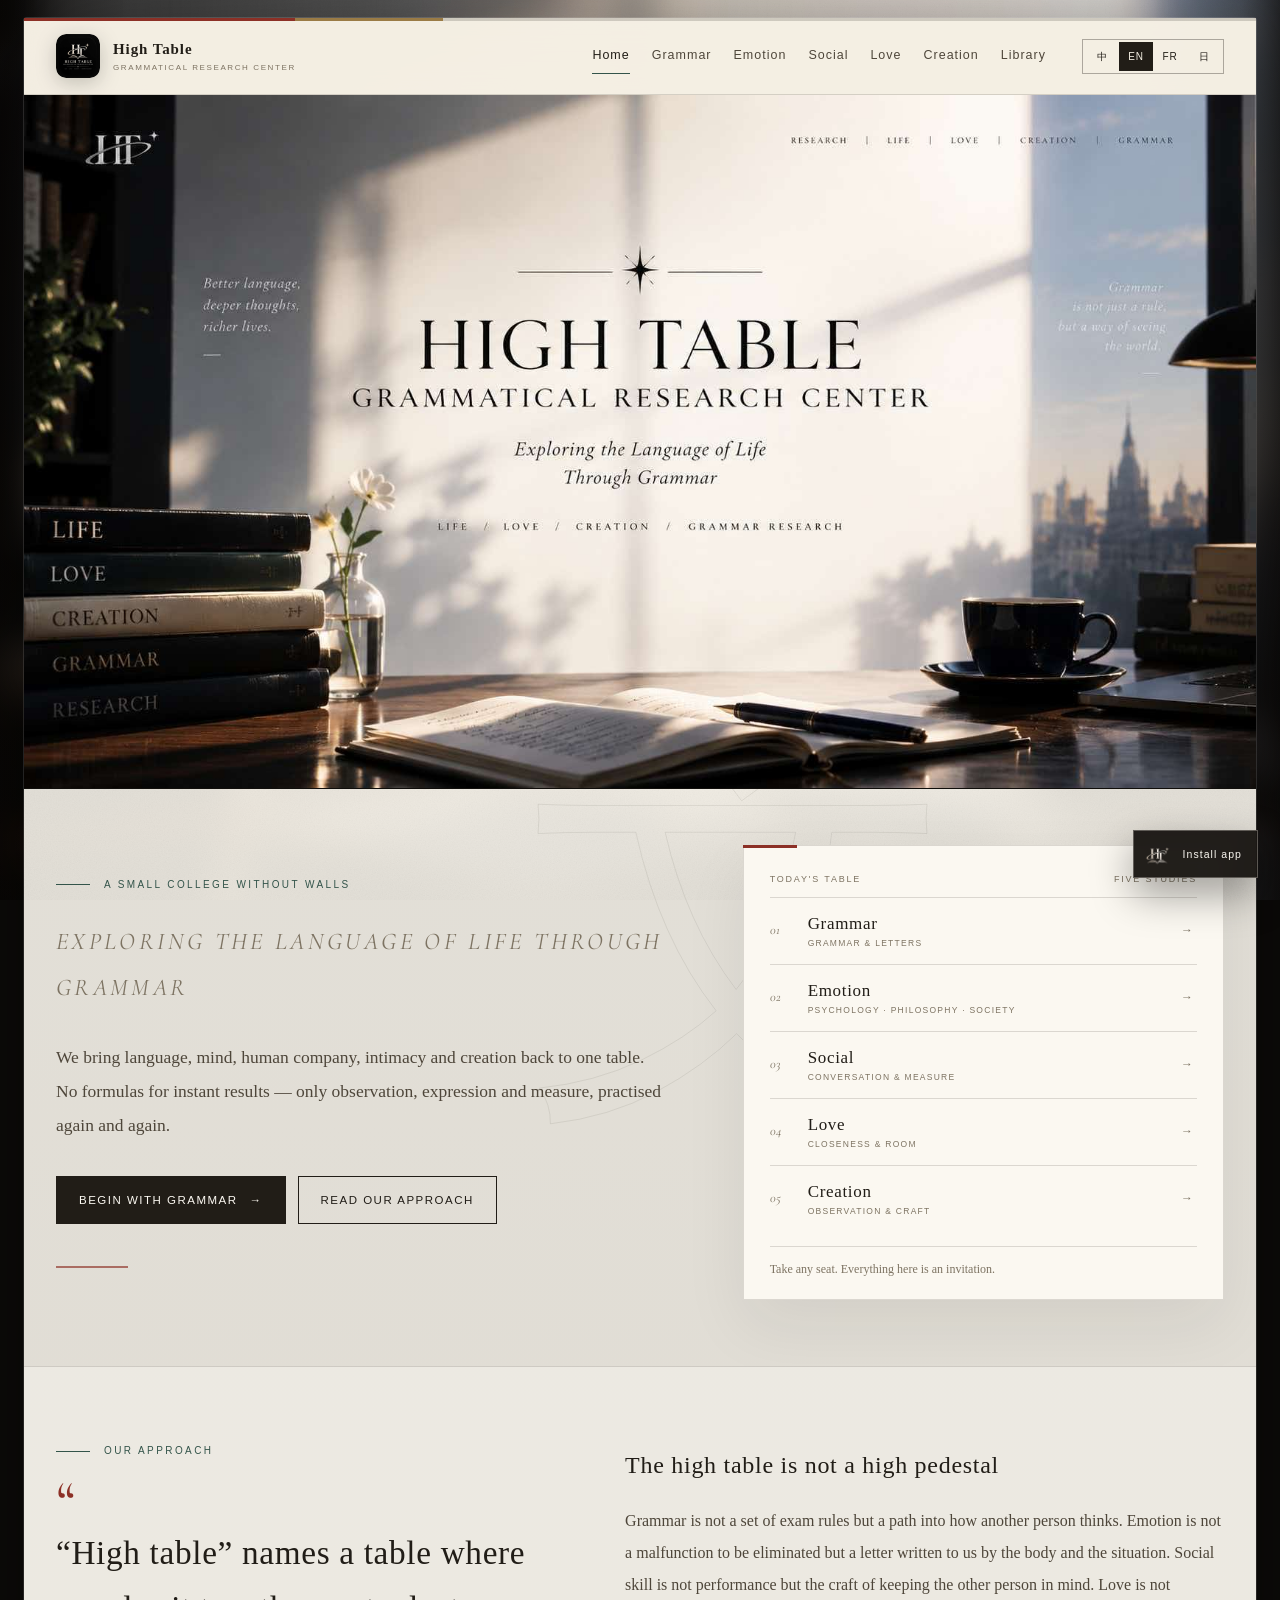
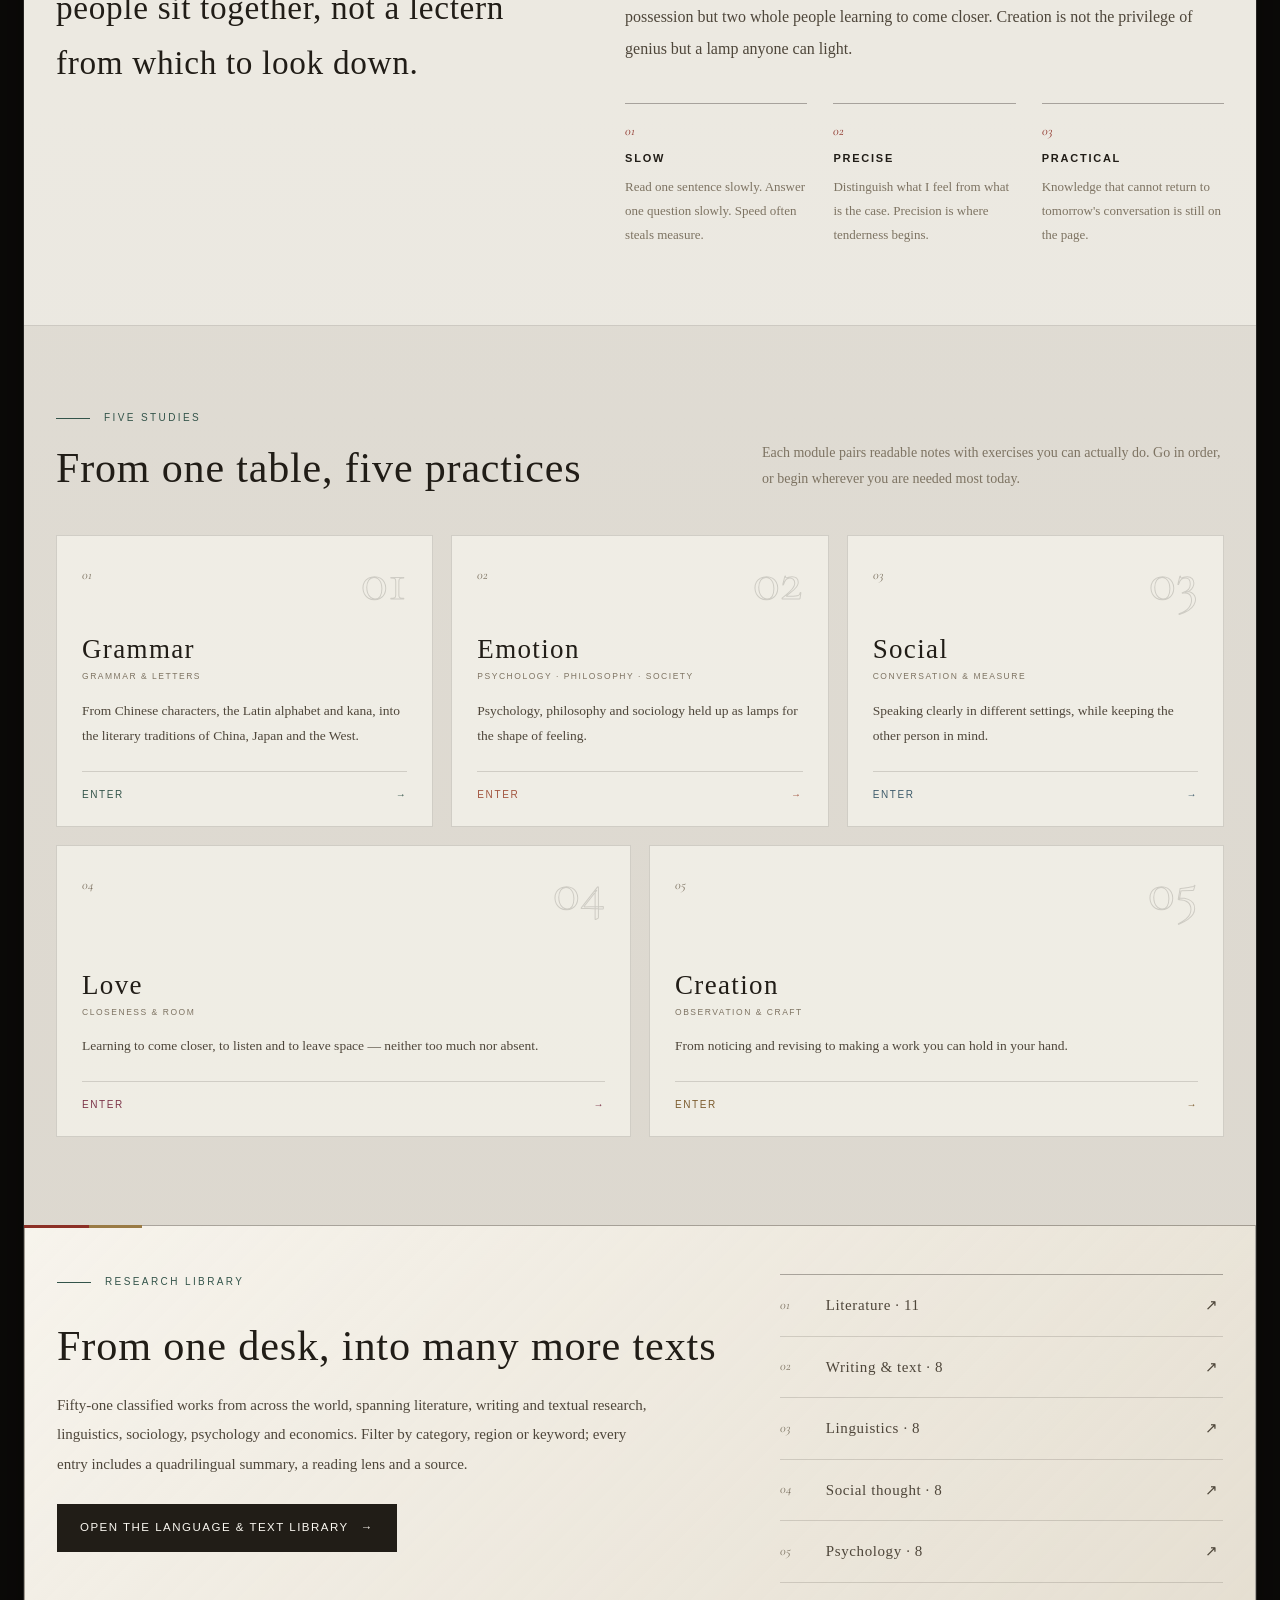
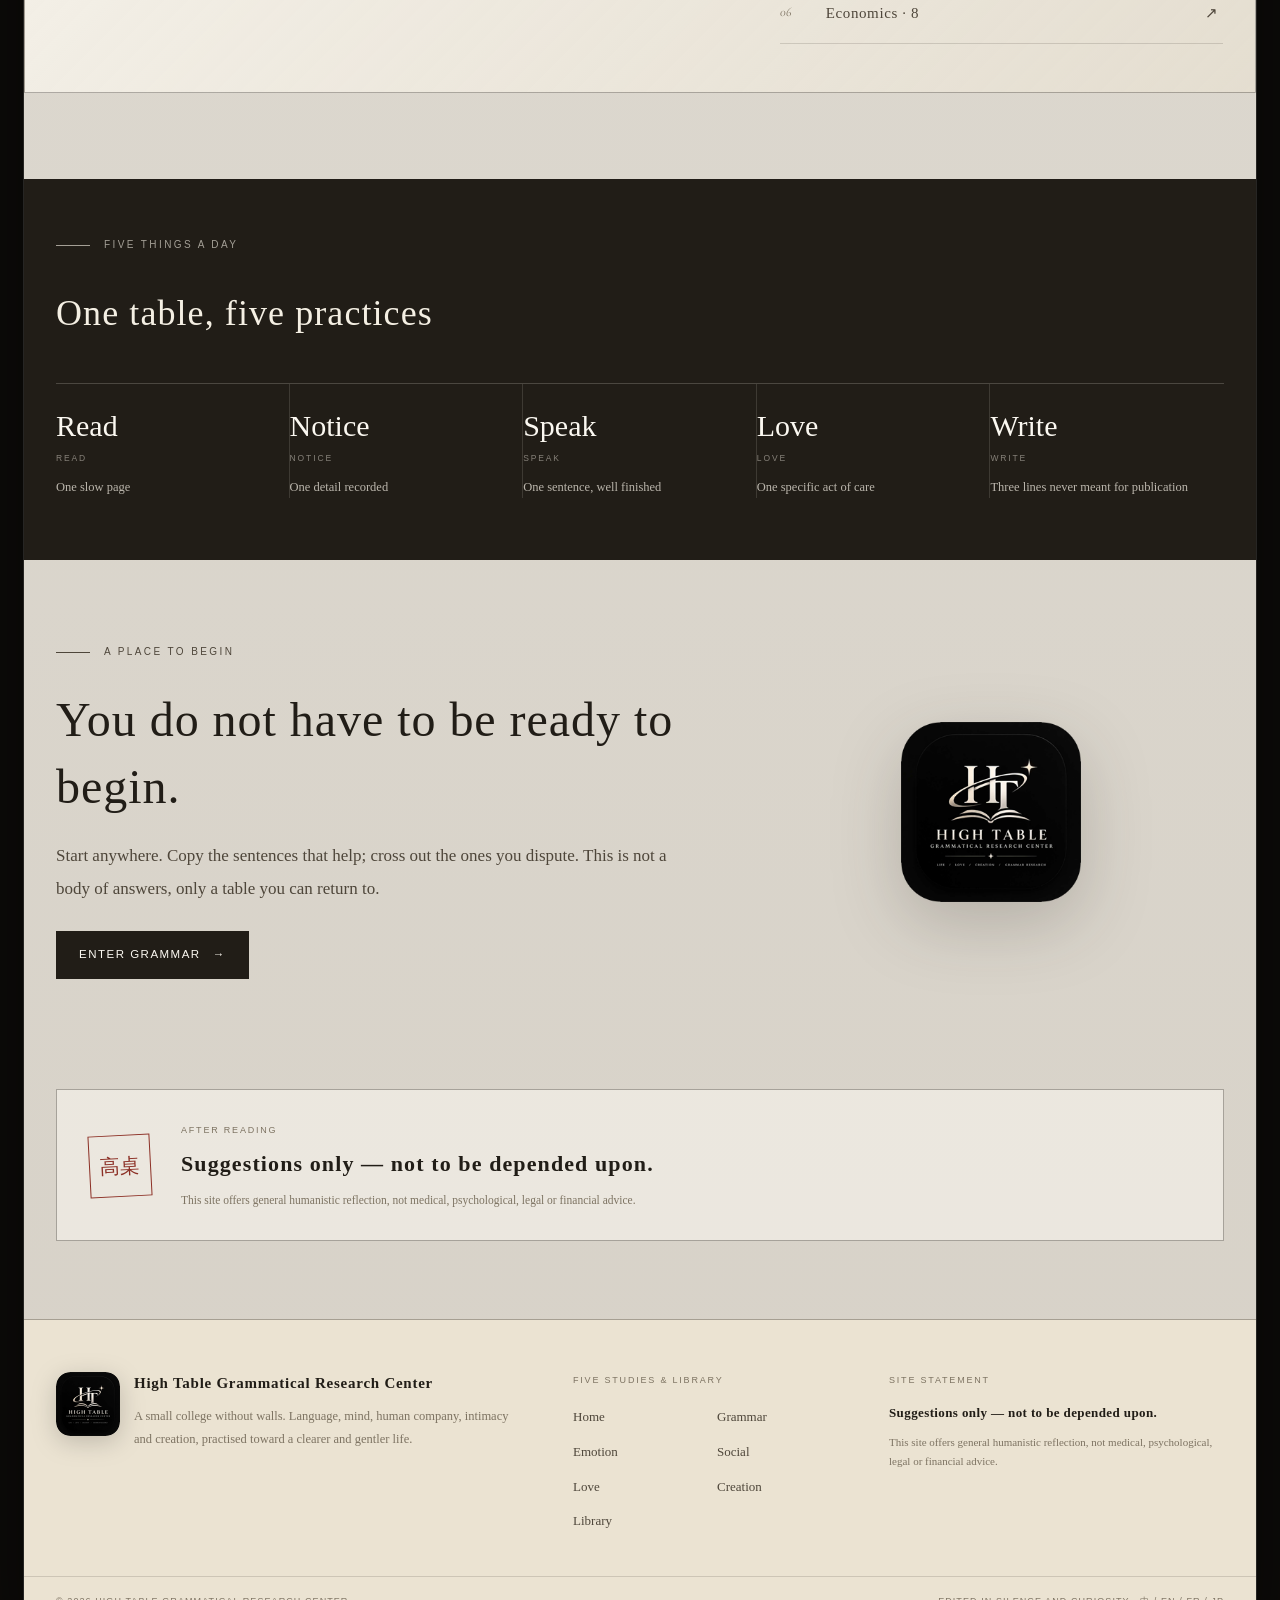
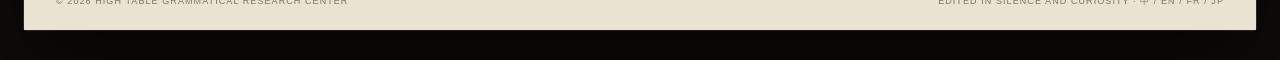
<file: index.html>
<!doctype html>
<html lang="en">
<head>
  <meta charset="utf-8">
  <meta name="viewport" content="width=device-width, initial-scale=1, viewport-fit=cover">
  <title>High Table Grammatical Research Center — the language of life</title>
  <meta name="description" content="A small college without walls with five studies and a searchable language and text library, in Chinese, English, French and Japanese.">
  <meta name="theme-color" content="#211d17">
  <meta property="og:title" content="High Table Grammatical Research Center — the language of life">
  <meta property="og:description" content="A small college without walls with five studies and a searchable language and text library, in Chinese, English, French and Japanese.">
  <meta property="og:type" content="website">
  <script type="application/ld+json">
    {
      "@context": "https://schema.org",
      "@type": "WebSite",
      "name": "高桌文法研究中心",
      "alternateName": "High Table Grammatical Research Center",
      "inLanguage": ["zh-Hans", "en", "fr", "ja"]
    }
  </script>
  <link rel="manifest" href="manifest.webmanifest">
  <link rel="icon" type="image/png" sizes="64x64" href="assets/img/brand/favicon-64.png">
  <link rel="apple-touch-icon" href="assets/img/brand/apple-touch-icon.png">
  <meta name="application-name" content="High Table Grammatical Research Center">
  <meta name="mobile-web-app-capable" content="yes">
  <meta name="apple-mobile-web-app-capable" content="yes">
  <meta name="apple-mobile-web-app-status-bar-style" content="black-translucent">
  <meta name="apple-mobile-web-app-title" content="High Table">
  <link rel="stylesheet" href="assets/css/style.css">
</head>
<body data-page="home">
  <a class="skip-link" href="#main">Skip to content</a>

  <header class="masthead">
    <div class="masthead__inner">
      <a class="brand" href="index.html" aria-label="High Table Grammatical Research Center">
        <img class="brand__logo" src="assets/img/brand/logo-full-256.png" alt="" width="44" height="44">
        <span class="brand__text">
          <span class="brand__name" data-chrome="brandName">High Table</span>
          <span class="brand__latin" data-chrome="brandLatin">GRAMMATICAL RESEARCH CENTER</span>
        </span>
      </a>
      <button class="menu-toggle" type="button" aria-expanded="false" aria-controls="masthead-menu" data-chrome="menu">Menu</button>
      <div class="masthead__menu" id="masthead-menu">
        <nav class="nav" aria-label="Main navigation">
          <a href="index.html" aria-current="page">Home</a>
          <a href="grammar.html">Grammar</a>
          <a href="mind.html">Emotion</a>
          <a href="social.html">Social</a>
          <a href="love.html">Love</a>
          <a href="creation.html">Creation</a>
          <a href="library.html">Library</a>
        </nav>
        <div class="lang" role="group" aria-label="Choose language">
          <button type="button" data-lang="zh" aria-pressed="false" aria-label="中文">中</button>
          <button type="button" data-lang="en" aria-pressed="true" aria-label="English">EN</button>
          <button type="button" data-lang="fr" aria-pressed="false" aria-label="Français">FR</button>
          <button type="button" data-lang="ja" aria-pressed="false" aria-label="日本語">日</button>
        </div>
      </div>
    </div>
  </header>

  <main id="main" class="site-main">
    <noscript>
      <div class="wrap" style="padding:80px 32px">
        <p>本站需要 JavaScript 才能切换中英法三种语言与显示正文。请启用 JavaScript 后刷新。</p>
        <p>This site needs JavaScript to switch between Chinese, English and French. Please enable it and reload.</p>
        <p>Ce site nécessite JavaScript pour changer de langue. Veuillez l'activer puis recharger la page.</p>
      </div>
    </noscript>
  </main>

  <footer class="site-footer">
    <div class="footer__main">
      <div>
        <div class="footer__brand">
          <img class="footer__logo" src="assets/img/brand/logo-full-256.png" alt="" width="64" height="64">
          <div>
            <span class="footer__name" data-chrome="footerBrand">High Table Grammatical Research Center</span>
            <p class="footer__tagline" data-chrome="footerTagline">A small college without walls. Language, mind, human company, intimacy and creation, practised toward a clearer and gentler life.</p>
          </div>
        </div>
      </div>
      <div>
        <p class="footer__heading" data-chrome="footerExplore">Five studies & library</p>
        <nav class="footer__nav" aria-label="Footer navigation">
          <a href="grammar.html">Grammar</a>
          <a href="mind.html">Emotion</a>
          <a href="social.html">Social</a>
          <a href="love.html">Love</a>
          <a href="creation.html">Creation</a>
          <a href="library.html">Library</a>
          <a href="index.html">Home</a>
        </nav>
      </div>
      <div>
        <p class="footer__heading" data-chrome="footerStatement">Site statement</p>
        <p class="footer__statement" data-chrome="disclaimer">Suggestions only — not to be depended upon.</p>
        <p class="footer__note" data-chrome="disclaimerNote">This site offers general humanistic reflection, not medical, psychological, legal or financial advice.</p>
      </div>
    </div>
    <div class="footer__bottom">
      <span data-chrome="footerRights">© 2026 High Table Grammatical Research Center</span>
      <span data-chrome="footerMade">Edited in silence and curiosity · 中 / EN / FR / JP</span>
    </div>
  </footer>

  <script src="assets/js/content/home.js"></script>
  <script src="assets/js/site.js"></script>
</body>
</html>
</file>
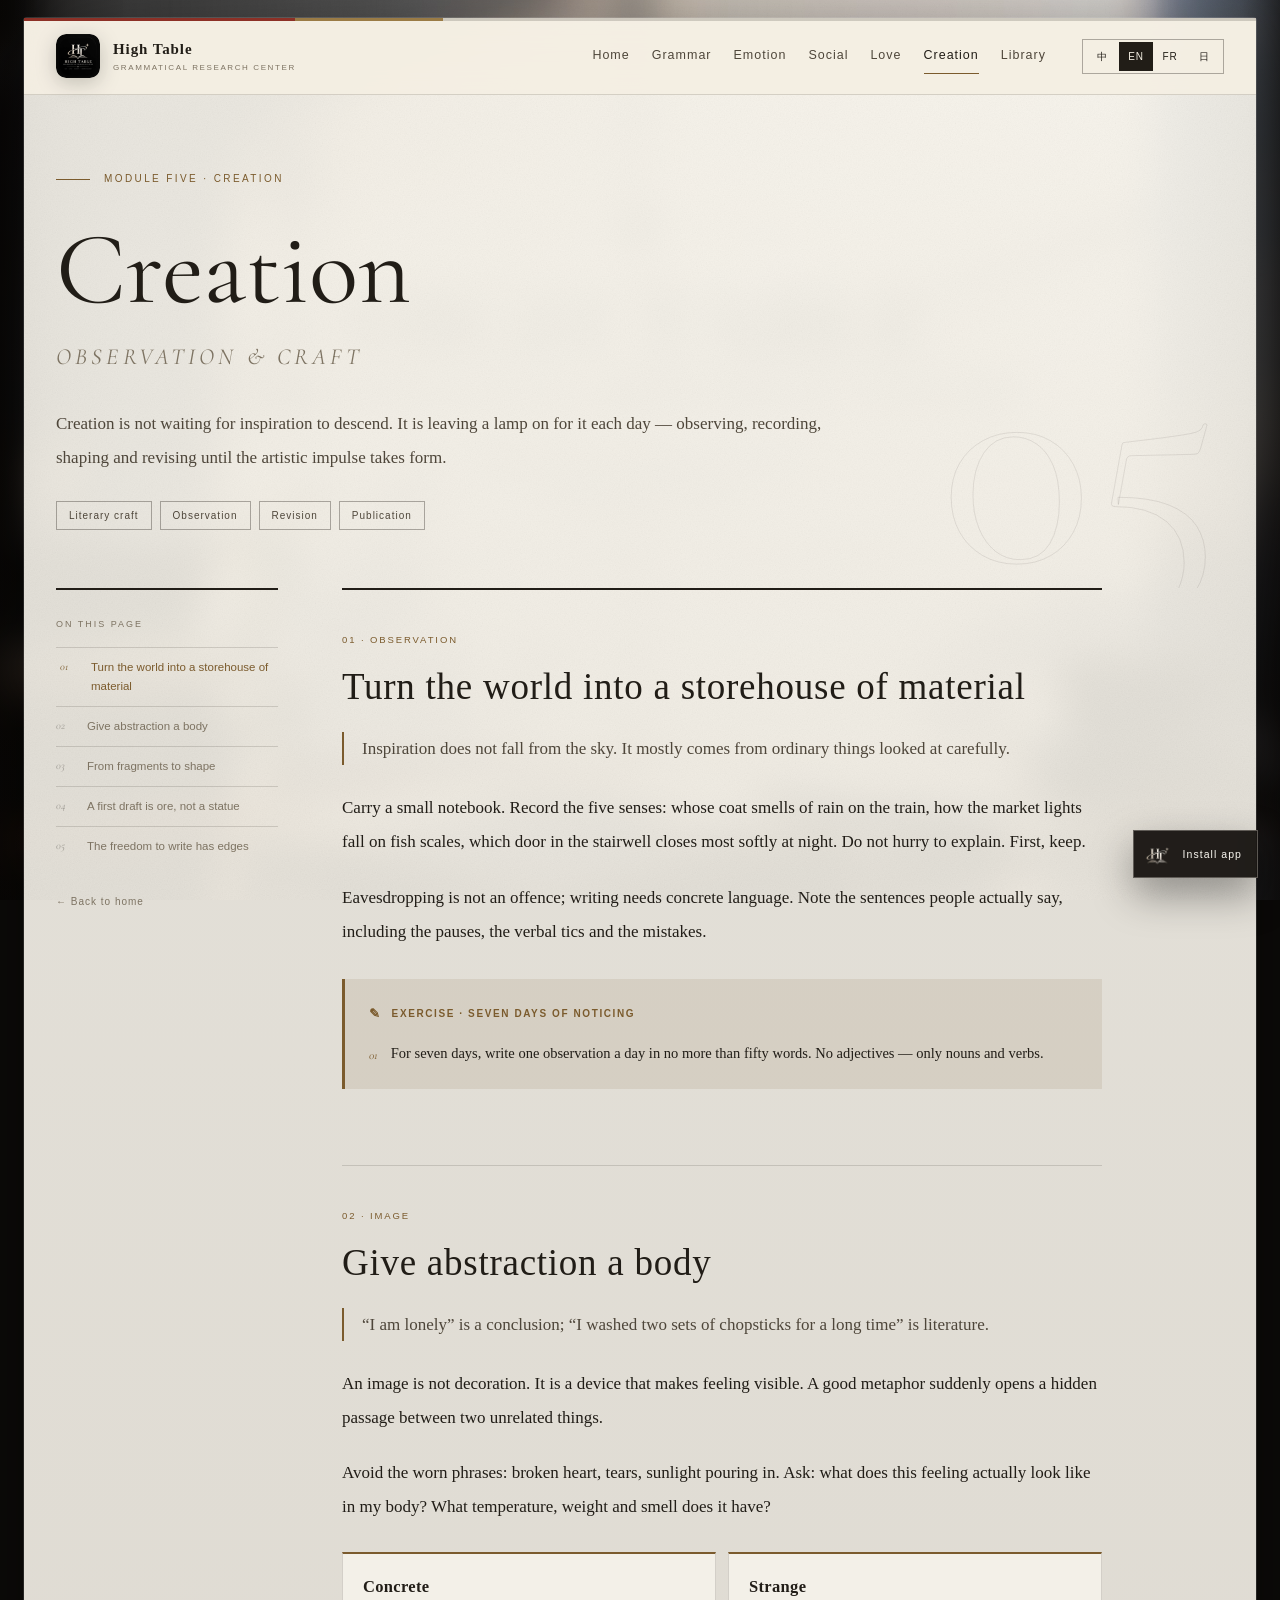
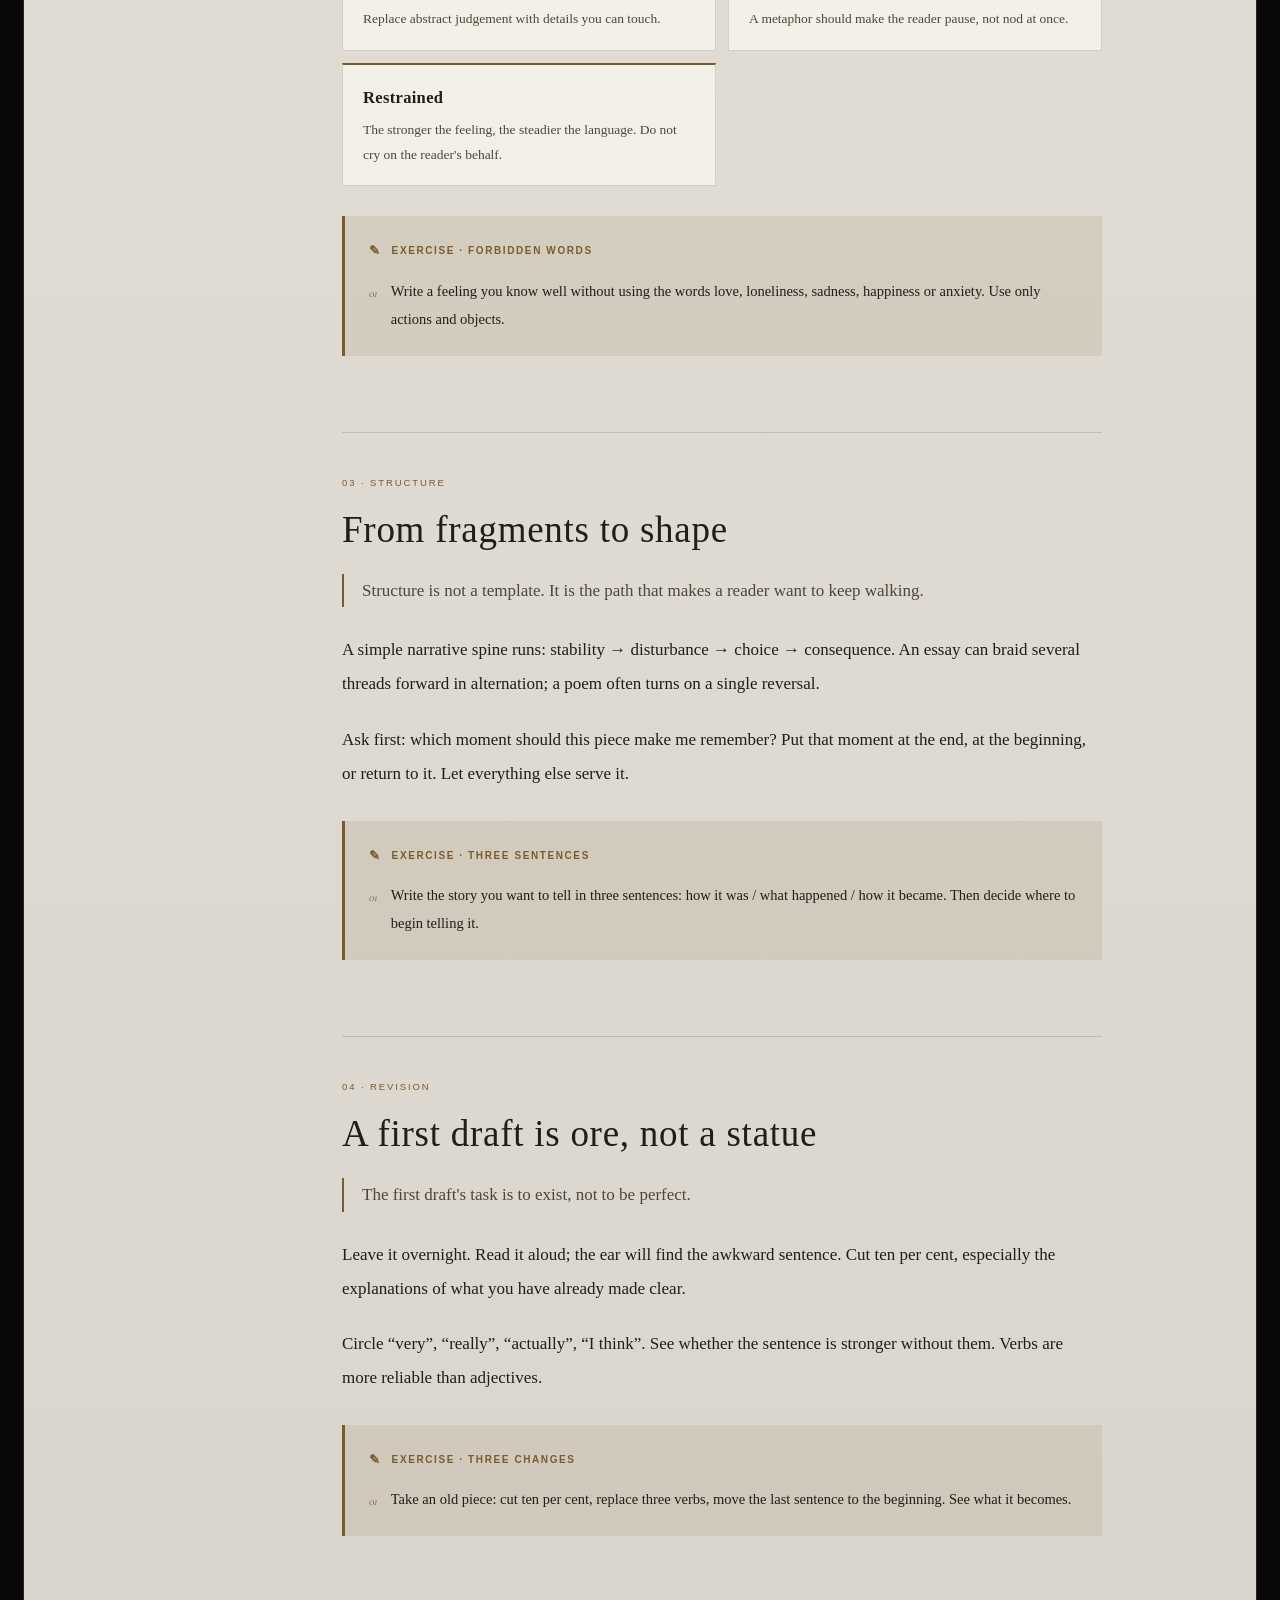
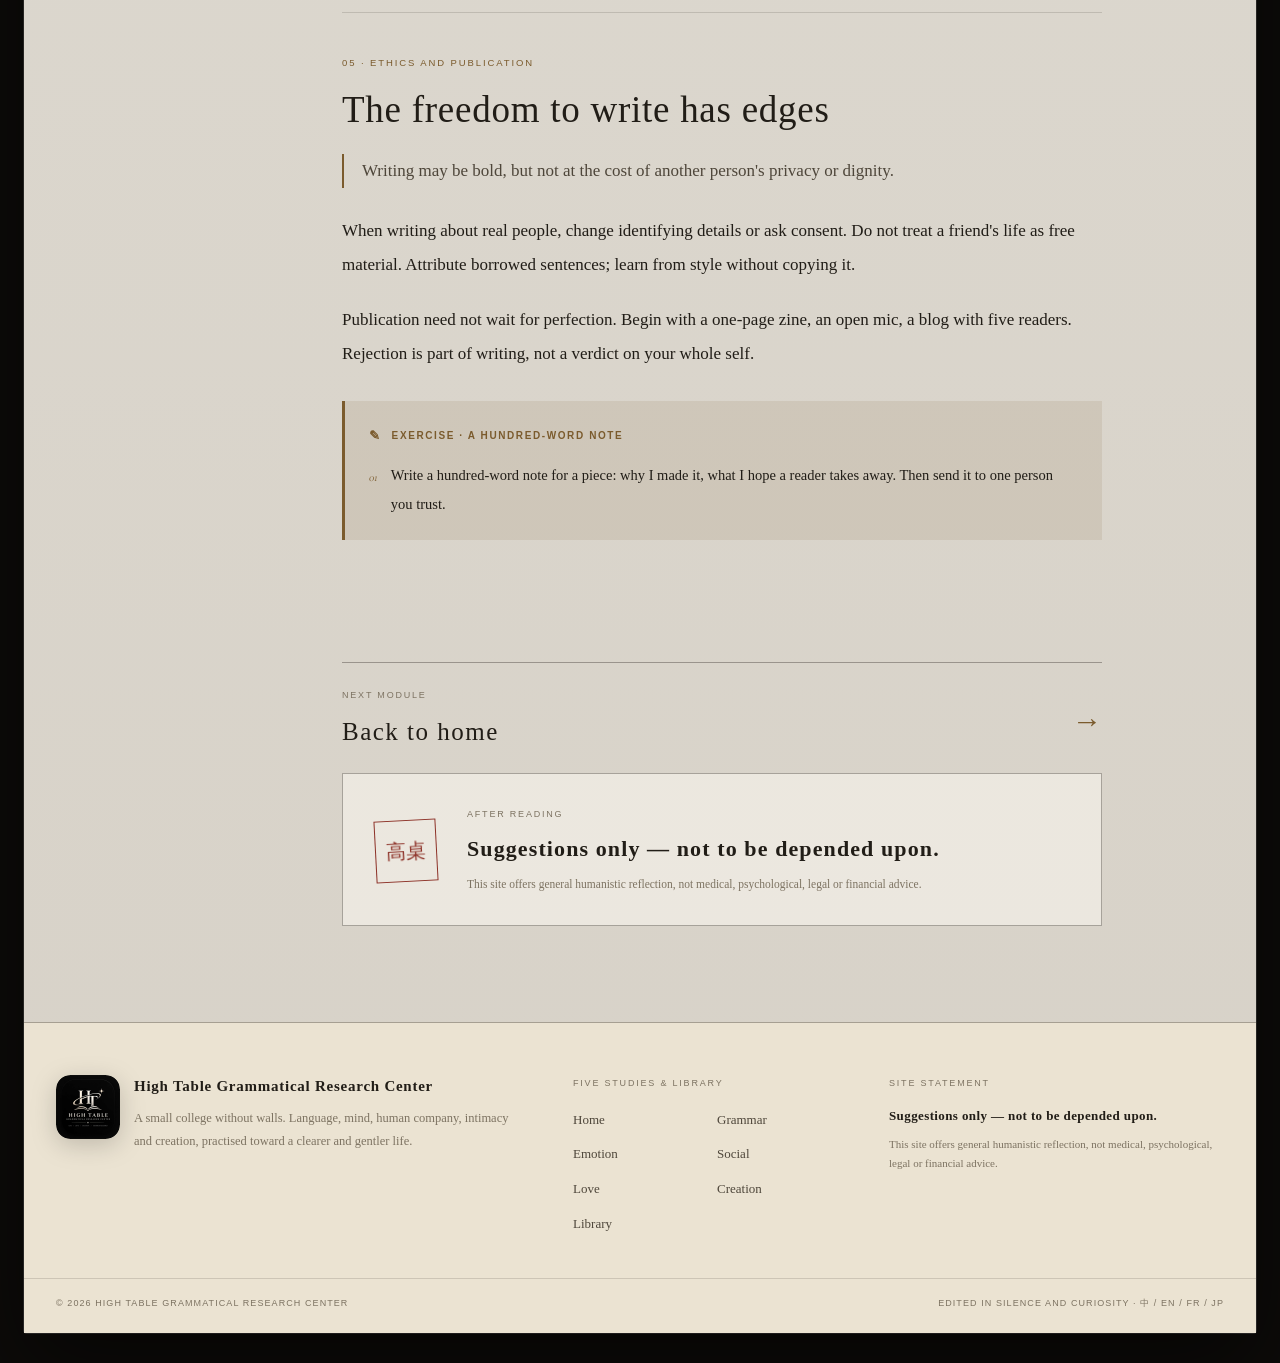
<file: creation.html>
<!doctype html>
<html lang="en">
<head>
  <meta charset="utf-8">
  <meta name="viewport" content="width=device-width, initial-scale=1, viewport-fit=cover">
  <title>Creation — observation, image and revision | High Table Grammatical Research Center</title>
  <meta name="description" content="From noticing to revising: turning an inner literary impulse into a work you can hold in your hand.">
  <meta name="theme-color" content="#211d17">
  <meta property="og:title" content="Creation — observation, image and revision | High Table Grammatical Research Center">
  <meta property="og:description" content="From noticing to revising: turning an inner literary impulse into a work you can hold in your hand.">
  <meta property="og:type" content="article">
  <link rel="manifest" href="manifest.webmanifest">
  <link rel="icon" type="image/png" sizes="64x64" href="assets/img/brand/favicon-64.png">
  <link rel="apple-touch-icon" href="assets/img/brand/apple-touch-icon.png">
  <meta name="application-name" content="High Table Grammatical Research Center">
  <meta name="mobile-web-app-capable" content="yes">
  <meta name="apple-mobile-web-app-capable" content="yes">
  <meta name="apple-mobile-web-app-status-bar-style" content="black-translucent">
  <meta name="apple-mobile-web-app-title" content="High Table">
  <link rel="stylesheet" href="assets/css/style.css">
</head>
<body data-page="creation">
  <a class="skip-link" href="#main">Skip to content</a>

  <header class="masthead">
    <div class="masthead__inner">
      <a class="brand" href="index.html" aria-label="High Table Grammatical Research Center">
        <img class="brand__logo" src="assets/img/brand/logo-full-256.png" alt="" width="44" height="44">
        <span class="brand__text">
          <span class="brand__name" data-chrome="brandName">High Table</span>
          <span class="brand__latin" data-chrome="brandLatin">GRAMMATICAL RESEARCH CENTER</span>
        </span>
      </a>
      <button class="menu-toggle" type="button" aria-expanded="false" aria-controls="masthead-menu" data-chrome="menu">Menu</button>
      <div class="masthead__menu" id="masthead-menu">
        <nav class="nav" aria-label="Main navigation">
          <a href="index.html">Home</a>
          <a href="grammar.html">Grammar</a>
          <a href="mind.html">Emotion</a>
          <a href="social.html">Social</a>
          <a href="love.html">Love</a>
          <a href="creation.html" aria-current="page">Creation</a>
          <a href="library.html">Library</a>
        </nav>
        <div class="lang" role="group" aria-label="Choose language">
          <button type="button" data-lang="zh" aria-pressed="false" aria-label="中文">中</button>
          <button type="button" data-lang="en" aria-pressed="true" aria-label="English">EN</button>
          <button type="button" data-lang="fr" aria-pressed="false" aria-label="Français">FR</button>
          <button type="button" data-lang="ja" aria-pressed="false" aria-label="日本語">日</button>
        </div>
      </div>
    </div>
  </header>

  <main id="main" class="site-main">
    <noscript>
      <div class="wrap" style="padding:80px 32px">
        <p>本站需要 JavaScript 才能切换中英法三种语言与显示正文。请启用 JavaScript 后刷新。</p>
        <p>This site needs JavaScript to switch between Chinese, English and French. Please enable it and reload.</p>
        <p>Ce site nécessite JavaScript pour changer de langue. Veuillez l'activer puis recharger la page.</p>
      </div>
    </noscript>
  </main>

  <footer class="site-footer">
    <div class="footer__main">
      <div>
        <div class="footer__brand">
          <img class="footer__logo" src="assets/img/brand/logo-full-256.png" alt="" width="64" height="64">
          <div>
            <span class="footer__name" data-chrome="footerBrand">High Table Grammatical Research Center</span>
            <p class="footer__tagline" data-chrome="footerTagline">A small college without walls. Language, mind, human company, intimacy and creation, practised toward a clearer and gentler life.</p>
          </div>
        </div>
      </div>
      <div>
        <p class="footer__heading" data-chrome="footerExplore">Five studies & library</p>
        <nav class="footer__nav" aria-label="Footer navigation">
          <a href="grammar.html">Grammar</a>
          <a href="mind.html">Emotion</a>
          <a href="social.html">Social</a>
          <a href="love.html">Love</a>
          <a href="creation.html">Creation</a>
          <a href="library.html">Library</a>
          <a href="index.html">Home</a>
        </nav>
      </div>
      <div>
        <p class="footer__heading" data-chrome="footerStatement">Site statement</p>
        <p class="footer__statement" data-chrome="disclaimer">Suggestions only — not to be depended upon.</p>
        <p class="footer__note" data-chrome="disclaimerNote">This site offers general humanistic reflection, not medical, psychological, legal or financial advice.</p>
      </div>
    </div>
    <div class="footer__bottom">
      <span data-chrome="footerRights">© 2026 High Table Grammatical Research Center</span>
      <span data-chrome="footerMade">Edited in silence and curiosity · 中 / EN / FR / JP</span>
    </div>
  </footer>

  <script src="assets/js/content/creation.js"></script>
  <script src="assets/js/site.js"></script>
</body>
</html>
</file>
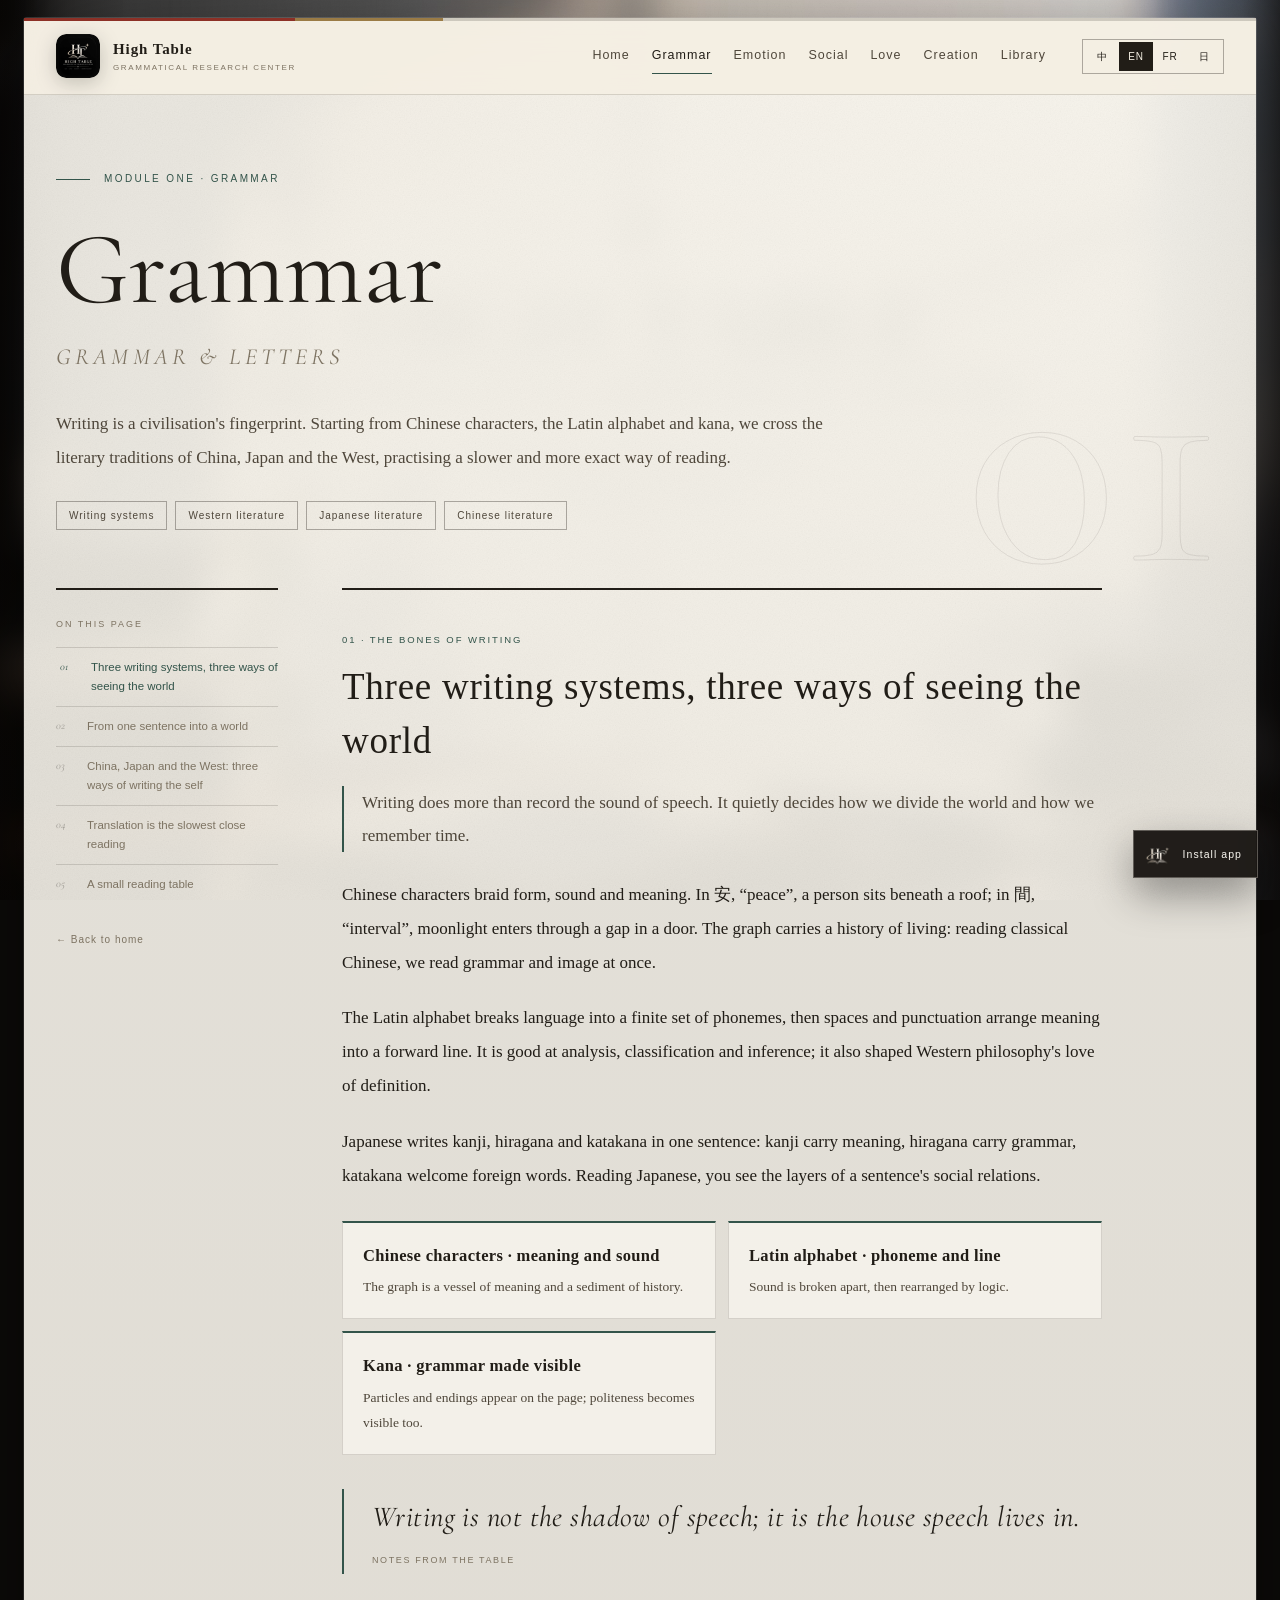
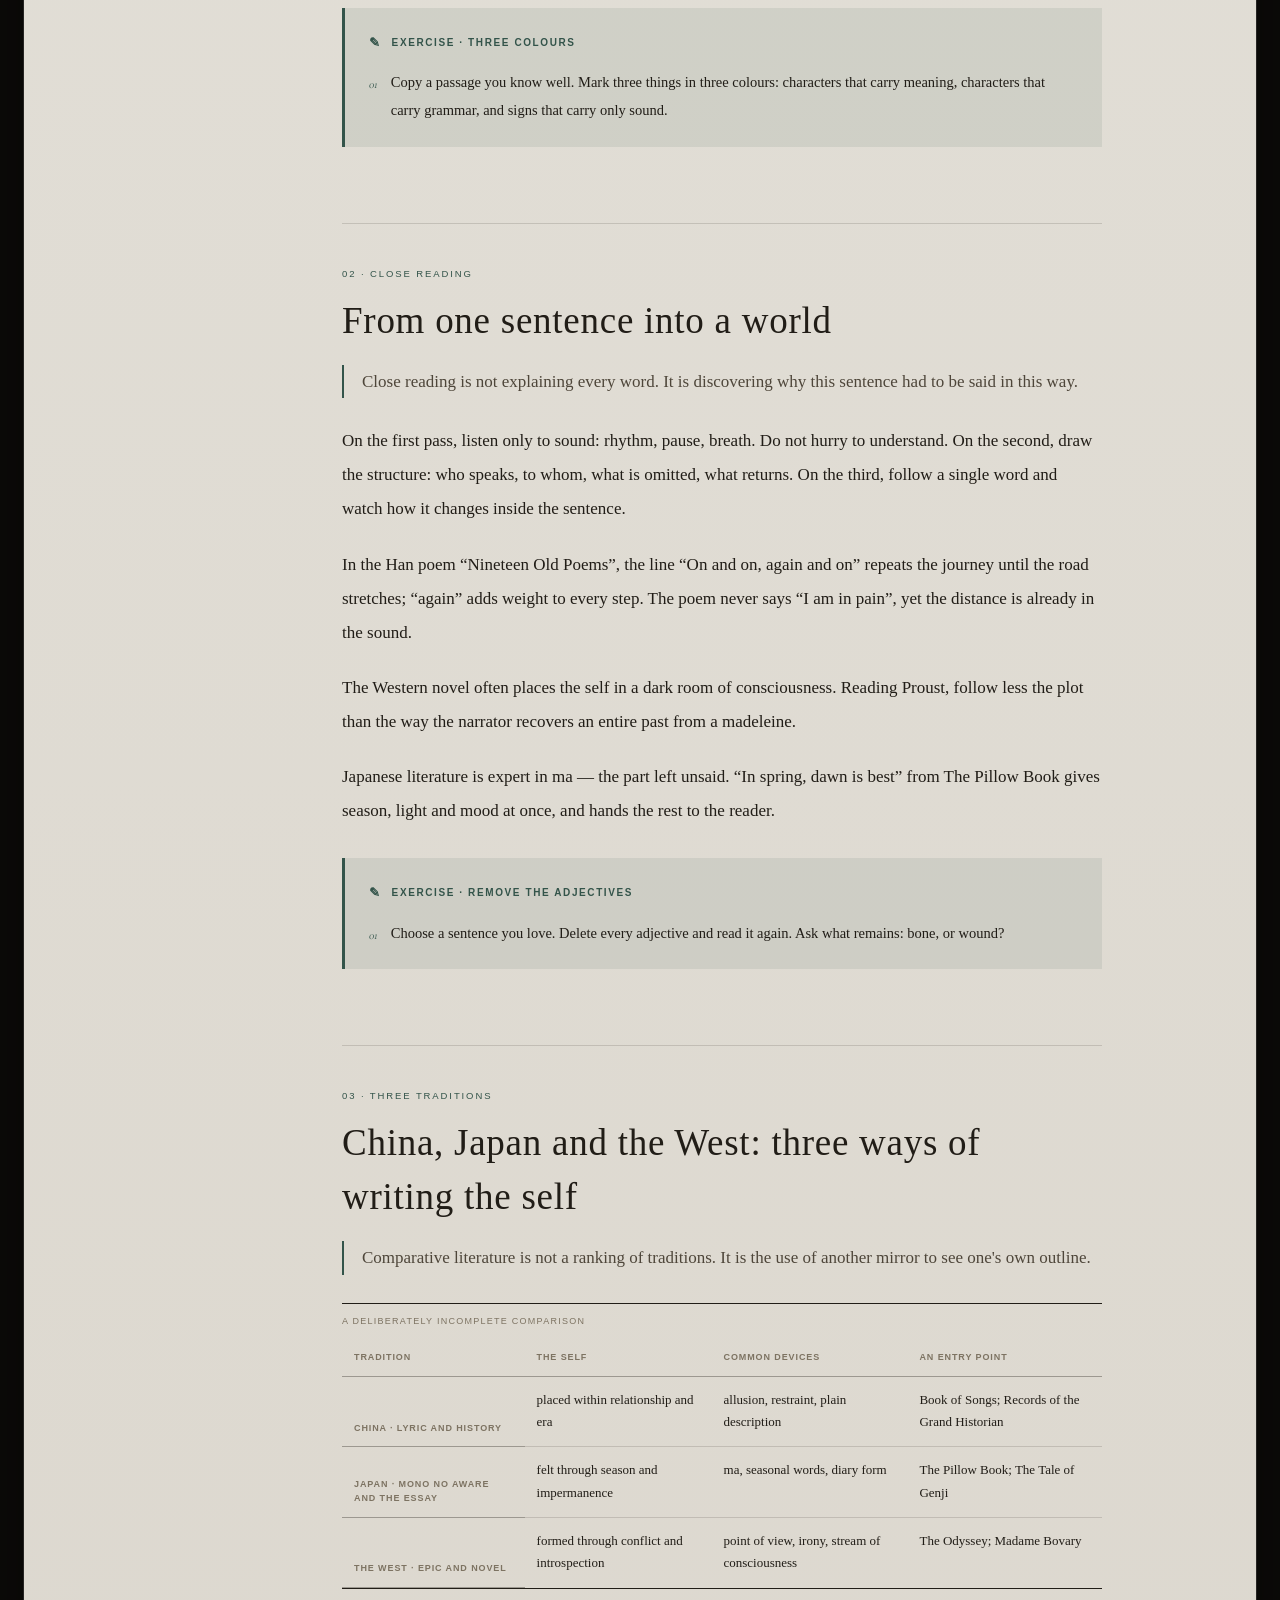
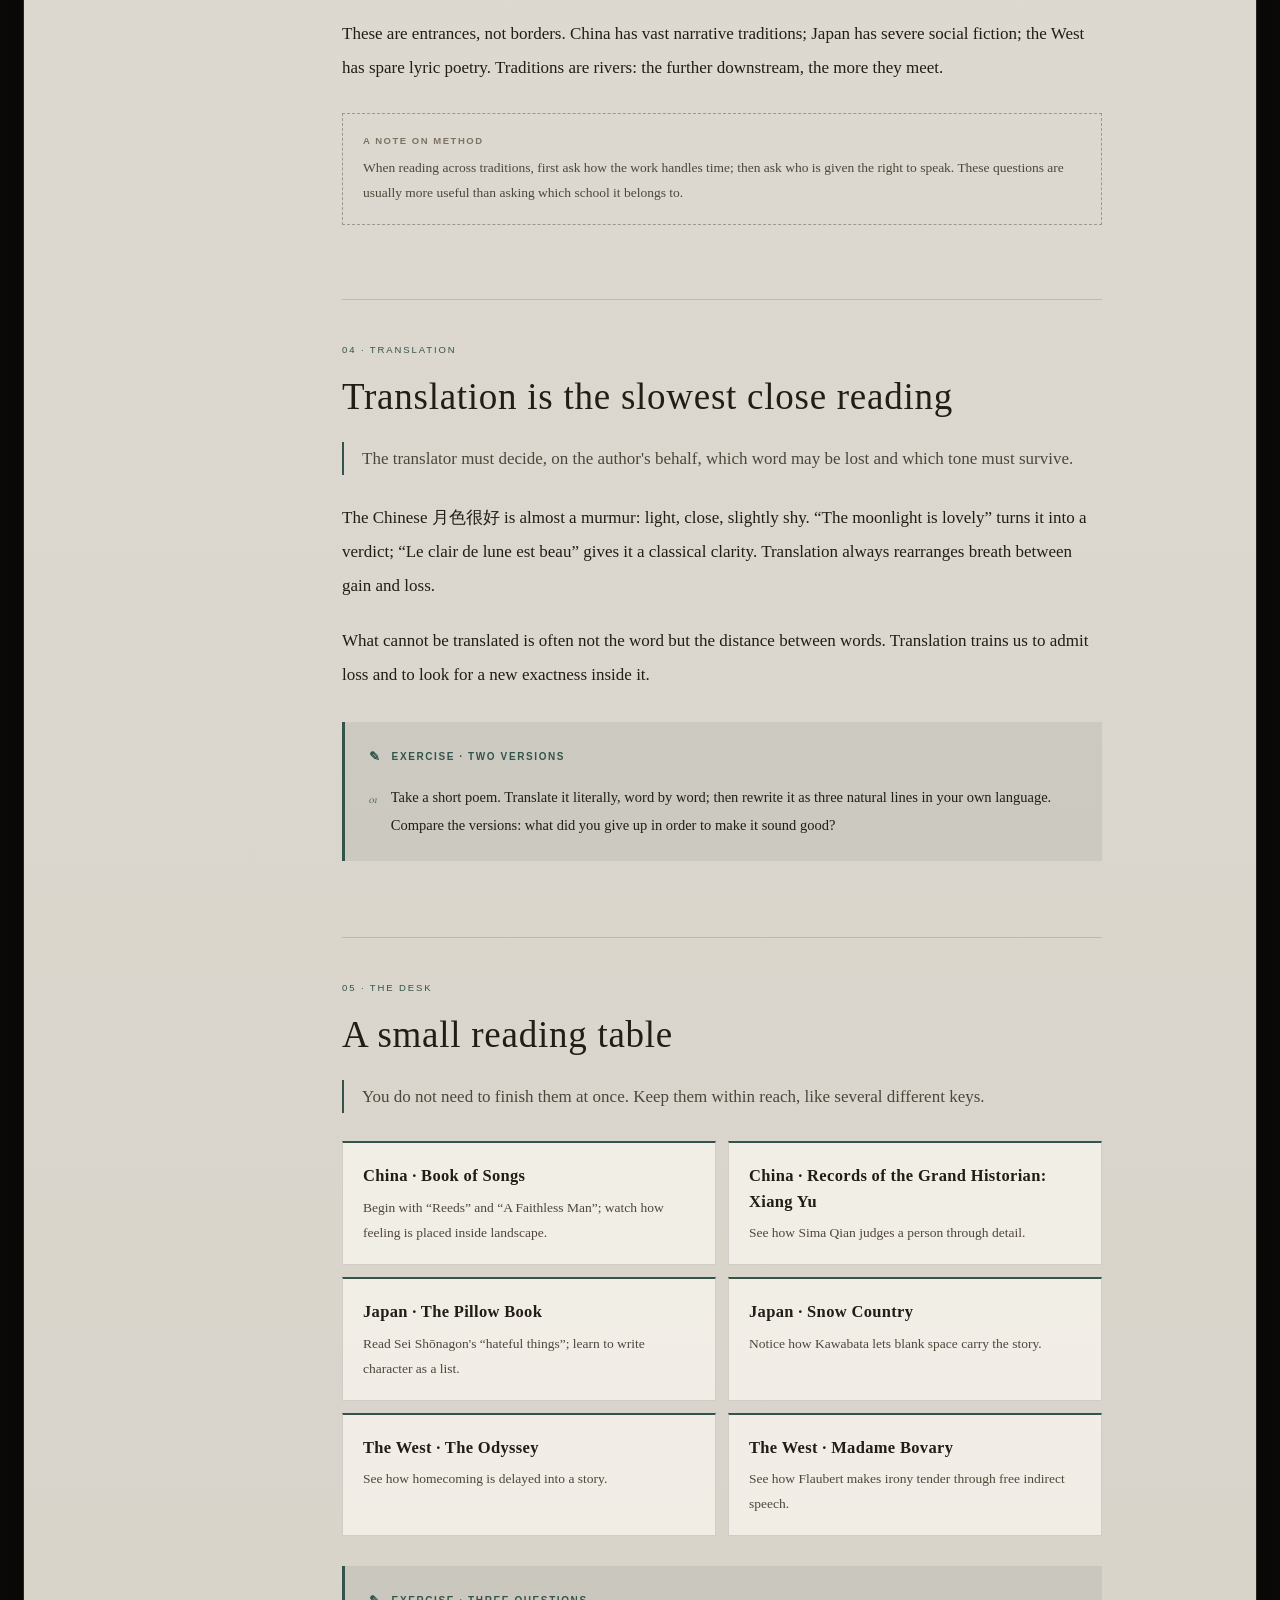
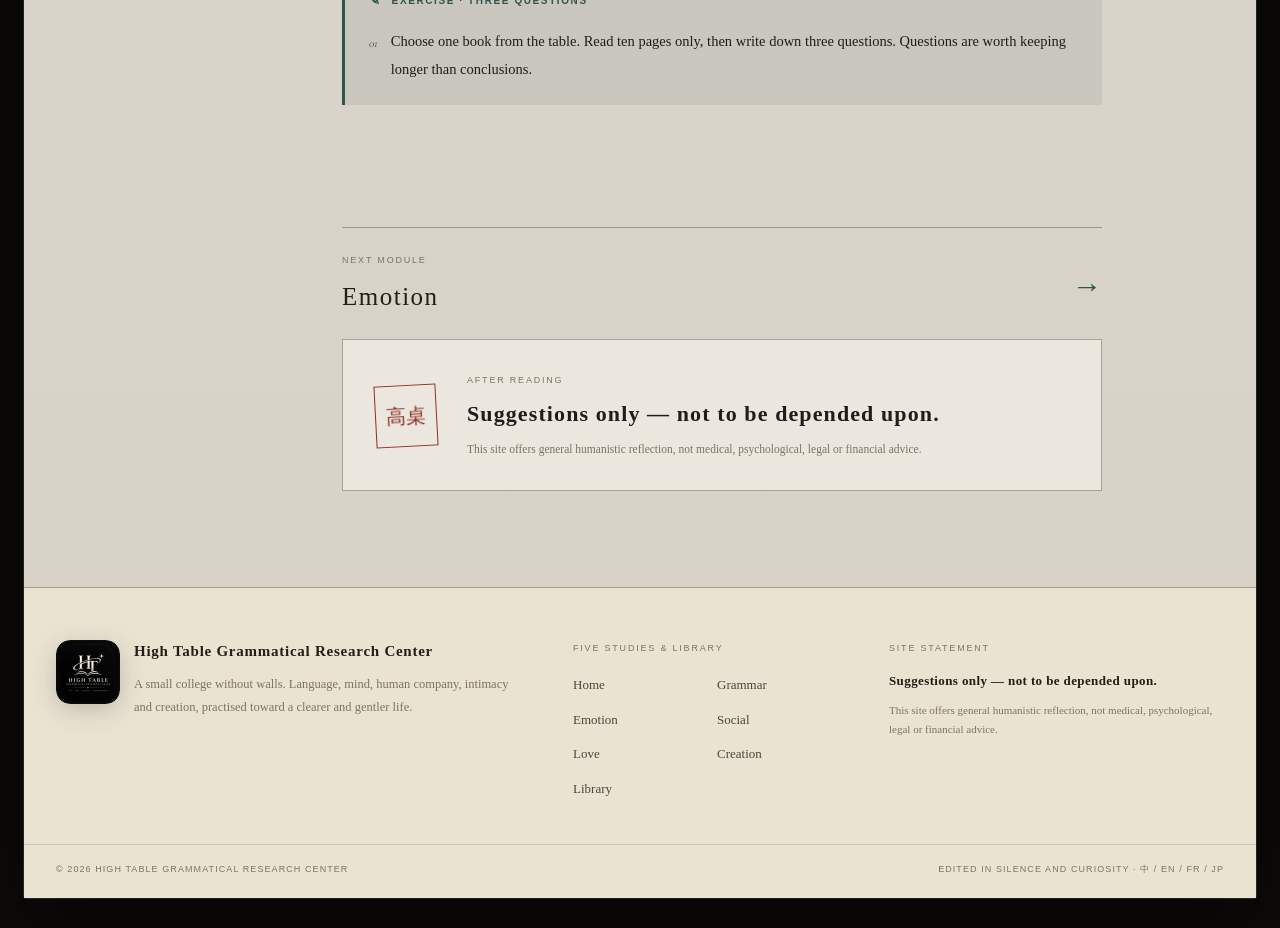
<file: grammar.html>
<!doctype html>
<html lang="en">
<head>
  <meta charset="utf-8">
  <meta name="viewport" content="width=device-width, initial-scale=1, viewport-fit=cover">
  <title>Grammar — the bones of writing | High Table Grammatical Research Center</title>
  <meta name="description" content="Chinese characters, the Latin alphabet and kana; close reading across Chinese, Japanese and Western literature.">
  <meta name="theme-color" content="#211d17">
  <meta property="og:title" content="Grammar — the bones of writing | High Table Grammatical Research Center">
  <meta property="og:description" content="Chinese characters, the Latin alphabet and kana; close reading across Chinese, Japanese and Western literature.">
  <meta property="og:type" content="article">
  <link rel="manifest" href="manifest.webmanifest">
  <link rel="icon" type="image/png" sizes="64x64" href="assets/img/brand/favicon-64.png">
  <link rel="apple-touch-icon" href="assets/img/brand/apple-touch-icon.png">
  <meta name="application-name" content="High Table Grammatical Research Center">
  <meta name="mobile-web-app-capable" content="yes">
  <meta name="apple-mobile-web-app-capable" content="yes">
  <meta name="apple-mobile-web-app-status-bar-style" content="black-translucent">
  <meta name="apple-mobile-web-app-title" content="High Table">
  <link rel="stylesheet" href="assets/css/style.css">
</head>
<body data-page="grammar">
  <a class="skip-link" href="#main">Skip to content</a>

  <header class="masthead">
    <div class="masthead__inner">
      <a class="brand" href="index.html" aria-label="High Table Grammatical Research Center">
        <img class="brand__logo" src="assets/img/brand/logo-full-256.png" alt="" width="44" height="44">
        <span class="brand__text">
          <span class="brand__name" data-chrome="brandName">High Table</span>
          <span class="brand__latin" data-chrome="brandLatin">GRAMMATICAL RESEARCH CENTER</span>
        </span>
      </a>
      <button class="menu-toggle" type="button" aria-expanded="false" aria-controls="masthead-menu" data-chrome="menu">Menu</button>
      <div class="masthead__menu" id="masthead-menu">
        <nav class="nav" aria-label="Main navigation">
          <a href="index.html">Home</a>
          <a href="grammar.html" aria-current="page">Grammar</a>
          <a href="mind.html">Emotion</a>
          <a href="social.html">Social</a>
          <a href="love.html">Love</a>
          <a href="creation.html">Creation</a>
          <a href="library.html">Library</a>
        </nav>
        <div class="lang" role="group" aria-label="Choose language">
          <button type="button" data-lang="zh" aria-pressed="false" aria-label="中文">中</button>
          <button type="button" data-lang="en" aria-pressed="true" aria-label="English">EN</button>
          <button type="button" data-lang="fr" aria-pressed="false" aria-label="Français">FR</button>
          <button type="button" data-lang="ja" aria-pressed="false" aria-label="日本語">日</button>
        </div>
      </div>
    </div>
  </header>

  <main id="main" class="site-main">
    <noscript>
      <div class="wrap" style="padding:80px 32px">
        <p>本站需要 JavaScript 才能切换中英法三种语言与显示正文。请启用 JavaScript 后刷新。</p>
        <p>This site needs JavaScript to switch between Chinese, English and French. Please enable it and reload.</p>
        <p>Ce site nécessite JavaScript pour changer de langue. Veuillez l'activer puis recharger la page.</p>
      </div>
    </noscript>
  </main>

  <footer class="site-footer">
    <div class="footer__main">
      <div>
        <div class="footer__brand">
          <img class="footer__logo" src="assets/img/brand/logo-full-256.png" alt="" width="64" height="64">
          <div>
            <span class="footer__name" data-chrome="footerBrand">High Table Grammatical Research Center</span>
            <p class="footer__tagline" data-chrome="footerTagline">A small college without walls. Language, mind, human company, intimacy and creation, practised toward a clearer and gentler life.</p>
          </div>
        </div>
      </div>
      <div>
        <p class="footer__heading" data-chrome="footerExplore">Five studies & library</p>
        <nav class="footer__nav" aria-label="Footer navigation">
          <a href="grammar.html">Grammar</a>
          <a href="mind.html">Emotion</a>
          <a href="social.html">Social</a>
          <a href="love.html">Love</a>
          <a href="creation.html">Creation</a>
          <a href="library.html">Library</a>
          <a href="index.html">Home</a>
        </nav>
      </div>
      <div>
        <p class="footer__heading" data-chrome="footerStatement">Site statement</p>
        <p class="footer__statement" data-chrome="disclaimer">Suggestions only — not to be depended upon.</p>
        <p class="footer__note" data-chrome="disclaimerNote">This site offers general humanistic reflection, not medical, psychological, legal or financial advice.</p>
      </div>
    </div>
    <div class="footer__bottom">
      <span data-chrome="footerRights">© 2026 High Table Grammatical Research Center</span>
      <span data-chrome="footerMade">Edited in silence and curiosity · 中 / EN / FR / JP</span>
    </div>
  </footer>

  <script src="assets/js/content/grammar.js"></script>
  <script src="assets/js/site.js"></script>
</body>
</html>
</file>
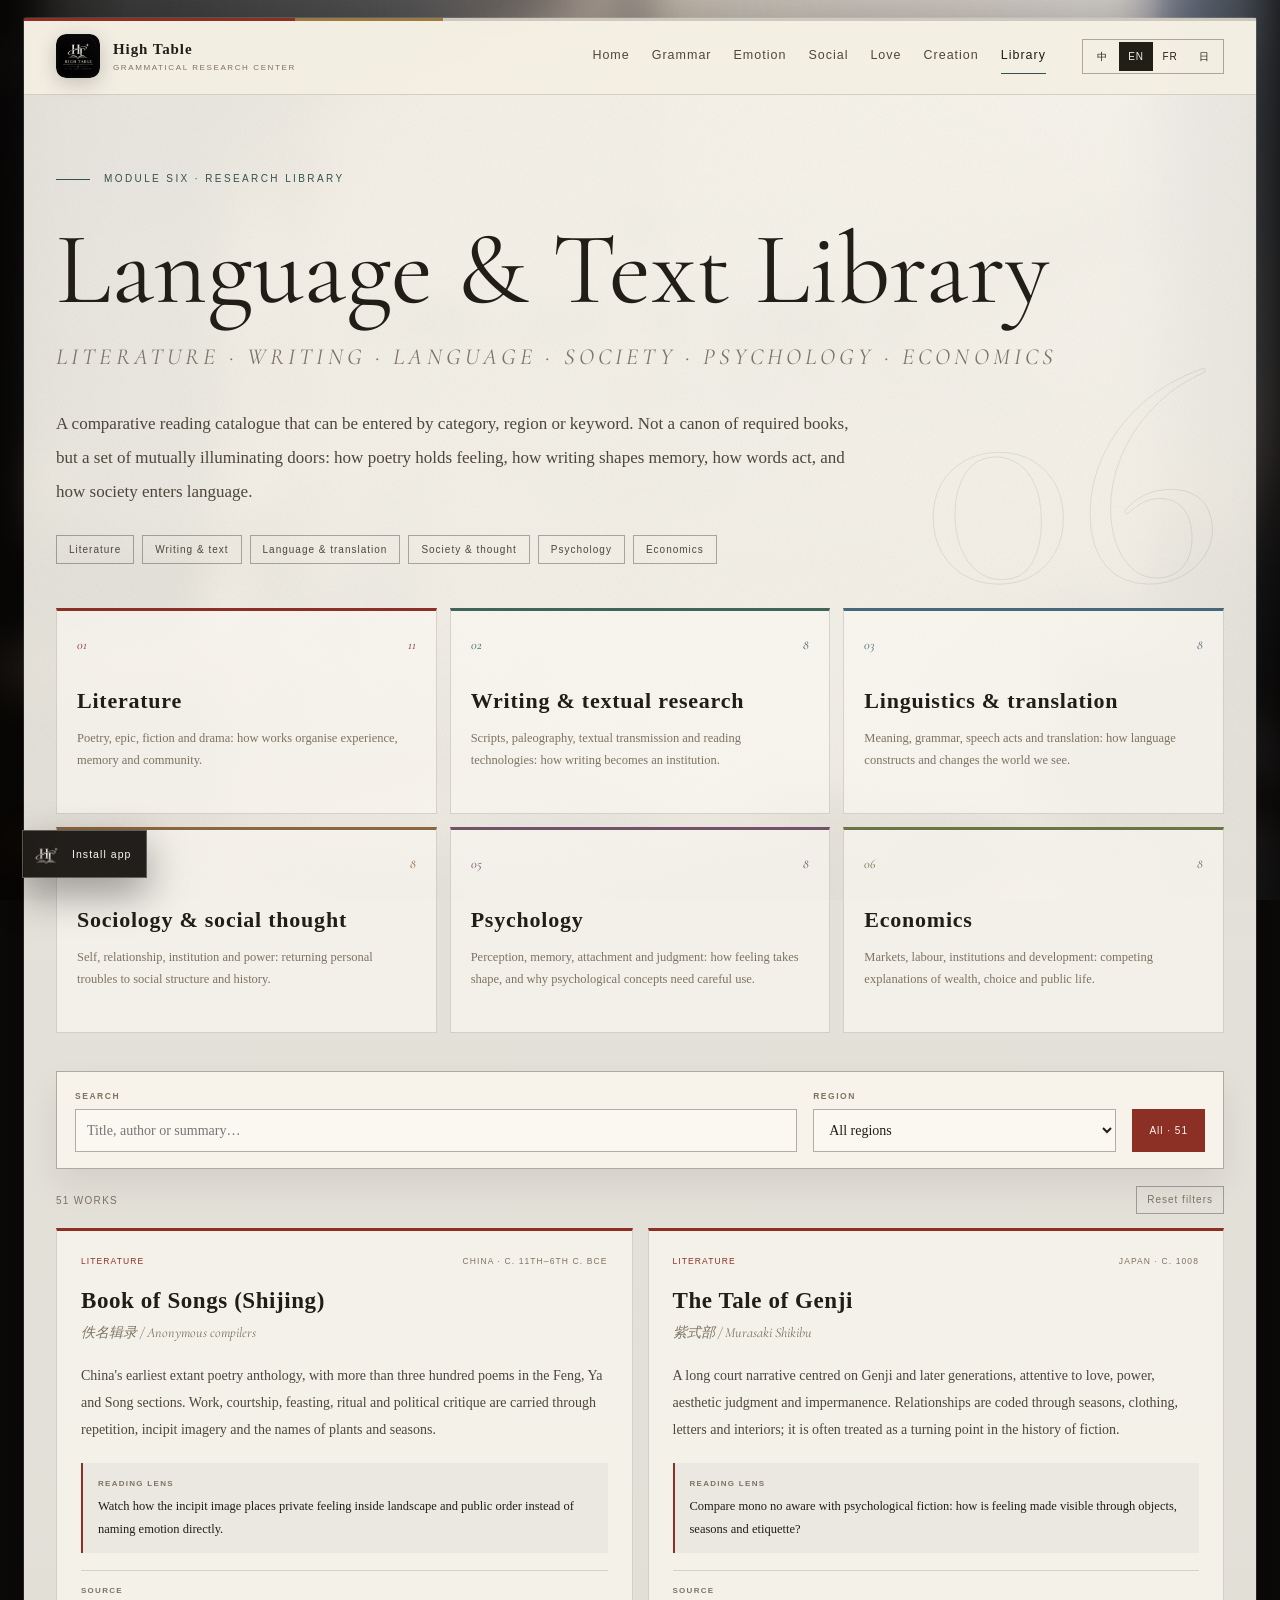
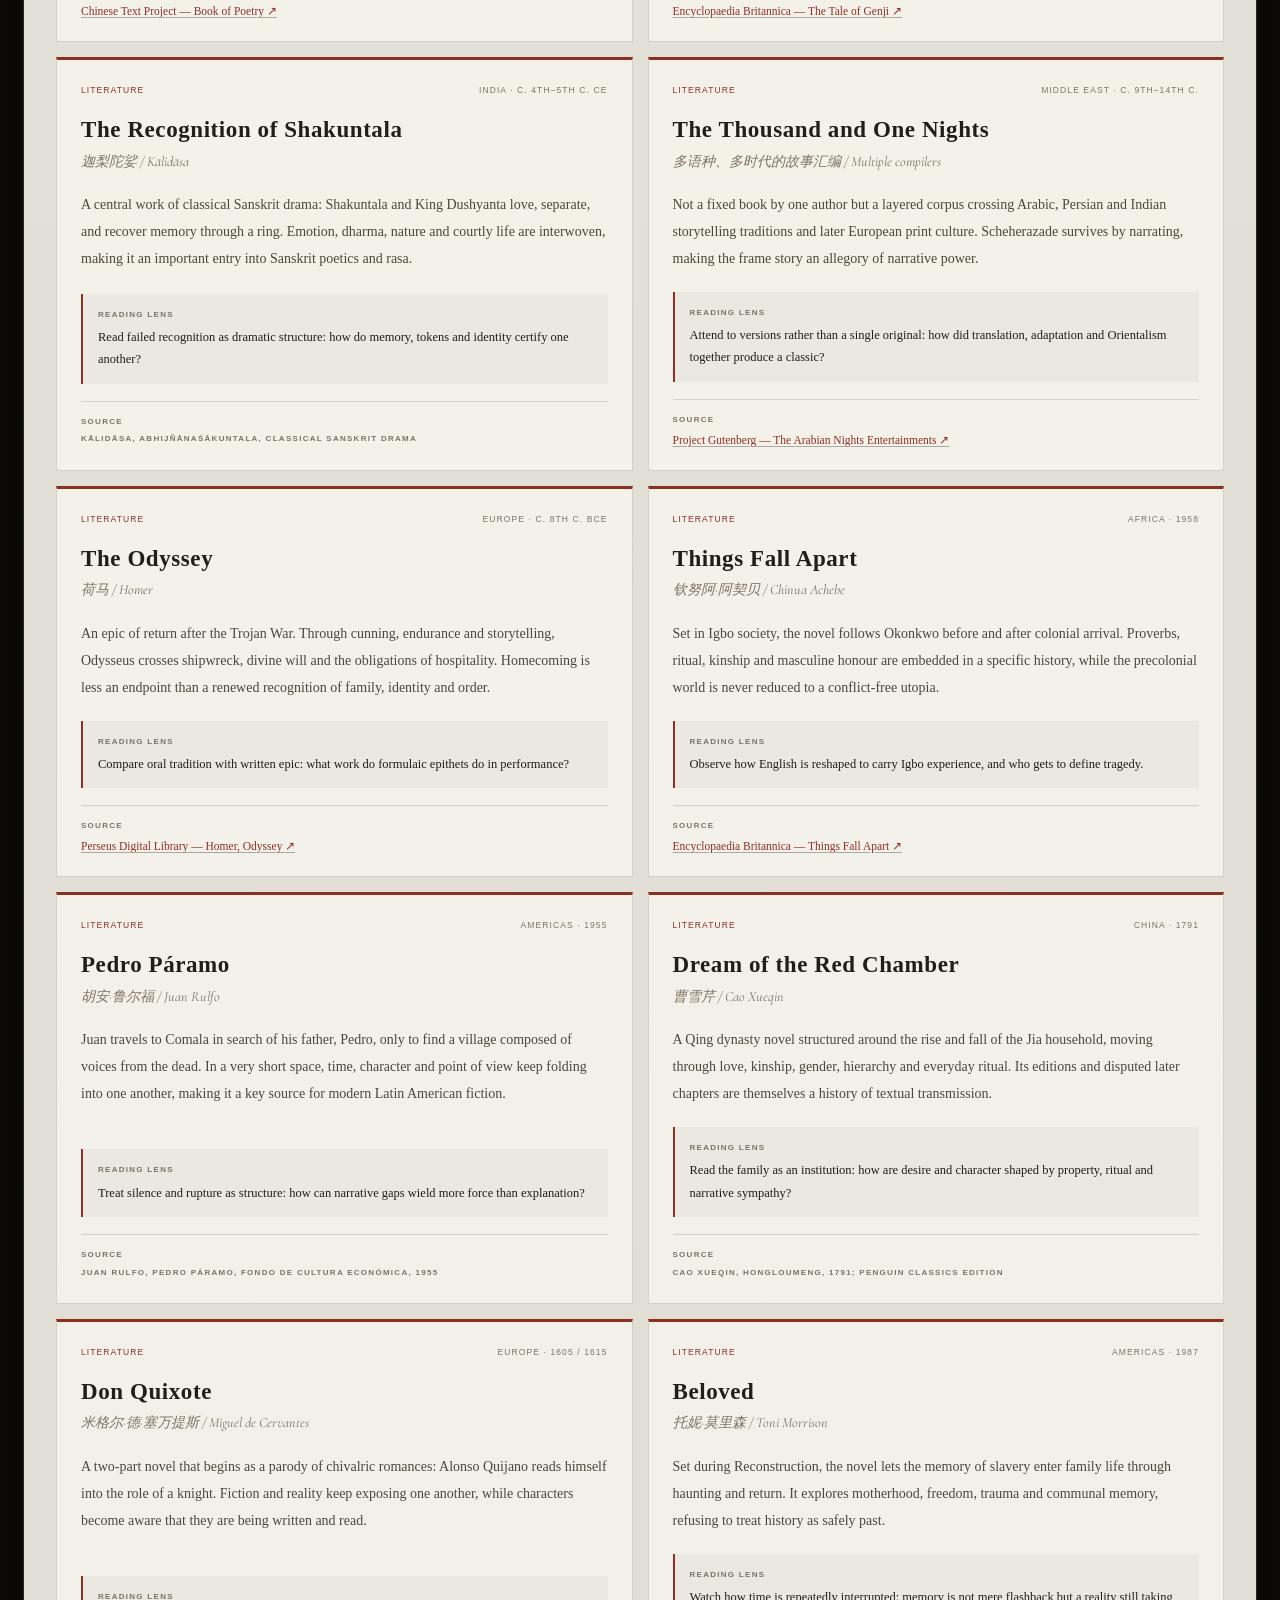
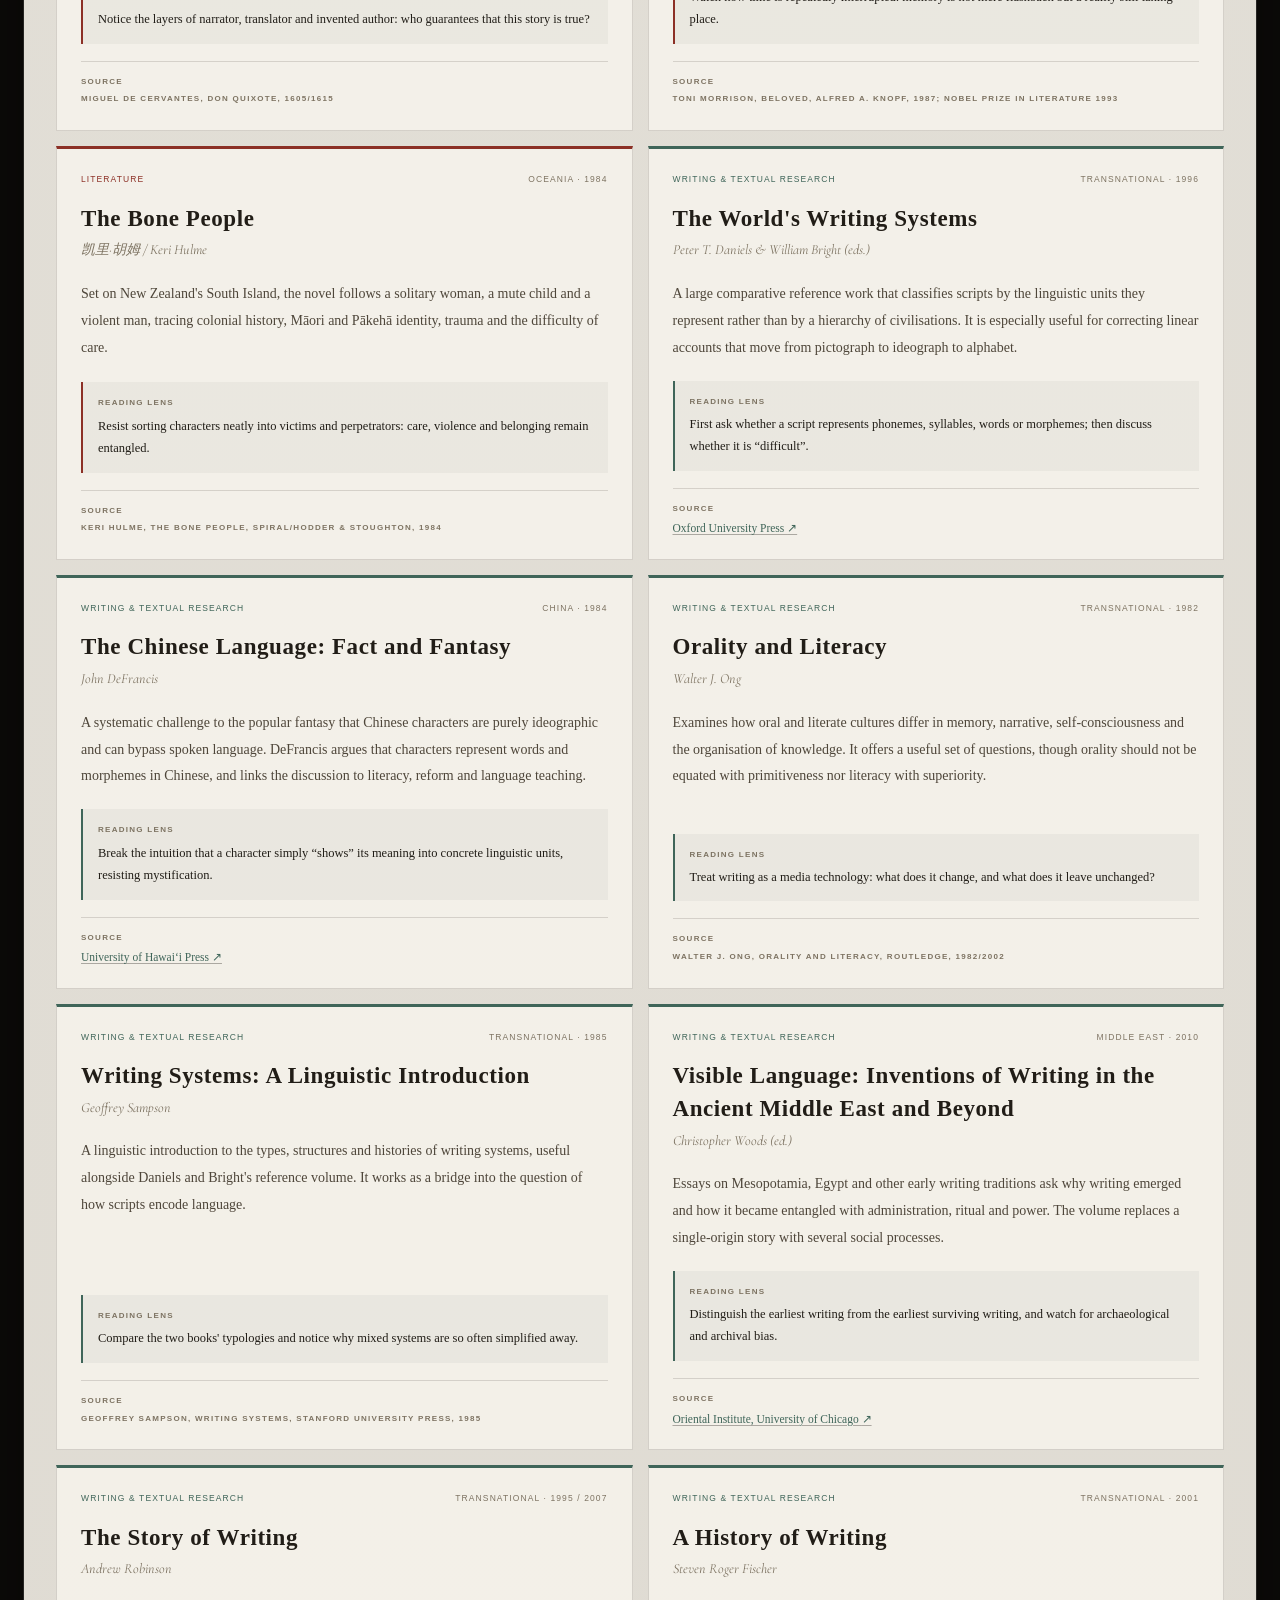
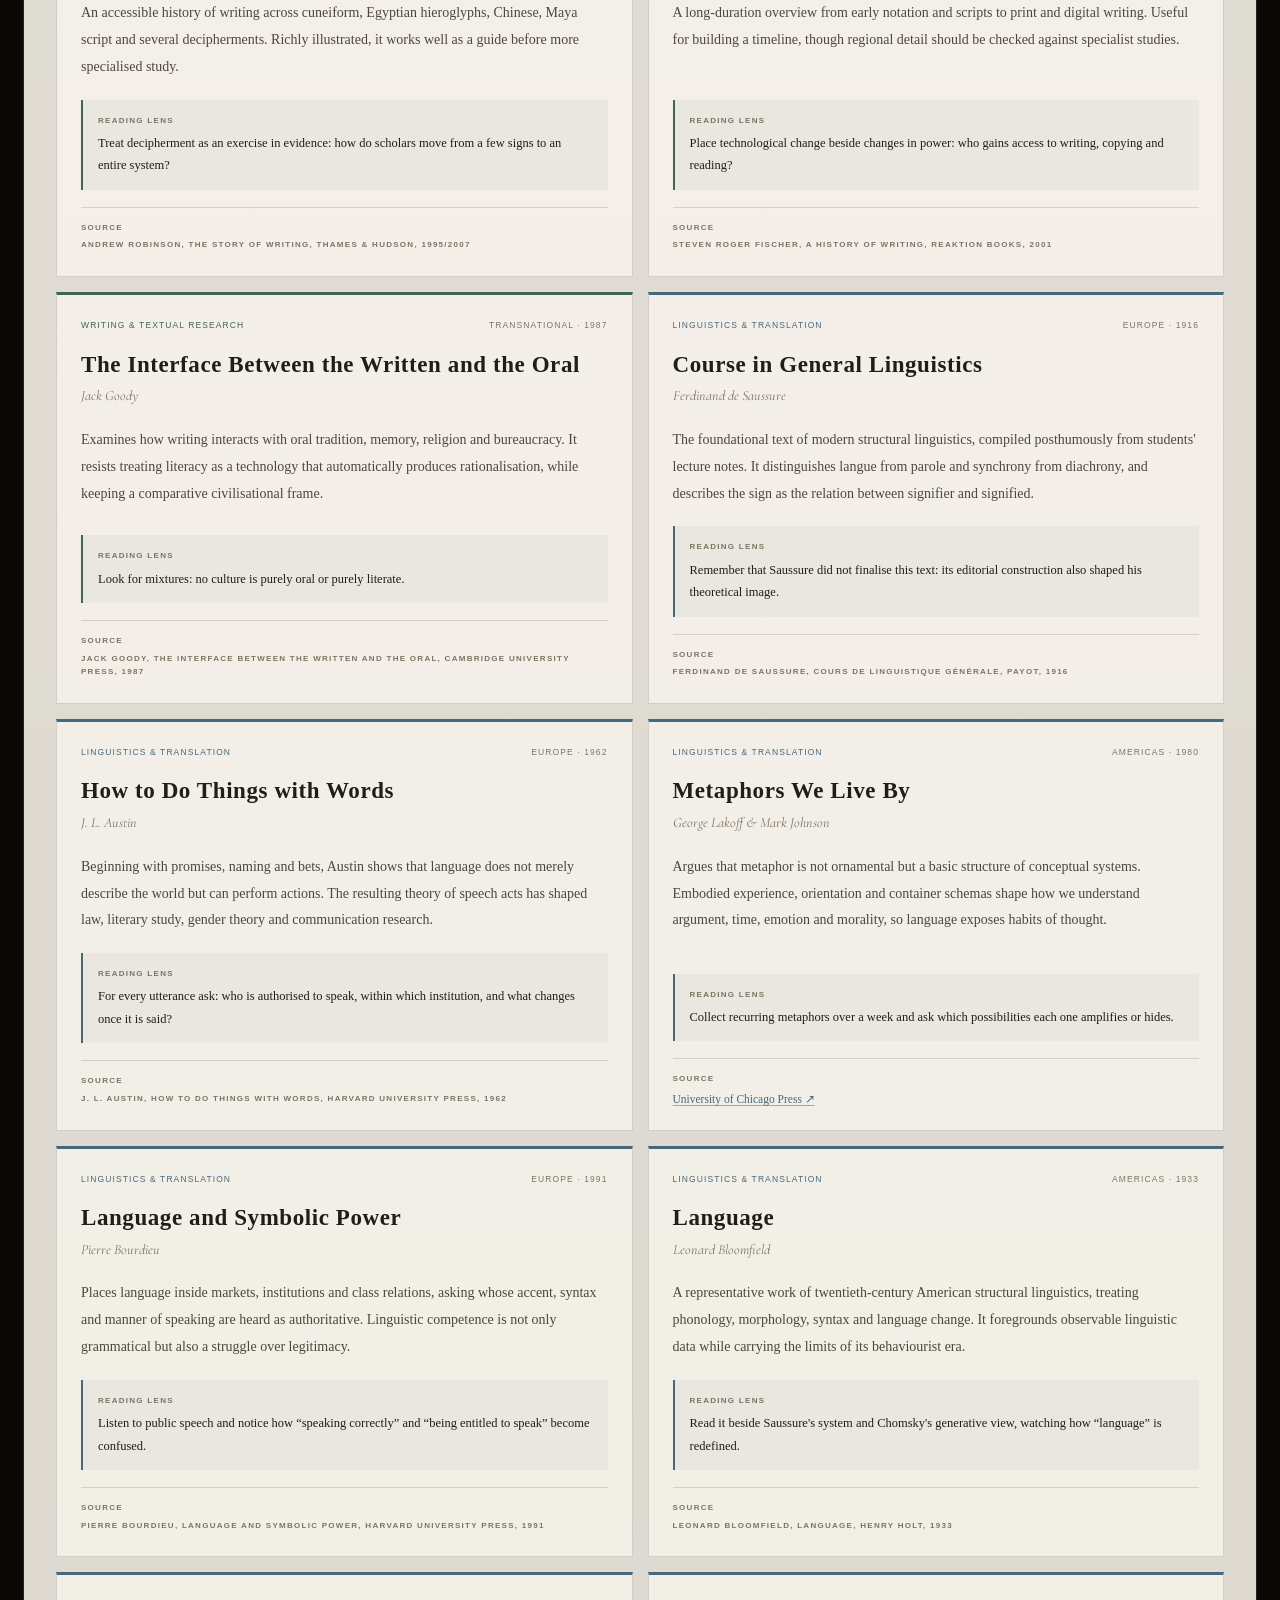
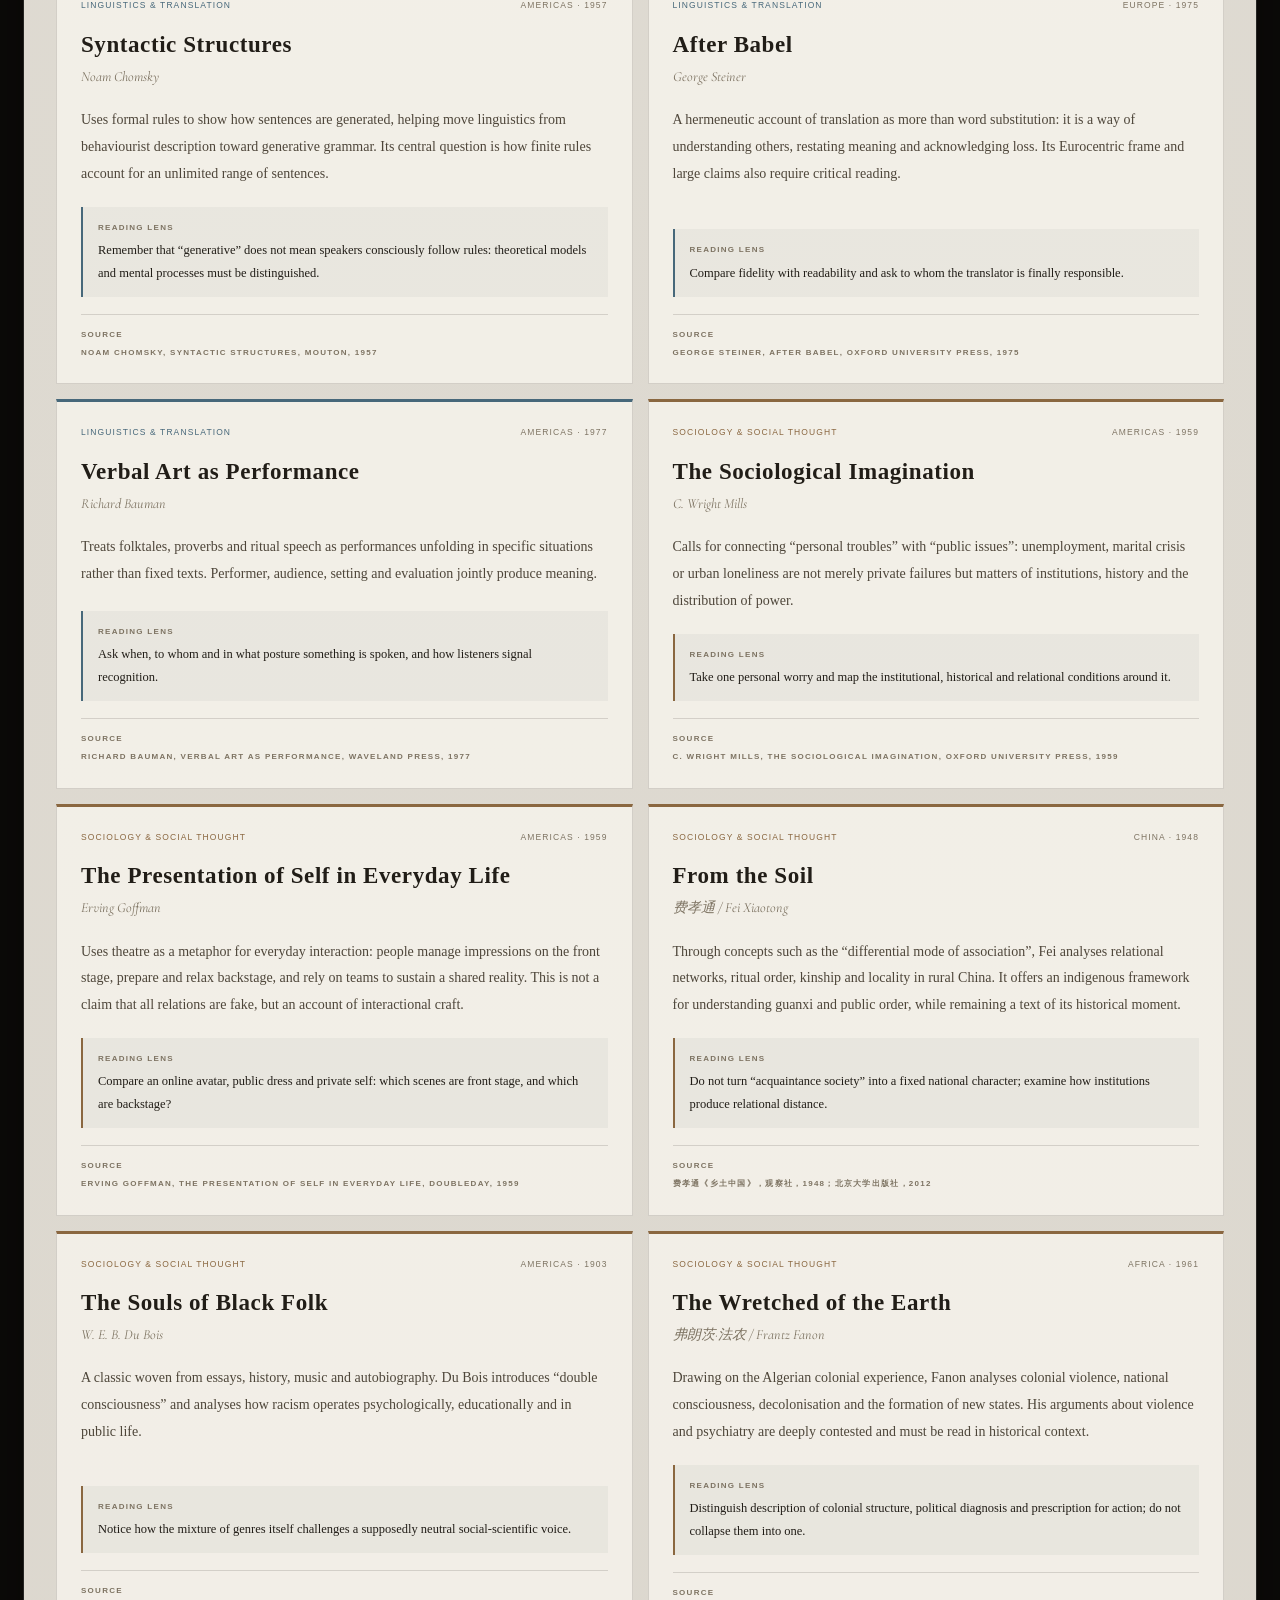
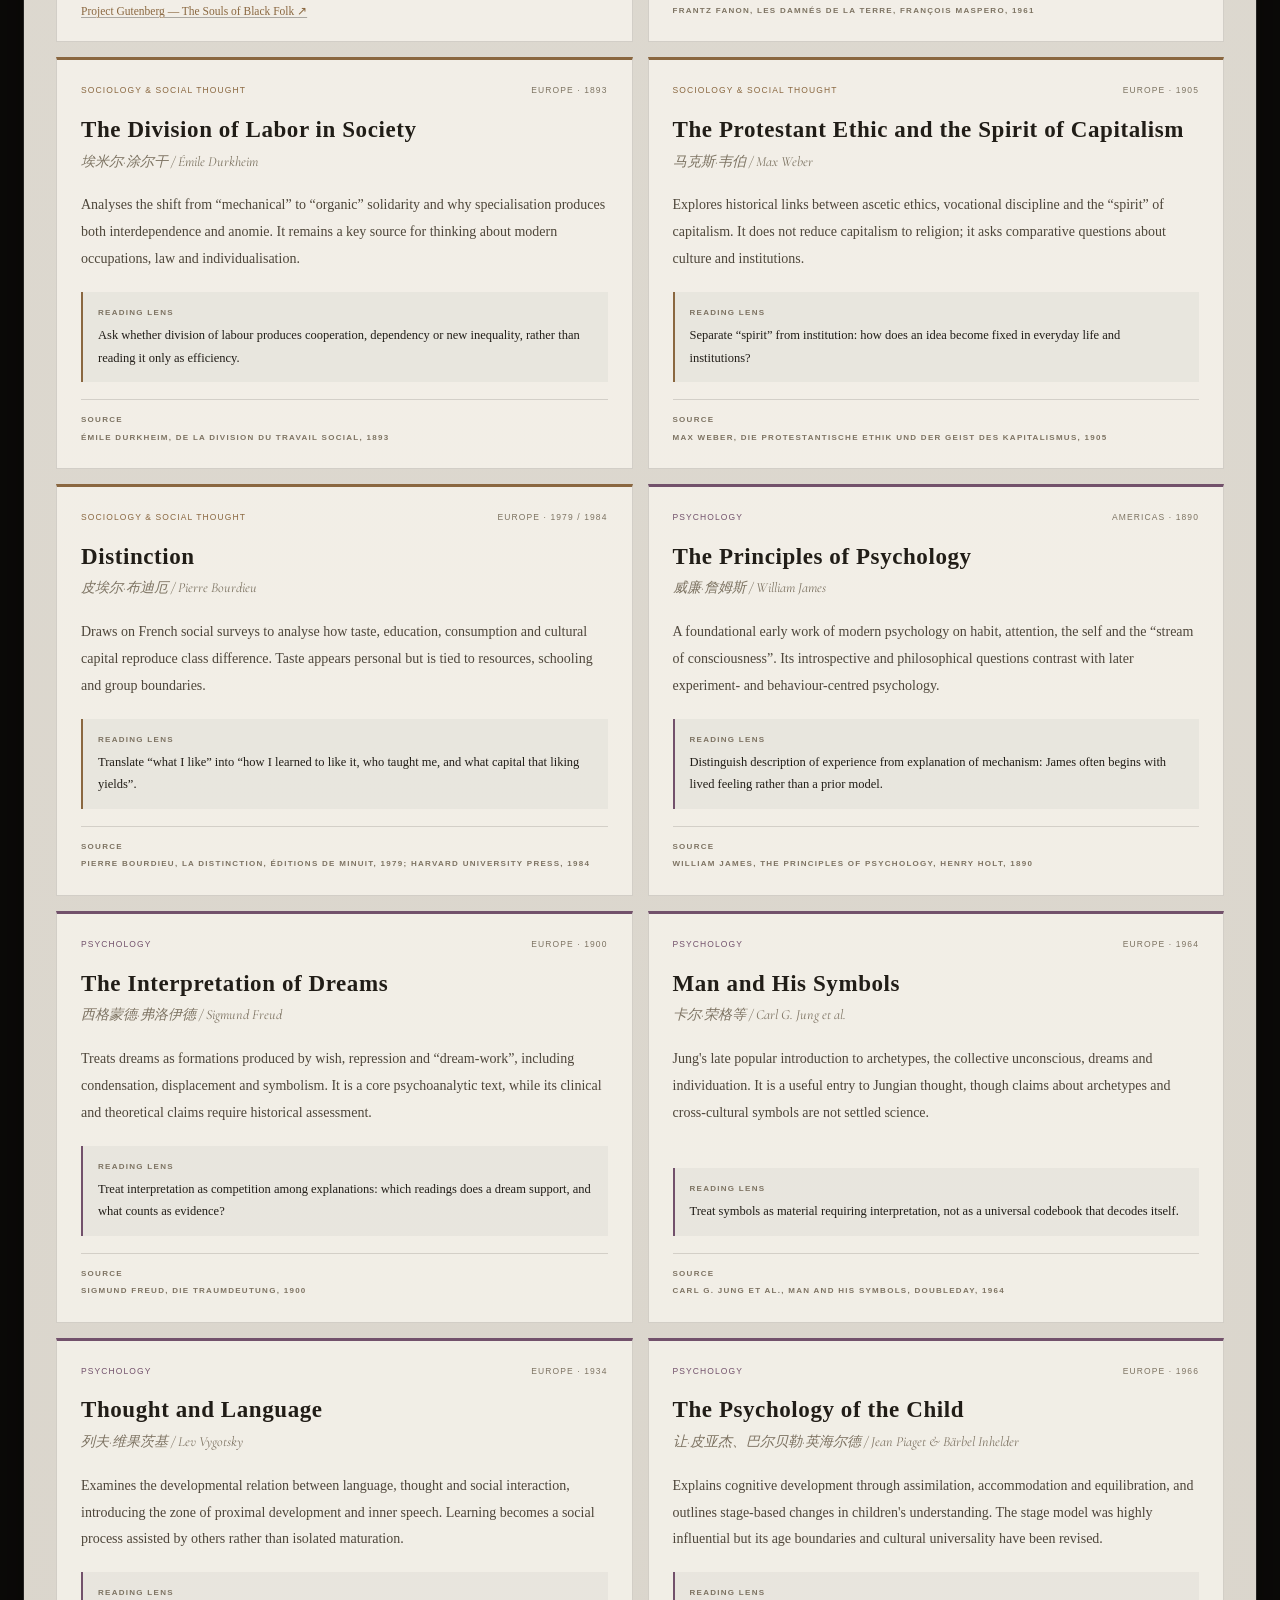
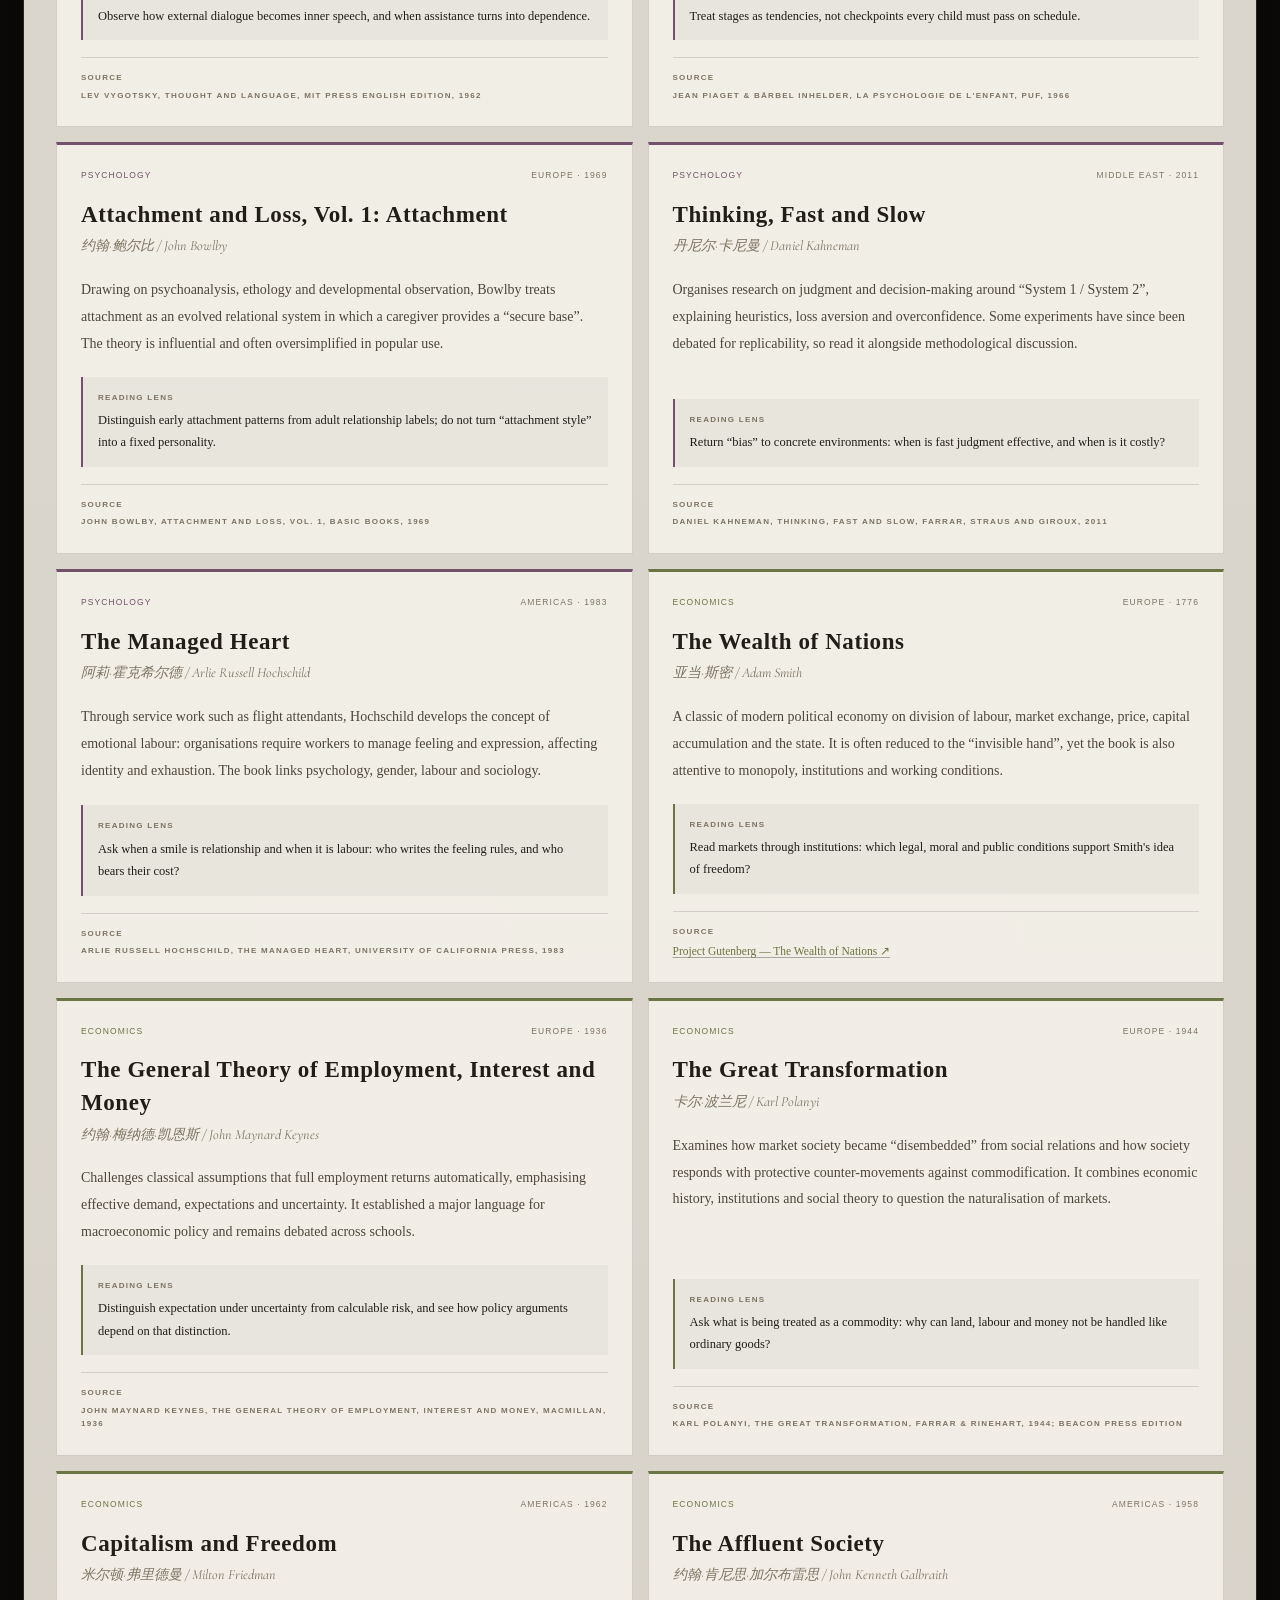
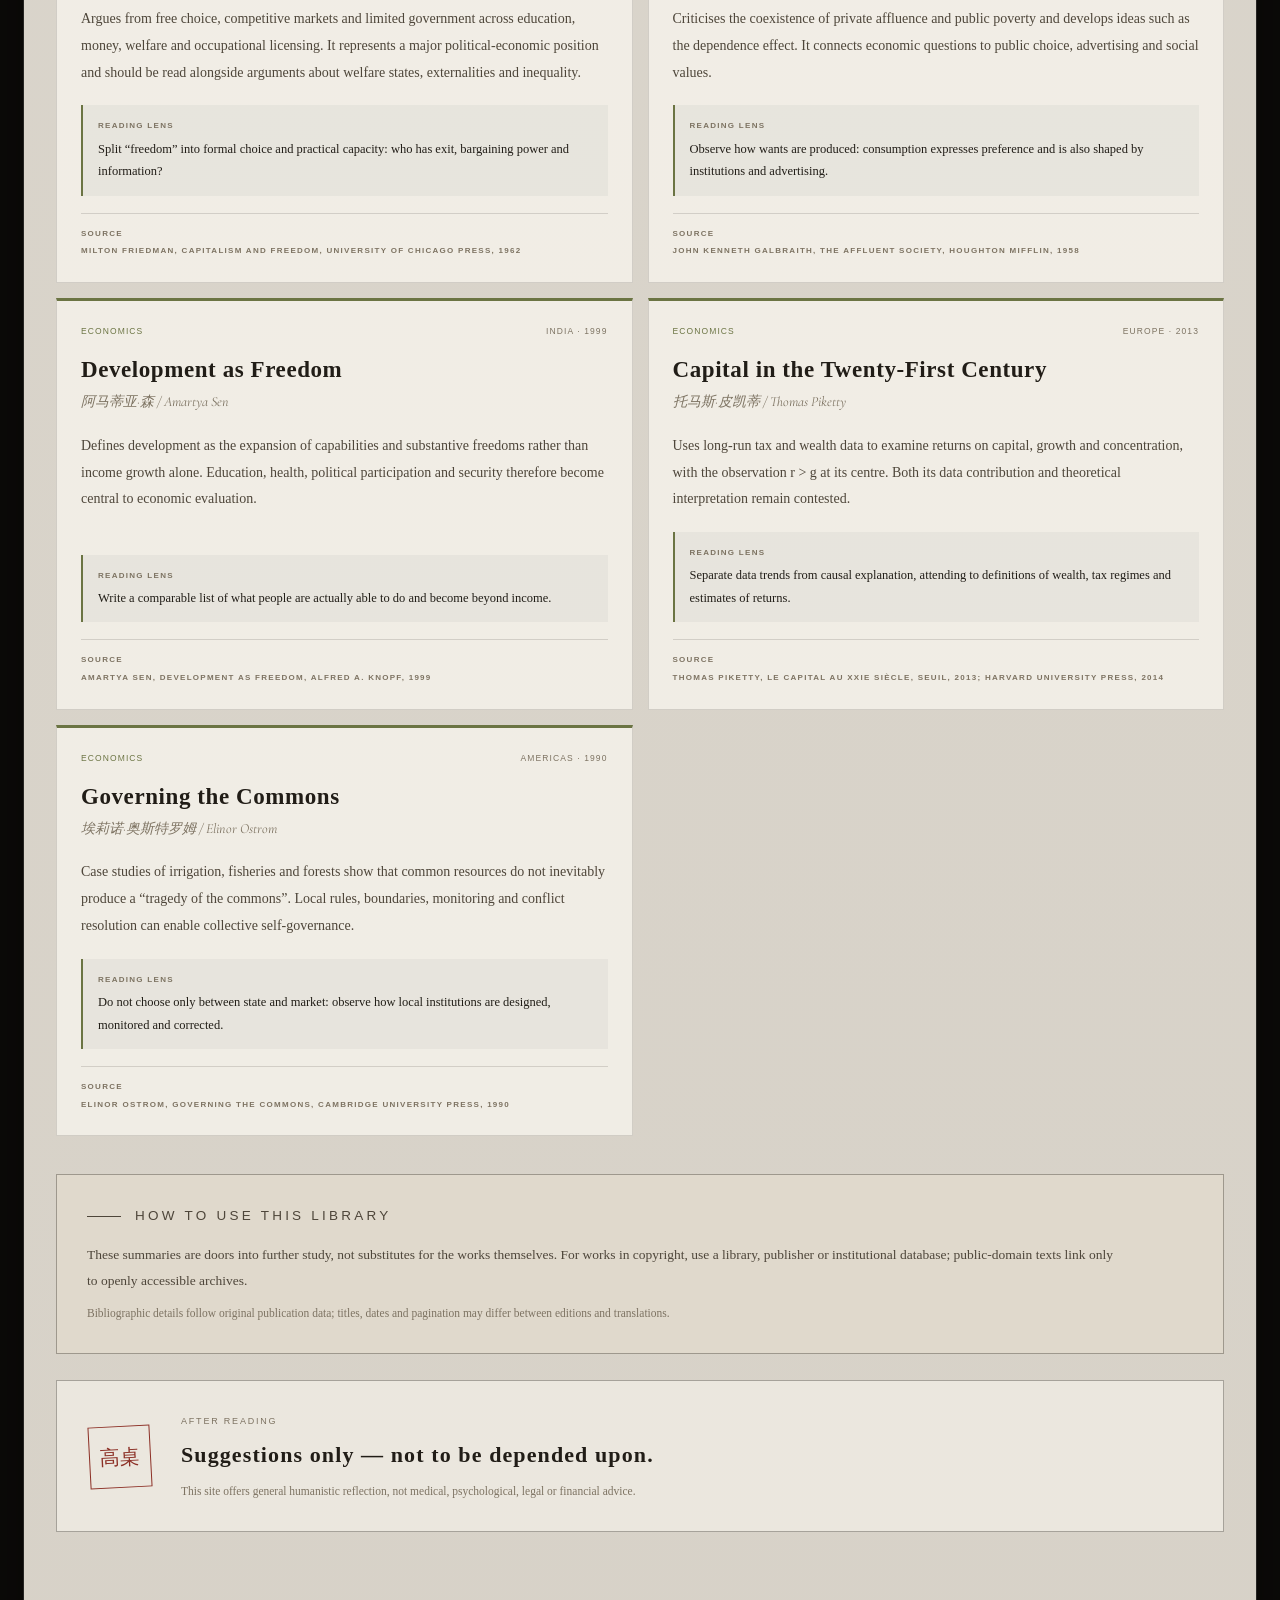
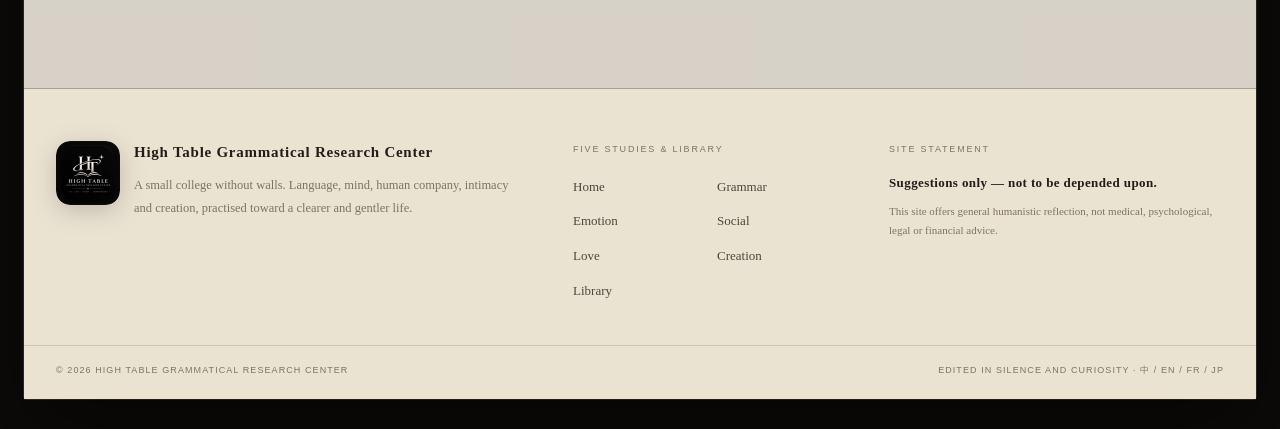
<file: library.html>
<!doctype html>
<html lang="en">
<head>
  <meta charset="utf-8">
  <meta name="viewport" content="width=device-width, initial-scale=1, viewport-fit=cover">
  <title>Language & Text Library — literature, writing, language, society, psychology and economics | High Table Grammatical Research Center</title>
  <meta name="description" content="A curated quadrilingual research library of literature, writing, language, sociology, psychology and economics, with summaries and sources.">
  <meta name="theme-color" content="#211d17">
  <meta property="og:title" content="Language & Text Library — literature, writing, language, society, psychology and economics | High Table Grammatical Research Center">
  <meta property="og:description" content="A curated quadrilingual research library of literature, writing, language, sociology, psychology and economics, with summaries and sources.">
  <meta property="og:type" content="website">
  <link rel="manifest" href="manifest.webmanifest">
  <link rel="icon" type="image/png" sizes="64x64" href="assets/img/brand/favicon-64.png">
  <link rel="apple-touch-icon" href="assets/img/brand/apple-touch-icon.png">
  <meta name="application-name" content="High Table Grammatical Research Center">
  <meta name="mobile-web-app-capable" content="yes">
  <meta name="apple-mobile-web-app-capable" content="yes">
  <meta name="apple-mobile-web-app-status-bar-style" content="black-translucent">
  <meta name="apple-mobile-web-app-title" content="High Table">
  <link rel="stylesheet" href="assets/css/style.css">
</head>
<body data-page="library">
  <a class="skip-link" href="#main">Skip to content</a>

  <header class="masthead">
    <div class="masthead__inner">
      <a class="brand" href="index.html" aria-label="High Table Grammatical Research Center">
        <img class="brand__logo" src="assets/img/brand/logo-full-256.png" alt="" width="44" height="44">
        <span class="brand__text">
          <span class="brand__name" data-chrome="brandName">High Table</span>
          <span class="brand__latin" data-chrome="brandLatin">GRAMMATICAL RESEARCH CENTER</span>
        </span>
      </a>
      <button class="menu-toggle" type="button" aria-expanded="false" aria-controls="masthead-menu" data-chrome="menu">Menu</button>
      <div class="masthead__menu" id="masthead-menu">
        <nav class="nav" aria-label="Main navigation">
          <a href="index.html">Home</a>
          <a href="grammar.html">Grammar</a>
          <a href="mind.html">Emotion</a>
          <a href="social.html">Social</a>
          <a href="love.html">Love</a>
          <a href="creation.html">Creation</a>
          <a href="library.html" aria-current="page">Library</a>
        </nav>
        <div class="lang" role="group" aria-label="Choose language">
          <button type="button" data-lang="zh" aria-pressed="false" aria-label="中文">中</button>
          <button type="button" data-lang="en" aria-pressed="true" aria-label="English">EN</button>
          <button type="button" data-lang="fr" aria-pressed="false" aria-label="Français">FR</button>
          <button type="button" data-lang="ja" aria-pressed="false" aria-label="日本語">日</button>
        </div>
      </div>
    </div>
  </header>

  <main id="main" class="site-main">
    <noscript>
      <div class="wrap" style="padding:80px 32px">
        <p>本站需要 JavaScript 才能切换中英法三种语言与显示正文。请启用 JavaScript 后刷新。</p>
        <p>This site needs JavaScript to switch between Chinese, English and French. Please enable it and reload.</p>
        <p>Ce site nécessite JavaScript pour changer de langue. Veuillez l'activer puis recharger la page.</p>
      </div>
    </noscript>
  </main>

  <footer class="site-footer">
    <div class="footer__main">
      <div>
        <div class="footer__brand">
          <img class="footer__logo" src="assets/img/brand/logo-full-256.png" alt="" width="64" height="64">
          <div>
            <span class="footer__name" data-chrome="footerBrand">High Table Grammatical Research Center</span>
            <p class="footer__tagline" data-chrome="footerTagline">A small college without walls. Language, mind, human company, intimacy and creation, practised toward a clearer and gentler life.</p>
          </div>
        </div>
      </div>
      <div>
        <p class="footer__heading" data-chrome="footerExplore">Five studies &amp; library</p>
        <nav class="footer__nav" aria-label="Footer navigation">
          <a href="grammar.html">Grammar</a>
          <a href="mind.html">Emotion</a>
          <a href="social.html">Social</a>
          <a href="love.html">Love</a>
          <a href="creation.html">Creation</a>
          <a href="library.html">Library</a>
          <a href="index.html">Home</a>
        </nav>
      </div>
      <div>
        <p class="footer__heading" data-chrome="footerStatement">Site statement</p>
        <p class="footer__statement" data-chrome="disclaimer">Suggestions only — not to be depended upon.</p>
        <p class="footer__note" data-chrome="disclaimerNote">This site offers general humanistic reflection, not medical, psychological, legal or financial advice.</p>
      </div>
    </div>
    <div class="footer__bottom">
      <span data-chrome="footerRights">© 2026 High Table Grammatical Research Center</span>
      <span data-chrome="footerMade">Edited in silence and curiosity · 中 / EN / FR / JP</span>
    </div>
  </footer>

  <script src="assets/js/content/library.js"></script>
  <script src="assets/js/site.js"></script>
</body>
</html>
</file>
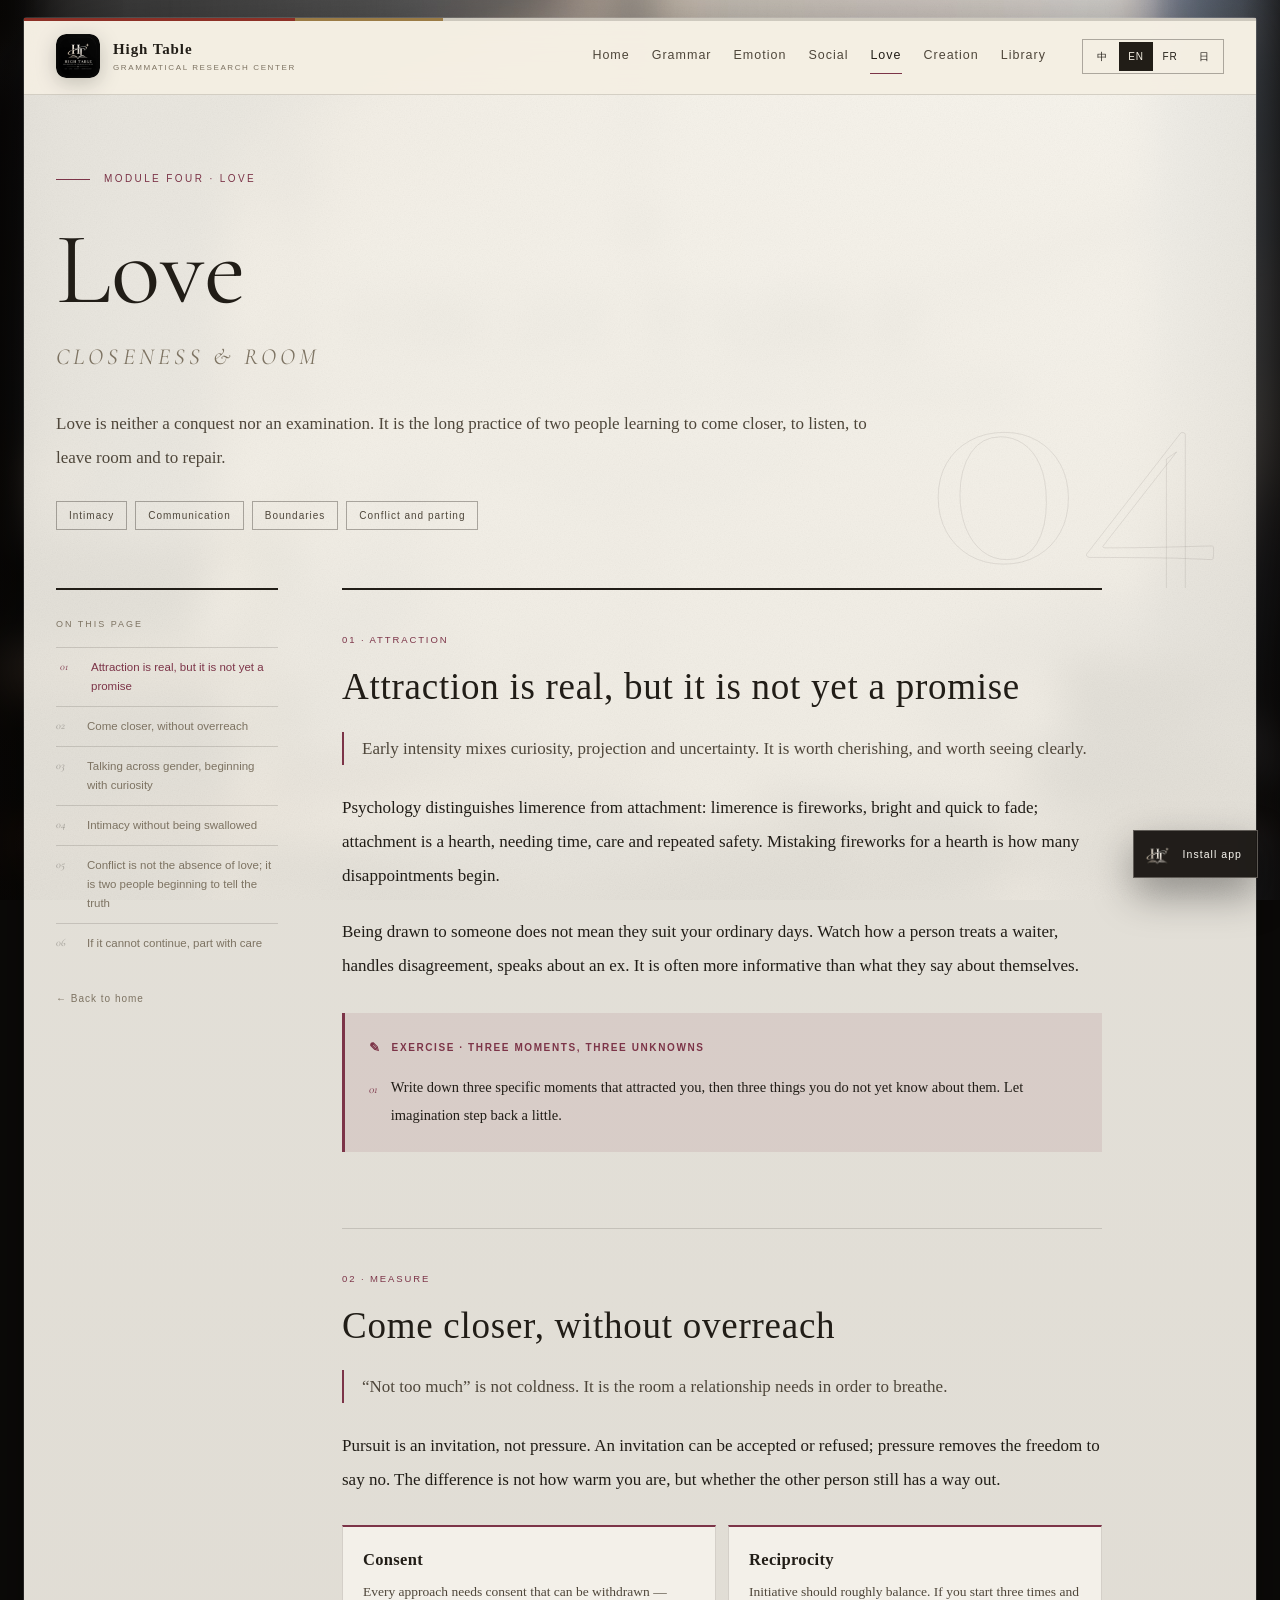
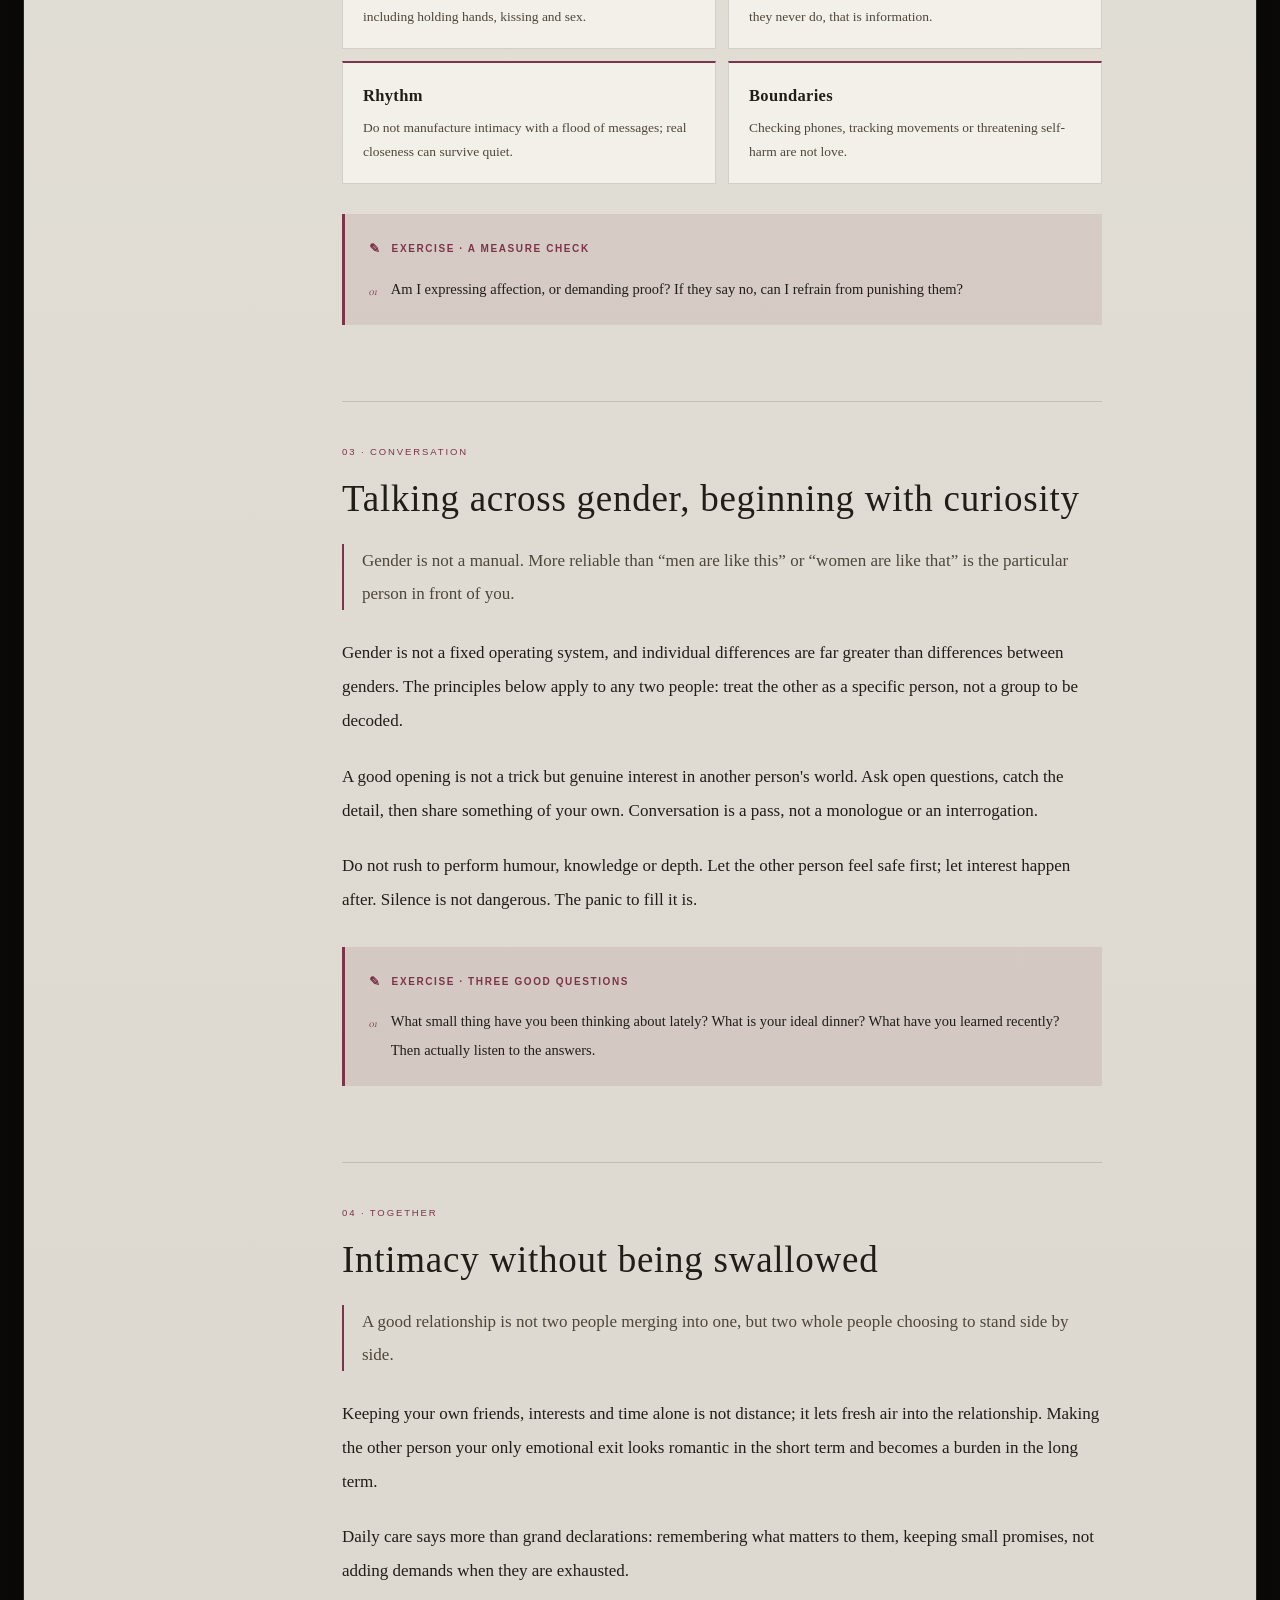
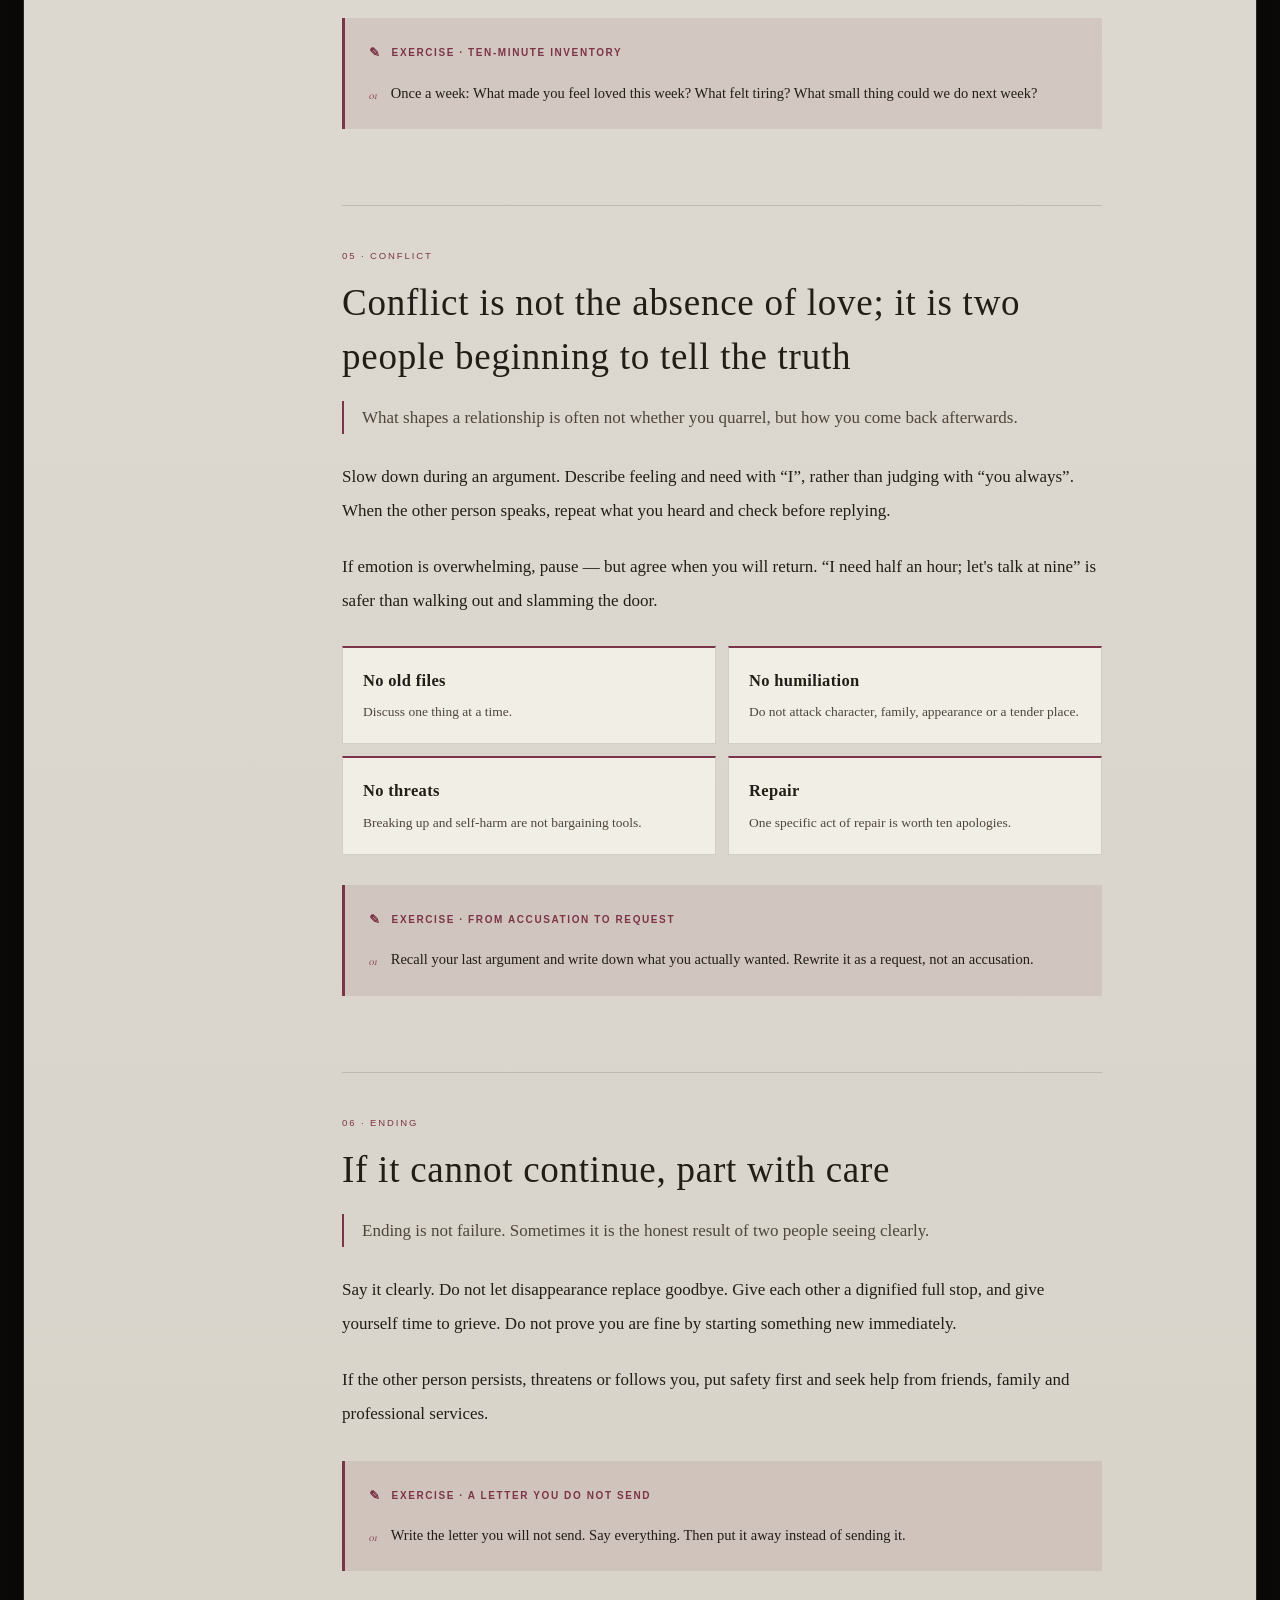
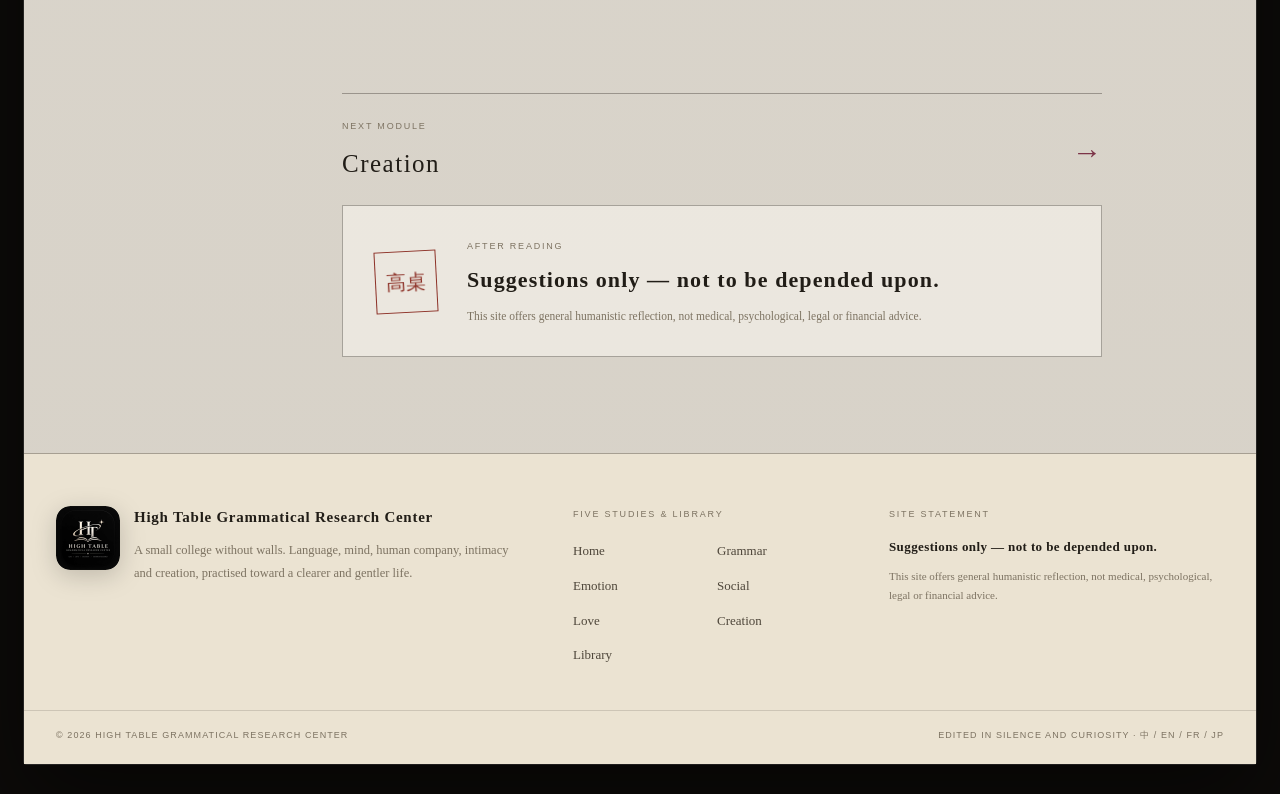
<file: love.html>
<!doctype html>
<html lang="en">
<head>
  <meta charset="utf-8">
  <meta name="viewport" content="width=device-width, initial-scale=1, viewport-fit=cover">
  <title>Love — closeness, listening and room | High Table Grammatical Research Center</title>
  <meta name="description" content="Learning to come closer, to listen and to leave space — neither too much nor absent.">
  <meta name="theme-color" content="#211d17">
  <meta property="og:title" content="Love — closeness, listening and room | High Table Grammatical Research Center">
  <meta property="og:description" content="Learning to come closer, to listen and to leave space — neither too much nor absent.">
  <meta property="og:type" content="article">
  <link rel="manifest" href="manifest.webmanifest">
  <link rel="icon" type="image/png" sizes="64x64" href="assets/img/brand/favicon-64.png">
  <link rel="apple-touch-icon" href="assets/img/brand/apple-touch-icon.png">
  <meta name="application-name" content="High Table Grammatical Research Center">
  <meta name="mobile-web-app-capable" content="yes">
  <meta name="apple-mobile-web-app-capable" content="yes">
  <meta name="apple-mobile-web-app-status-bar-style" content="black-translucent">
  <meta name="apple-mobile-web-app-title" content="High Table">
  <link rel="stylesheet" href="assets/css/style.css">
</head>
<body data-page="love">
  <a class="skip-link" href="#main">Skip to content</a>

  <header class="masthead">
    <div class="masthead__inner">
      <a class="brand" href="index.html" aria-label="High Table Grammatical Research Center">
        <img class="brand__logo" src="assets/img/brand/logo-full-256.png" alt="" width="44" height="44">
        <span class="brand__text">
          <span class="brand__name" data-chrome="brandName">High Table</span>
          <span class="brand__latin" data-chrome="brandLatin">GRAMMATICAL RESEARCH CENTER</span>
        </span>
      </a>
      <button class="menu-toggle" type="button" aria-expanded="false" aria-controls="masthead-menu" data-chrome="menu">Menu</button>
      <div class="masthead__menu" id="masthead-menu">
        <nav class="nav" aria-label="Main navigation">
          <a href="index.html">Home</a>
          <a href="grammar.html">Grammar</a>
          <a href="mind.html">Emotion</a>
          <a href="social.html">Social</a>
          <a href="love.html" aria-current="page">Love</a>
          <a href="creation.html">Creation</a>
          <a href="library.html">Library</a>
        </nav>
        <div class="lang" role="group" aria-label="Choose language">
          <button type="button" data-lang="zh" aria-pressed="false" aria-label="中文">中</button>
          <button type="button" data-lang="en" aria-pressed="true" aria-label="English">EN</button>
          <button type="button" data-lang="fr" aria-pressed="false" aria-label="Français">FR</button>
          <button type="button" data-lang="ja" aria-pressed="false" aria-label="日本語">日</button>
        </div>
      </div>
    </div>
  </header>

  <main id="main" class="site-main">
    <noscript>
      <div class="wrap" style="padding:80px 32px">
        <p>本站需要 JavaScript 才能切换中英法三种语言与显示正文。请启用 JavaScript 后刷新。</p>
        <p>This site needs JavaScript to switch between Chinese, English and French. Please enable it and reload.</p>
        <p>Ce site nécessite JavaScript pour changer de langue. Veuillez l'activer puis recharger la page.</p>
      </div>
    </noscript>
  </main>

  <footer class="site-footer">
    <div class="footer__main">
      <div>
        <div class="footer__brand">
          <img class="footer__logo" src="assets/img/brand/logo-full-256.png" alt="" width="64" height="64">
          <div>
            <span class="footer__name" data-chrome="footerBrand">High Table Grammatical Research Center</span>
            <p class="footer__tagline" data-chrome="footerTagline">A small college without walls. Language, mind, human company, intimacy and creation, practised toward a clearer and gentler life.</p>
          </div>
        </div>
      </div>
      <div>
        <p class="footer__heading" data-chrome="footerExplore">Five studies & library</p>
        <nav class="footer__nav" aria-label="Footer navigation">
          <a href="grammar.html">Grammar</a>
          <a href="mind.html">Emotion</a>
          <a href="social.html">Social</a>
          <a href="love.html">Love</a>
          <a href="creation.html">Creation</a>
          <a href="library.html">Library</a>
          <a href="index.html">Home</a>
        </nav>
      </div>
      <div>
        <p class="footer__heading" data-chrome="footerStatement">Site statement</p>
        <p class="footer__statement" data-chrome="disclaimer">Suggestions only — not to be depended upon.</p>
        <p class="footer__note" data-chrome="disclaimerNote">This site offers general humanistic reflection, not medical, psychological, legal or financial advice.</p>
      </div>
    </div>
    <div class="footer__bottom">
      <span data-chrome="footerRights">© 2026 High Table Grammatical Research Center</span>
      <span data-chrome="footerMade">Edited in silence and curiosity · 中 / EN / FR / JP</span>
    </div>
  </footer>

  <script src="assets/js/content/love.js"></script>
  <script src="assets/js/site.js"></script>
</body>
</html>
</file>
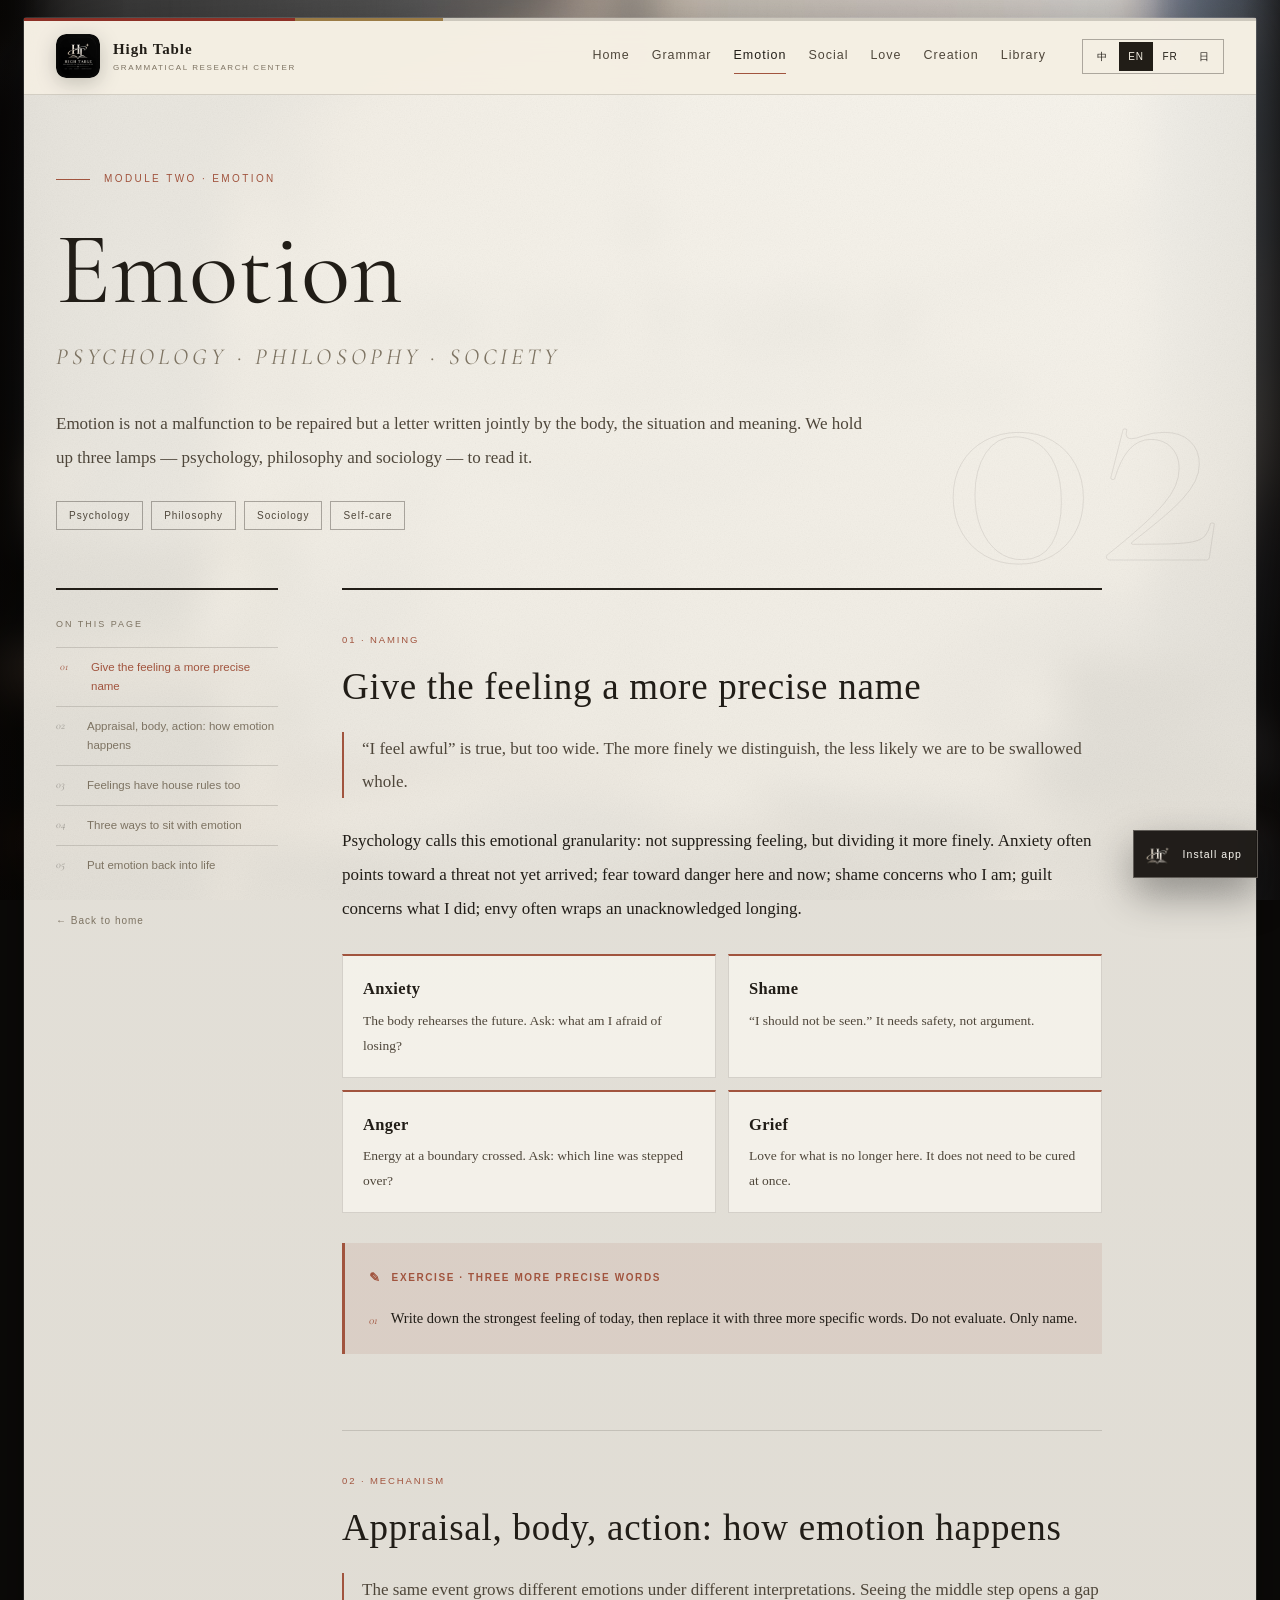
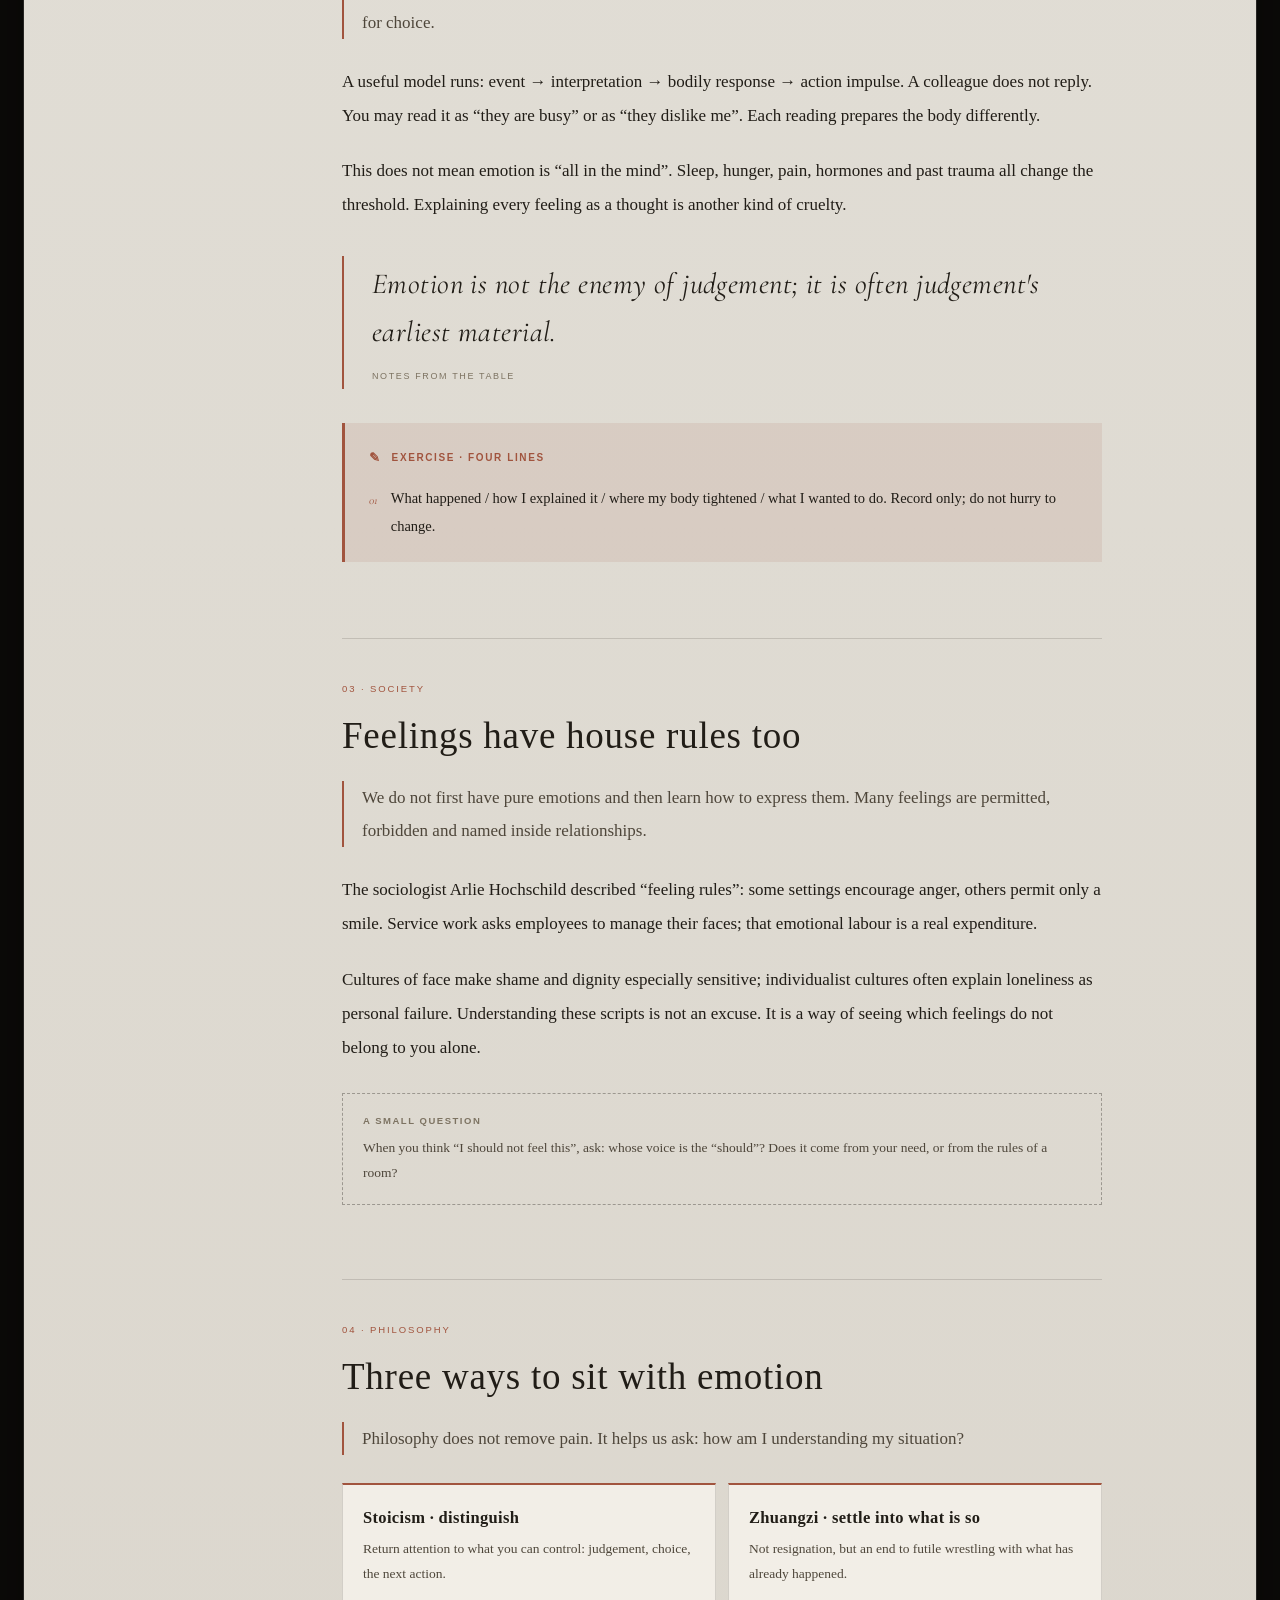
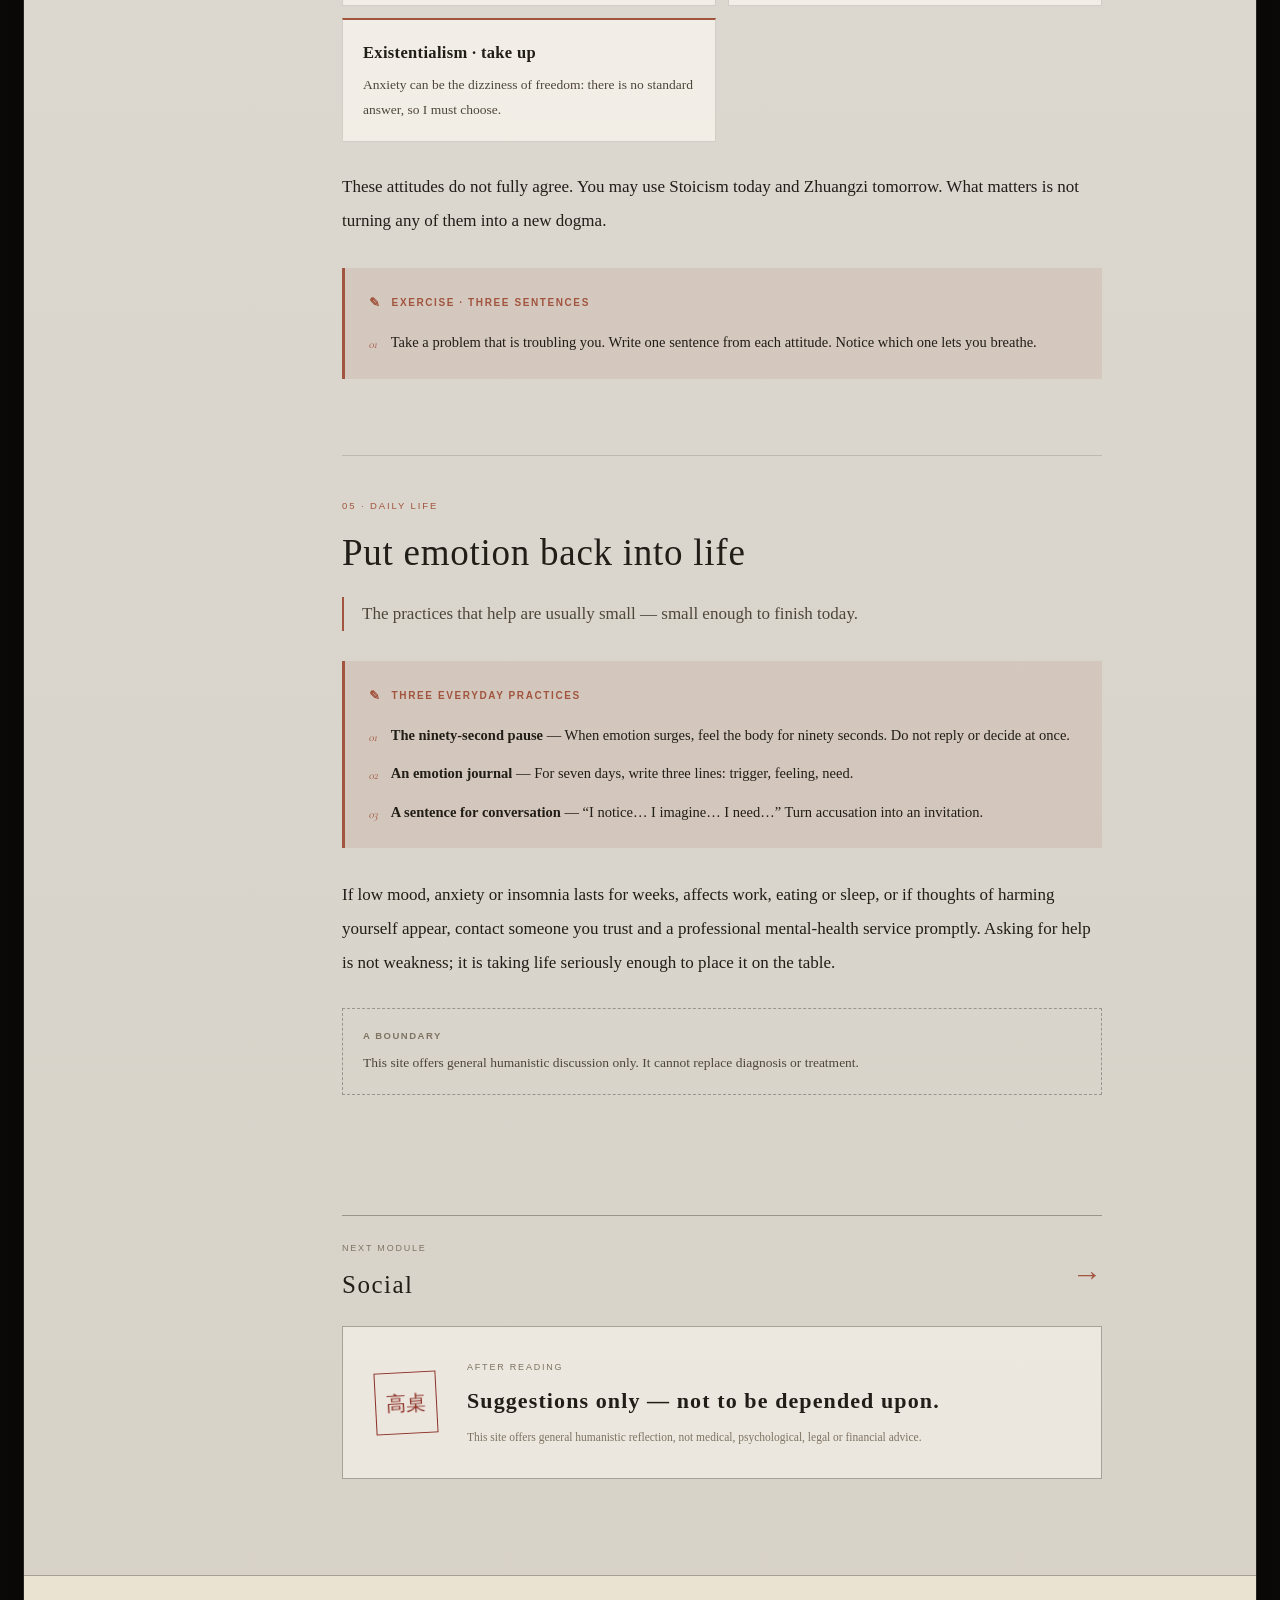
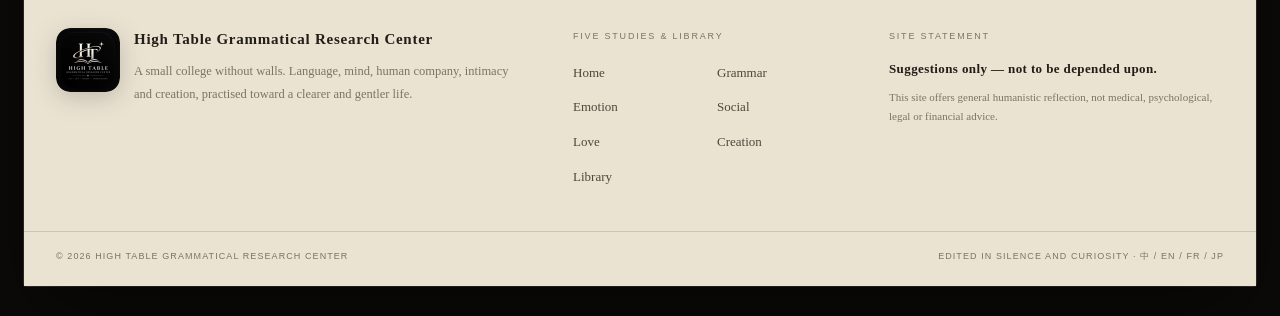
<file: mind.html>
<!doctype html>
<html lang="en">
<head>
  <meta charset="utf-8">
  <meta name="viewport" content="width=device-width, initial-scale=1, viewport-fit=cover">
  <title>Emotion — the shape of feeling | High Table Grammatical Research Center</title>
  <meta name="description" content="Using psychology, philosophy and sociology to understand how emotion arises and how it can be named.">
  <meta name="theme-color" content="#211d17">
  <meta property="og:title" content="Emotion — the shape of feeling | High Table Grammatical Research Center">
  <meta property="og:description" content="Using psychology, philosophy and sociology to understand how emotion arises and how it can be named.">
  <meta property="og:type" content="article">
  <link rel="manifest" href="manifest.webmanifest">
  <link rel="icon" type="image/png" sizes="64x64" href="assets/img/brand/favicon-64.png">
  <link rel="apple-touch-icon" href="assets/img/brand/apple-touch-icon.png">
  <meta name="application-name" content="High Table Grammatical Research Center">
  <meta name="mobile-web-app-capable" content="yes">
  <meta name="apple-mobile-web-app-capable" content="yes">
  <meta name="apple-mobile-web-app-status-bar-style" content="black-translucent">
  <meta name="apple-mobile-web-app-title" content="High Table">
  <link rel="stylesheet" href="assets/css/style.css">
</head>
<body data-page="mind">
  <a class="skip-link" href="#main">Skip to content</a>

  <header class="masthead">
    <div class="masthead__inner">
      <a class="brand" href="index.html" aria-label="High Table Grammatical Research Center">
        <img class="brand__logo" src="assets/img/brand/logo-full-256.png" alt="" width="44" height="44">
        <span class="brand__text">
          <span class="brand__name" data-chrome="brandName">High Table</span>
          <span class="brand__latin" data-chrome="brandLatin">GRAMMATICAL RESEARCH CENTER</span>
        </span>
      </a>
      <button class="menu-toggle" type="button" aria-expanded="false" aria-controls="masthead-menu" data-chrome="menu">Menu</button>
      <div class="masthead__menu" id="masthead-menu">
        <nav class="nav" aria-label="Main navigation">
          <a href="index.html">Home</a>
          <a href="grammar.html">Grammar</a>
          <a href="mind.html" aria-current="page">Emotion</a>
          <a href="social.html">Social</a>
          <a href="love.html">Love</a>
          <a href="creation.html">Creation</a>
          <a href="library.html">Library</a>
        </nav>
        <div class="lang" role="group" aria-label="Choose language">
          <button type="button" data-lang="zh" aria-pressed="false" aria-label="中文">中</button>
          <button type="button" data-lang="en" aria-pressed="true" aria-label="English">EN</button>
          <button type="button" data-lang="fr" aria-pressed="false" aria-label="Français">FR</button>
          <button type="button" data-lang="ja" aria-pressed="false" aria-label="日本語">日</button>
        </div>
      </div>
    </div>
  </header>

  <main id="main" class="site-main">
    <noscript>
      <div class="wrap" style="padding:80px 32px">
        <p>本站需要 JavaScript 才能切换中英法三种语言与显示正文。请启用 JavaScript 后刷新。</p>
        <p>This site needs JavaScript to switch between Chinese, English and French. Please enable it and reload.</p>
        <p>Ce site nécessite JavaScript pour changer de langue. Veuillez l'activer puis recharger la page.</p>
      </div>
    </noscript>
  </main>

  <footer class="site-footer">
    <div class="footer__main">
      <div>
        <div class="footer__brand">
          <img class="footer__logo" src="assets/img/brand/logo-full-256.png" alt="" width="64" height="64">
          <div>
            <span class="footer__name" data-chrome="footerBrand">High Table Grammatical Research Center</span>
            <p class="footer__tagline" data-chrome="footerTagline">A small college without walls. Language, mind, human company, intimacy and creation, practised toward a clearer and gentler life.</p>
          </div>
        </div>
      </div>
      <div>
        <p class="footer__heading" data-chrome="footerExplore">Five studies & library</p>
        <nav class="footer__nav" aria-label="Footer navigation">
          <a href="grammar.html">Grammar</a>
          <a href="mind.html">Emotion</a>
          <a href="social.html">Social</a>
          <a href="love.html">Love</a>
          <a href="creation.html">Creation</a>
          <a href="library.html">Library</a>
          <a href="index.html">Home</a>
        </nav>
      </div>
      <div>
        <p class="footer__heading" data-chrome="footerStatement">Site statement</p>
        <p class="footer__statement" data-chrome="disclaimer">Suggestions only — not to be depended upon.</p>
        <p class="footer__note" data-chrome="disclaimerNote">This site offers general humanistic reflection, not medical, psychological, legal or financial advice.</p>
      </div>
    </div>
    <div class="footer__bottom">
      <span data-chrome="footerRights">© 2026 High Table Grammatical Research Center</span>
      <span data-chrome="footerMade">Edited in silence and curiosity · 中 / EN / FR / JP</span>
    </div>
  </footer>

  <script src="assets/js/content/mind.js"></script>
  <script src="assets/js/site.js"></script>
</body>
</html>
</file>
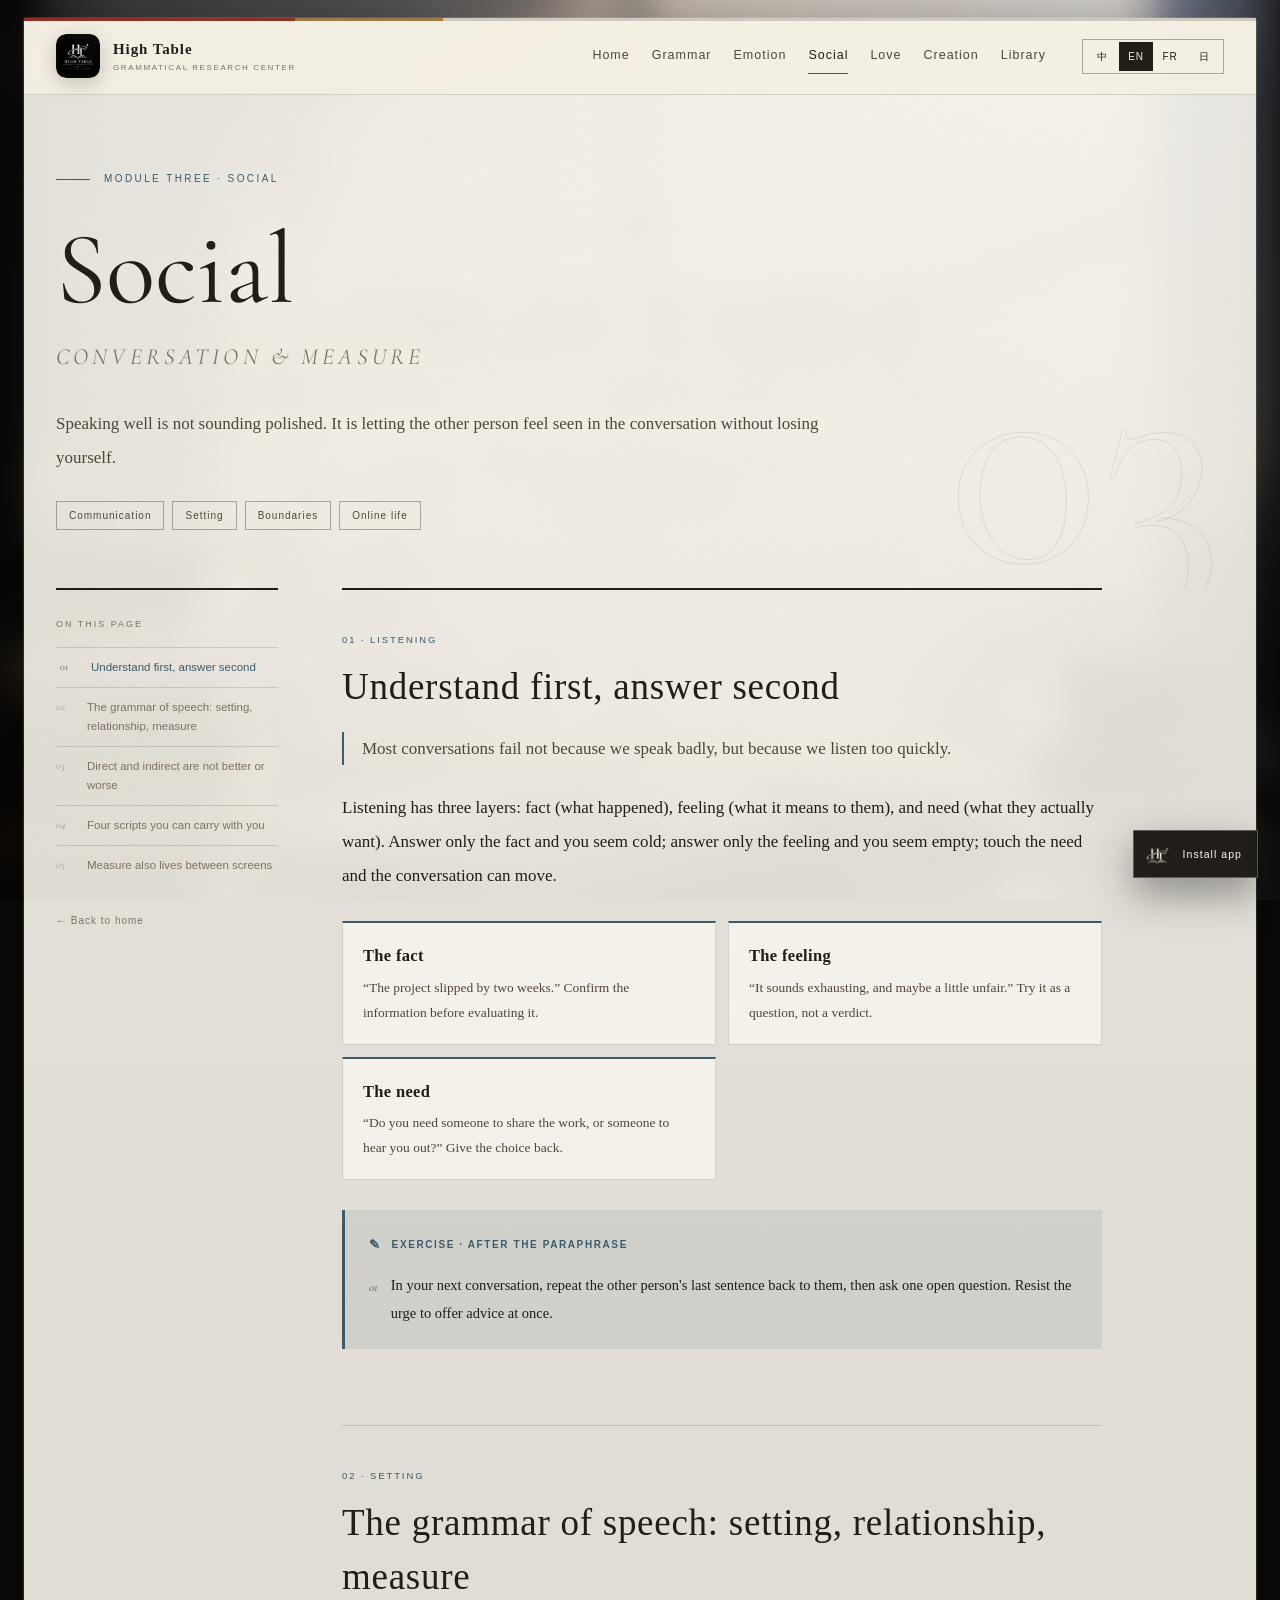
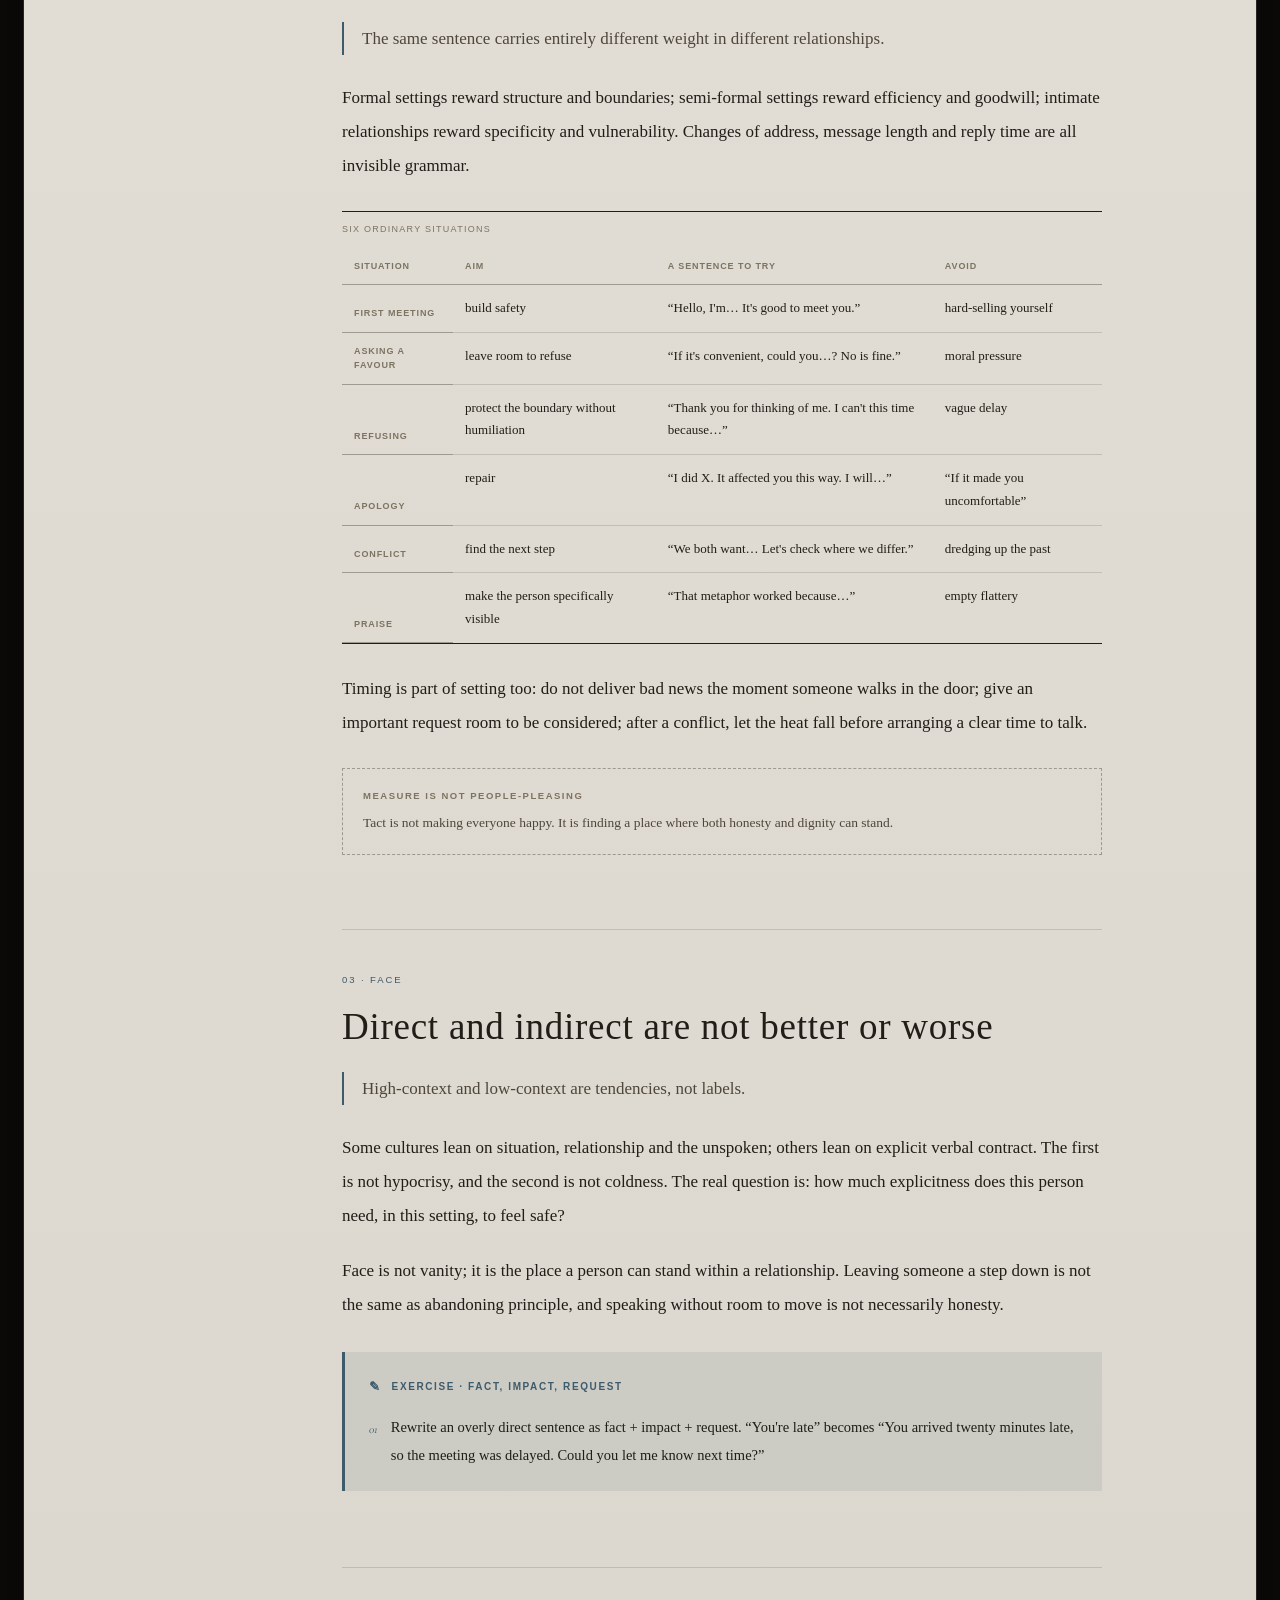
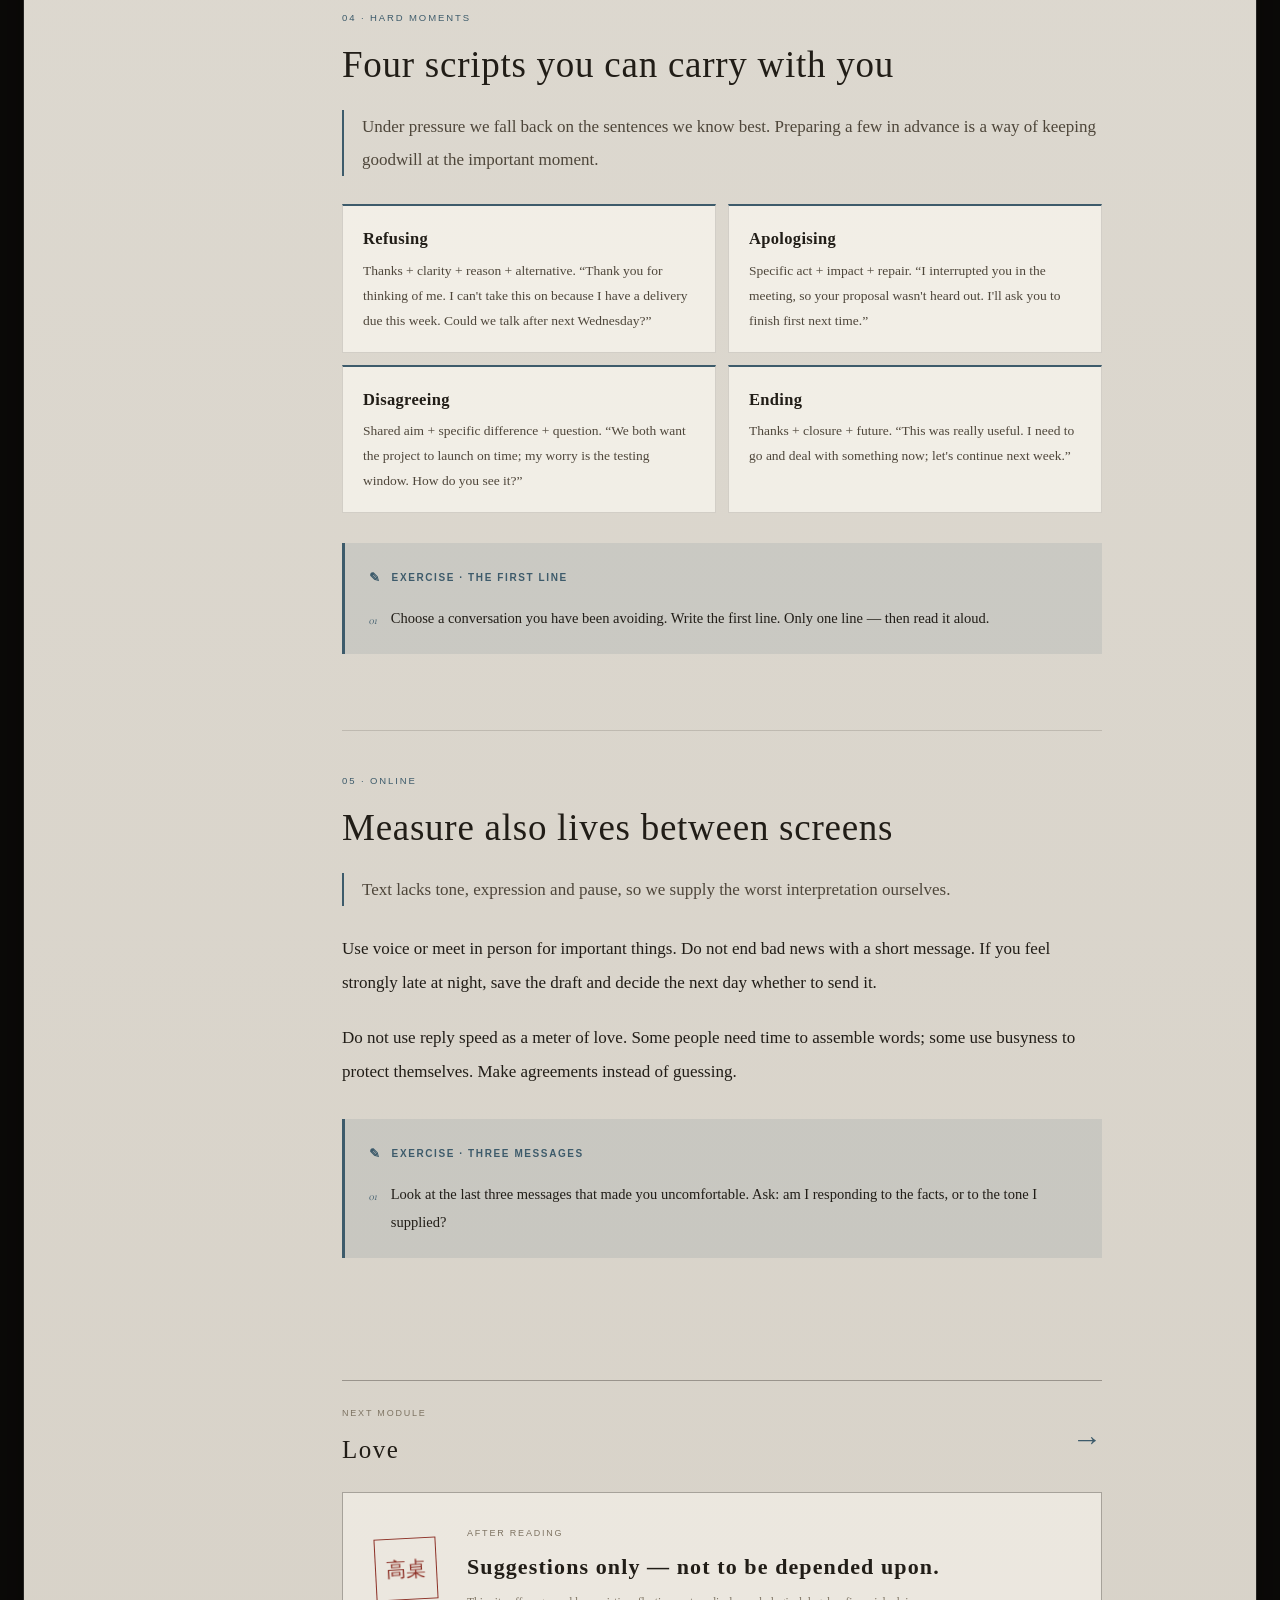
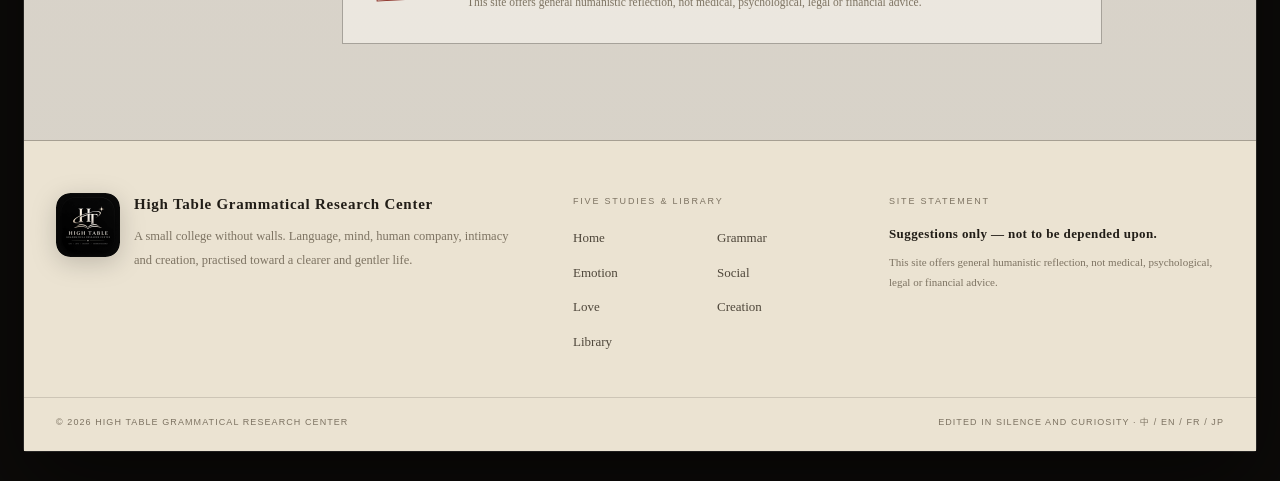
<file: social.html>
<!doctype html>
<html lang="en">
<head>
  <meta charset="utf-8">
  <meta name="viewport" content="width=device-width, initial-scale=1, viewport-fit=cover">
  <title>Social — setting, measure and speaking well | High Table Grammatical Research Center</title>
  <meta name="description" content="Speaking clearly in different settings, while keeping the other person in mind.">
  <meta name="theme-color" content="#211d17">
  <meta property="og:title" content="Social — setting, measure and speaking well | High Table Grammatical Research Center">
  <meta property="og:description" content="Speaking clearly in different settings, while keeping the other person in mind.">
  <meta property="og:type" content="article">
  <link rel="manifest" href="manifest.webmanifest">
  <link rel="icon" type="image/png" sizes="64x64" href="assets/img/brand/favicon-64.png">
  <link rel="apple-touch-icon" href="assets/img/brand/apple-touch-icon.png">
  <meta name="application-name" content="High Table Grammatical Research Center">
  <meta name="mobile-web-app-capable" content="yes">
  <meta name="apple-mobile-web-app-capable" content="yes">
  <meta name="apple-mobile-web-app-status-bar-style" content="black-translucent">
  <meta name="apple-mobile-web-app-title" content="High Table">
  <link rel="stylesheet" href="assets/css/style.css">
</head>
<body data-page="social">
  <a class="skip-link" href="#main">Skip to content</a>

  <header class="masthead">
    <div class="masthead__inner">
      <a class="brand" href="index.html" aria-label="High Table Grammatical Research Center">
        <img class="brand__logo" src="assets/img/brand/logo-full-256.png" alt="" width="44" height="44">
        <span class="brand__text">
          <span class="brand__name" data-chrome="brandName">High Table</span>
          <span class="brand__latin" data-chrome="brandLatin">GRAMMATICAL RESEARCH CENTER</span>
        </span>
      </a>
      <button class="menu-toggle" type="button" aria-expanded="false" aria-controls="masthead-menu" data-chrome="menu">Menu</button>
      <div class="masthead__menu" id="masthead-menu">
        <nav class="nav" aria-label="Main navigation">
          <a href="index.html">Home</a>
          <a href="grammar.html">Grammar</a>
          <a href="mind.html">Emotion</a>
          <a href="social.html" aria-current="page">Social</a>
          <a href="love.html">Love</a>
          <a href="creation.html">Creation</a>
          <a href="library.html">Library</a>
        </nav>
        <div class="lang" role="group" aria-label="Choose language">
          <button type="button" data-lang="zh" aria-pressed="false" aria-label="中文">中</button>
          <button type="button" data-lang="en" aria-pressed="true" aria-label="English">EN</button>
          <button type="button" data-lang="fr" aria-pressed="false" aria-label="Français">FR</button>
          <button type="button" data-lang="ja" aria-pressed="false" aria-label="日本語">日</button>
        </div>
      </div>
    </div>
  </header>

  <main id="main" class="site-main">
    <noscript>
      <div class="wrap" style="padding:80px 32px">
        <p>本站需要 JavaScript 才能切换中英法三种语言与显示正文。请启用 JavaScript 后刷新。</p>
        <p>This site needs JavaScript to switch between Chinese, English and French. Please enable it and reload.</p>
        <p>Ce site nécessite JavaScript pour changer de langue. Veuillez l'activer puis recharger la page.</p>
      </div>
    </noscript>
  </main>

  <footer class="site-footer">
    <div class="footer__main">
      <div>
        <div class="footer__brand">
          <img class="footer__logo" src="assets/img/brand/logo-full-256.png" alt="" width="64" height="64">
          <div>
            <span class="footer__name" data-chrome="footerBrand">High Table Grammatical Research Center</span>
            <p class="footer__tagline" data-chrome="footerTagline">A small college without walls. Language, mind, human company, intimacy and creation, practised toward a clearer and gentler life.</p>
          </div>
        </div>
      </div>
      <div>
        <p class="footer__heading" data-chrome="footerExplore">Five studies & library</p>
        <nav class="footer__nav" aria-label="Footer navigation">
          <a href="grammar.html">Grammar</a>
          <a href="mind.html">Emotion</a>
          <a href="social.html">Social</a>
          <a href="love.html">Love</a>
          <a href="creation.html">Creation</a>
          <a href="library.html">Library</a>
          <a href="index.html">Home</a>
        </nav>
      </div>
      <div>
        <p class="footer__heading" data-chrome="footerStatement">Site statement</p>
        <p class="footer__statement" data-chrome="disclaimer">Suggestions only — not to be depended upon.</p>
        <p class="footer__note" data-chrome="disclaimerNote">This site offers general humanistic reflection, not medical, psychological, legal or financial advice.</p>
      </div>
    </div>
    <div class="footer__bottom">
      <span data-chrome="footerRights">© 2026 High Table Grammatical Research Center</span>
      <span data-chrome="footerMade">Edited in silence and curiosity · 中 / EN / FR / JP</span>
    </div>
  </footer>

  <script src="assets/js/content/social.js"></script>
  <script src="assets/js/site.js"></script>
</body>
</html>
</file>
<file: assets/css/style.css>
/* =========================================================
   高桌文法研究中心 · High Table Grammatical Research Center
   A single editorial stylesheet for a trilingual static site.
   ========================================================= */

@font-face {
  font-family: "Cormorant Garamond";
  src: url("../fonts/cormorant-garamond-latin-400-normal.woff2") format("woff2");
  font-style: normal;
  font-weight: 400;
  font-display: swap;
}

@font-face {
  font-family: "Cormorant Garamond";
  src: url("../fonts/cormorant-garamond-latin-400-italic.woff2") format("woff2");
  font-style: italic;
  font-weight: 400;
  font-display: swap;
}

@font-face {
  font-family: "Cormorant Garamond";
  src: url("../fonts/cormorant-garamond-latin-600-normal.woff2") format("woff2");
  font-style: normal;
  font-weight: 600;
  font-display: swap;
}

@font-face {
  font-family: "Cormorant Garamond";
  src: url("../fonts/cormorant-garamond-latin-700-normal.woff2") format("woff2");
  font-style: normal;
  font-weight: 700;
  font-display: swap;
}

:root {
  --paper: #f4efe3;
  --paper-deep: #ebe3d2;
  --paper-raised: #fbf8f1;
  --ink: #211d17;
  --ink-soft: #4e463a;
  --muted: #7d7362;
  --line: rgba(33, 29, 23, 0.15);
  --line-strong: rgba(33, 29, 23, 0.34);
  --seal: #8c3026;
  --seal-soft: rgba(140, 48, 38, 0.09);
  --gold: #9a7b45;
  --module: #33544a;
  --module-soft: rgba(51, 84, 74, 0.09);
  --display: "Cormorant Garamond", "Yu Mincho", "YuMincho", "Hiragino Mincho ProN", "Noto Serif JP", "Songti SC", "STSong", "SimSun", serif;
  --serif: "Iowan Old Style", "Palatino Linotype", "Book Antiqua", "Yu Mincho", "YuMincho", "Hiragino Mincho ProN", "Noto Serif JP", "Noto Serif SC", "Songti SC", "STSong", "SimSun", serif;
  --sans: "Helvetica Neue", "PingFang SC", "Hiragino Sans GB", "Microsoft YaHei", Arial, sans-serif;
  --max: 1240px;
  --reading: 760px;
  --ease: cubic-bezier(0.22, 0.61, 0.36, 1);
}

body[data-page="grammar"] {
  --module: #33544a;
  --module-soft: rgba(51, 84, 74, 0.09);
}

body[data-page="mind"] {
  --module: #a1543e;
  --module-soft: rgba(161, 84, 62, 0.1);
}

body[data-page="social"] {
  --module: #3d5b6b;
  --module-soft: rgba(61, 91, 107, 0.1);
}

body[data-page="love"] {
  --module: #7c3448;
  --module-soft: rgba(124, 52, 72, 0.1);
}

body[data-page="creation"] {
  --module: #7b5b2d;
  --module-soft: rgba(123, 91, 45, 0.11);
}

*,
*::before,
*::after {
  box-sizing: border-box;
}

html {
  scroll-behavior: smooth;
  -webkit-text-size-adjust: 100%;
  background-color: #0d0b09;
  background-image:
    linear-gradient(180deg, rgba(10, 8, 6, 0.16) 0%, rgba(10, 8, 6, 0.42) 100%),
    linear-gradient(90deg, rgba(8, 6, 4, 0.78) 0%, rgba(8, 6, 4, 0.45) 3%, rgba(8, 6, 4, 0) 10%, rgba(8, 6, 4, 0) 90%, rgba(8, 6, 4, 0.45) 97%, rgba(8, 6, 4, 0.78) 100%),
    url("../img/brand/ambience-wide-soft.jpg");
  background-position: center 45%;
  background-size: cover;
  background-repeat: no-repeat;
  background-attachment: fixed;
}

body {
  position: relative;
  width: min(1480px, calc(100% - 48px));
  margin: calc(18px + env(safe-area-inset-top, 0px)) auto calc(30px + env(safe-area-inset-bottom, 0px));
  padding-left: env(safe-area-inset-left, 0px);
  padding-right: env(safe-area-inset-right, 0px);
  background:
    linear-gradient(180deg, rgba(250, 247, 239, 0.91), rgba(243, 237, 226, 0.88));
  color: var(--ink);
  font-family: var(--serif);
  font-size: 17px;
  line-height: 1.9;
  font-weight: 400;
  -webkit-font-smoothing: antialiased;
  text-rendering: optimizeLegibility;
  box-shadow: 0 34px 90px rgba(0, 0, 0, 0.52), 0 0 0 1px rgba(255, 255, 255, 0.16);
  border-radius: 3px;
}

body::before {
  content: "";
  position: fixed;
  inset: 0;
  z-index: 0;
  pointer-events: none;
  opacity: 0.5;
  background-image: url("data:image/svg+xml,%3Csvg xmlns='http://www.w3.org/2000/svg' width='160' height='160'%3E%3Cfilter id='n'%3E%3CfeTurbulence type='fractalNoise' baseFrequency='.82' numOctaves='3' stitchTiles='stitch'/%3E%3CfeColorMatrix type='saturate' values='0'/%3E%3C/filter%3E%3Crect width='160' height='160' filter='url(%23n)' opacity='.16'/%3E%3C/svg%3E");
  mix-blend-mode: multiply;
}

body::after {
  content: "";
  position: absolute;
  top: 0;
  left: 0;
  right: 0;
  height: 3px;
  z-index: 80;
  background: linear-gradient(90deg, var(--seal) 0 22%, var(--gold) 22% 34%, rgba(33, 29, 23, 0.18) 34% 100%);
}

@media (orientation: portrait) {
  html {
    background-image:
      linear-gradient(180deg, rgba(10, 8, 6, 0.18) 0%, rgba(10, 8, 6, 0.46) 100%),
      linear-gradient(90deg, rgba(8, 6, 4, 0.74) 0%, rgba(8, 6, 4, 0.4) 3%, rgba(8, 6, 4, 0) 10%, rgba(8, 6, 4, 0) 90%, rgba(8, 6, 4, 0.4) 97%, rgba(8, 6, 4, 0.74) 100%),
      url("../img/brand/ambience-portrait-soft.jpg");
    background-position: center 36%;
  }
}

::selection {
  background: var(--seal);
  color: var(--paper);
}

a {
  color: inherit;
  text-decoration-thickness: 1px;
  text-underline-offset: 0.18em;
}

img,
svg {
  max-width: 100%;
}

.sr-only {
  position: absolute;
  width: 1px;
  height: 1px;
  padding: 0;
  margin: -1px;
  overflow: hidden;
  clip: rect(0, 0, 0, 0);
  white-space: nowrap;
  border: 0;
}

button {
  font: inherit;
  color: inherit;
}

:focus-visible {
  outline: 2px solid var(--seal);
  outline-offset: 4px;
}

.skip-link {
  position: fixed;
  top: -80px;
  left: 20px;
  z-index: 200;
  padding: 12px 18px;
  background: var(--ink);
  color: var(--paper);
  font-family: var(--sans);
  font-size: 12px;
  text-decoration: none;
  transition: top 0.2s ease;
}

.skip-link:focus {
  top: 18px;
}

/* ---------- Masthead ---------- */

.masthead {
  position: sticky;
  top: 0;
  z-index: 60;
  background: rgba(244, 239, 227, 0.9);
  border-bottom: 1px solid var(--line);
  backdrop-filter: blur(14px);
  -webkit-backdrop-filter: blur(14px);
}

.masthead__inner {
  position: relative;
  max-width: var(--max);
  margin: 0 auto;
  padding: 16px 32px;
  display: flex;
  align-items: center;
  gap: 30px;
}

.brand {
  display: inline-flex;
  align-items: center;
  gap: 13px;
  text-decoration: none;
  flex: 0 0 auto;
}

.brand__logo {
  display: block;
  width: 44px;
  height: 44px;
  object-fit: contain;
  flex: 0 0 auto;
  border-radius: 10px;
  background: transparent;
  filter: drop-shadow(0 5px 10px rgba(0, 0, 0, 0.2));
  transition: transform 0.35s var(--ease);
}

.brand:hover .brand__logo {
  transform: rotate(-2deg) scale(1.03);
}

.brand__seal {
  width: 42px;
  height: 42px;
  display: grid;
  place-items: center;
  background: var(--seal);
  color: var(--paper-raised);
  font-family: var(--serif);
  font-size: 22px;
  line-height: 1;
  letter-spacing: 0;
  box-shadow: inset 0 0 0 1px rgba(251, 248, 241, 0.55), inset 0 0 0 5px var(--seal);
  transition: transform 0.35s var(--ease);
}

.brand:hover .brand__seal {
  transform: rotate(-3deg);
}

.brand__text {
  display: flex;
  flex-direction: column;
  gap: 2px;
}

.brand__name {
  font-family: var(--serif);
  font-size: 15px;
  font-weight: 600;
  letter-spacing: 0.06em;
  line-height: 1.35;
  white-space: nowrap;
}

.brand__latin {
  font-family: var(--sans);
  font-size: 8px;
  line-height: 1.4;
  letter-spacing: 0.2em;
  color: var(--muted);
  text-transform: uppercase;
  white-space: nowrap;
}

.masthead__menu {
  display: flex;
  align-items: center;
  gap: 26px;
  flex: 1 1 auto;
  justify-content: flex-end;
}

.nav {
  display: flex;
  align-items: center;
  gap: 2px;
}

.nav a {
  position: relative;
  padding: 7px 10px;
  font-family: var(--sans);
  font-size: 12.5px;
  letter-spacing: 0.08em;
  color: var(--ink-soft);
  text-decoration: none;
  white-space: nowrap;
  transition: color 0.2s ease;
}

.nav a::after {
  content: "";
  position: absolute;
  left: 10px;
  right: 10px;
  bottom: 1px;
  height: 1px;
  background: var(--module);
  transform: scaleX(0);
  transform-origin: left;
  transition: transform 0.25s var(--ease);
}

.nav a:hover,
.nav a[aria-current="page"] {
  color: var(--ink);
}

.nav a:hover::after,
.nav a[aria-current="page"]::after {
  transform: scaleX(1);
}

.lang {
  display: flex;
  align-items: center;
  border: 1px solid var(--line-strong);
  padding: 2px;
}

.lang button {
  appearance: none;
  border: 0;
  background: transparent;
  padding: 5px 8px;
  min-width: 34px;
  font-family: var(--sans);
  font-size: 10px;
  letter-spacing: 0.08em;
  cursor: pointer;
  transition: background 0.2s ease, color 0.2s ease;
}

.lang button:hover {
  background: rgba(33, 29, 23, 0.06);
}

.lang button[aria-pressed="true"] {
  background: var(--ink);
  color: var(--paper);
}

.menu-toggle {
  display: none;
  appearance: none;
  border: 1px solid var(--line-strong);
  background: transparent;
  padding: 8px 12px;
  font-family: var(--sans);
  font-size: 11px;
  letter-spacing: 0.12em;
  cursor: pointer;
}

/* ---------- Shared layout ---------- */

.site-main {
  position: relative;
  z-index: 1;
}

.wrap {
  max-width: var(--max);
  margin: 0 auto;
  padding-left: 32px;
  padding-right: 32px;
}

.eyebrow {
  display: flex;
  align-items: center;
  gap: 14px;
  margin: 0 0 26px;
  font-family: var(--sans);
  font-size: 10px;
  font-weight: 500;
  letter-spacing: 0.24em;
  line-height: 1.6;
  text-transform: uppercase;
  color: var(--module);
}

.eyebrow::before {
  content: "";
  display: block;
  width: 34px;
  height: 1px;
  background: currentColor;
  flex: 0 0 auto;
}

.latin {
  font-family: var(--display);
  font-style: italic;
  letter-spacing: 0.05em;
  color: var(--muted);
}

.button {
  display: inline-flex;
  align-items: center;
  justify-content: center;
  gap: 12px;
  min-height: 48px;
  padding: 11px 22px;
  border: 1px solid var(--ink);
  background: var(--ink);
  color: var(--paper-raised);
  font-family: var(--sans);
  font-size: 11.5px;
  font-weight: 500;
  letter-spacing: 0.13em;
  text-transform: uppercase;
  text-decoration: none;
  transition: background 0.25s ease, color 0.25s ease, transform 0.25s var(--ease);
}

.button:hover {
  background: var(--module);
  border-color: var(--module);
  transform: translateY(-2px);
}

.button--ghost {
  background: transparent;
  color: var(--ink);
}

.button--ghost:hover {
  background: transparent;
  color: var(--module);
}

.arrow {
  display: inline-block;
  font-family: var(--sans);
  font-weight: 400;
  transition: transform 0.25s var(--ease);
}

a:hover .arrow,
button:hover .arrow {
  transform: translateX(4px);
}

/* ---------- Home hero ---------- */

.home-visual {
  position: relative;
  max-width: var(--max);
  margin: 0 auto;
  background: #080706;
  border-bottom: 1px solid var(--line-strong);
}

.home-visual__image {
  display: block;
  width: 100%;
  height: auto;
  object-fit: contain;
}

.hero {
  position: relative;
  overflow: hidden;
  max-width: var(--max);
  margin: 0 auto;
  padding: 86px 32px 78px;
  display: grid;
  grid-template-columns: minmax(0, 1.12fr) minmax(350px, 0.88fr);
  gap: 74px;
  align-items: end;
}

.hero--intro {
  padding-top: 56px;
  padding-bottom: 66px;
  align-items: center;
}

.hero::before {
  content: "文";
  position: absolute;
  right: 24%;
  top: -84px;
  z-index: -1;
  font-family: var(--serif);
  font-size: clamp(320px, 34vw, 470px);
  line-height: 1;
  color: transparent;
  -webkit-text-stroke: 1px rgba(33, 29, 23, 0.075);
  pointer-events: none;
}

.hero__copy {
  position: relative;
}

.hero h1 {
  margin: 0;
  font-family: var(--serif);
  font-weight: 500;
  font-size: clamp(56px, 7.2vw, 98px);
  line-height: 1.08;
  letter-spacing: 0.015em;
}

.hero h1 span {
  display: block;
}

.hero h1 .hero__title-top {
  font-size: 1.18em;
  letter-spacing: 0.06em;
}

.hero__title-bottom {
  display: block;
}

.hero__latin {
  margin: 18px 0 0;
  font-family: var(--display);
  font-style: italic;
  font-size: clamp(18px, 2vw, 24px);
  letter-spacing: 0.14em;
  color: var(--muted);
}

.hero__lede {
  max-width: 36em;
  margin: 30px 0 0;
  font-size: 17.5px;
  line-height: 1.95;
  color: var(--ink-soft);
}

.hero__actions {
  display: flex;
  flex-wrap: wrap;
  gap: 12px;
  margin-top: 34px;
}

.table-index {
  position: relative;
  background: var(--paper-raised);
  border: 1px solid var(--line);
  padding: 26px 26px 18px;
  box-shadow: 0 26px 60px rgba(33, 29, 23, 0.07);
}

.table-index::before {
  content: "";
  position: absolute;
  top: -1px;
  left: -1px;
  width: 54px;
  height: 3px;
  background: var(--seal);
}

.table-index__label {
  display: flex;
  justify-content: space-between;
  gap: 16px;
  margin: 0 0 10px;
  font-family: var(--sans);
  font-size: 9px;
  letter-spacing: 0.2em;
  line-height: 1.6;
  text-transform: uppercase;
  color: var(--muted);
}

.table-index ol {
  margin: 0;
  padding: 0;
  list-style: none;
}

.table-index li {
  border-top: 1px solid var(--line);
}

.table-index a {
  display: grid;
  grid-template-columns: 26px minmax(0, 1fr) 16px;
  align-items: center;
  gap: 12px;
  padding: 13px 0;
  text-decoration: none;
  transition: color 0.2s ease;
}

.table-index a:hover {
  color: var(--seal);
}

.table-index .idx {
  font-family: var(--display);
  font-size: 13px;
  font-style: italic;
  color: var(--muted);
}

.table-index .idx-title {
  display: block;
  font-size: 17px;
  line-height: 1.5;
  letter-spacing: 0.04em;
}

.table-index .idx-sub {
  display: block;
  font-family: var(--sans);
  font-size: 8.5px;
  letter-spacing: 0.15em;
  line-height: 1.7;
  text-transform: uppercase;
  color: var(--muted);
}

.table-index .idx-arrow {
  font-family: var(--sans);
  font-size: 12px;
  color: var(--muted);
  transition: transform 0.2s var(--ease);
}

.table-index a:hover .idx-arrow {
  transform: translateX(3px);
}

.table-index__note {
  margin: 15px 0 0;
  padding-top: 12px;
  border-top: 1px solid var(--line);
  font-size: 12px;
  line-height: 1.8;
  color: var(--muted);
}

/* ---------- Manifesto ---------- */

.manifesto {
  border-top: 1px solid var(--line);
  border-bottom: 1px solid var(--line);
  background: rgba(251, 248, 241, 0.45);
  scroll-margin-top: 96px;
}

.manifesto__inner {
  display: grid;
  grid-template-columns: minmax(0, 5fr) minmax(0, 6fr);
  gap: 70px;
  padding-top: 76px;
  padding-bottom: 78px;
}

.manifesto__quote {
  margin: 0;
  font-family: var(--serif);
  font-size: clamp(25px, 2.6vw, 34px);
  font-weight: 400;
  line-height: 1.65;
  letter-spacing: 0.02em;
}

.manifesto__quote::before {
  content: "“";
  display: block;
  margin-bottom: 6px;
  font-family: var(--display);
  font-size: 58px;
  line-height: 0.6;
  color: var(--seal);
}

.manifesto__body {
  margin: 0;
  color: var(--ink-soft);
  font-size: 16px;
  line-height: 2;
}

.principles {
  display: grid;
  grid-template-columns: repeat(3, minmax(0, 1fr));
  gap: 26px;
  margin-top: 38px;
}

.principle {
  padding-top: 15px;
  border-top: 1px solid var(--line-strong);
}

.principle__num {
  display: block;
  font-family: var(--display);
  font-size: 13px;
  font-style: italic;
  color: var(--seal);
}

.principle__title {
  display: block;
  margin: 5px 0 6px;
  font-family: var(--sans);
  font-size: 11px;
  font-weight: 600;
  letter-spacing: 0.16em;
}

.principle p {
  margin: 0;
  font-size: 13px;
  line-height: 1.85;
  color: var(--muted);
}

/* ---------- Module cards ---------- */

.modules {
  padding-top: 84px;
  padding-bottom: 88px;
}

.section-head {
  display: flex;
  align-items: flex-end;
  justify-content: space-between;
  gap: 40px;
  margin-bottom: 38px;
}

.section-head .eyebrow {
  margin-bottom: 14px;
}

.section-head h2 {
  margin: 0;
  font-family: var(--serif);
  font-size: clamp(29px, 3.4vw, 42px);
  font-weight: 500;
  line-height: 1.35;
  letter-spacing: 0.02em;
}

.section-head__note {
  max-width: 33em;
  margin: 0 0 4px;
  font-size: 14px;
  line-height: 1.9;
  color: var(--muted);
}

.module-grid {
  display: grid;
  grid-template-columns: repeat(6, minmax(0, 1fr));
  gap: 18px;
}

.module-card {
  position: relative;
  grid-column: span 2;
  display: flex;
  flex-direction: column;
  min-height: 292px;
  padding: 27px 25px 22px;
  background: rgba(251, 248, 241, 0.62);
  border: 1px solid var(--line);
  text-decoration: none;
  overflow: hidden;
  transition: transform 0.35s var(--ease), border-color 0.35s ease, box-shadow 0.35s ease, background 0.35s ease;
}

.module-card:nth-child(4),
.module-card:nth-child(5) {
  grid-column: span 3;
}

.module-card::before {
  content: "";
  position: absolute;
  top: 0;
  left: 0;
  right: 0;
  height: 2px;
  background: var(--card-accent, var(--module));
  transform: scaleX(0);
  transform-origin: left;
  transition: transform 0.4s var(--ease);
}

.module-card:hover {
  transform: translateY(-4px);
  border-color: var(--card-accent, var(--module));
  background: var(--paper-raised);
  box-shadow: 0 22px 44px rgba(33, 29, 23, 0.08);
}

.module-card:hover::before {
  transform: scaleX(1);
}

.module-card__top {
  display: flex;
  justify-content: space-between;
  align-items: flex-start;
  gap: 12px;
}

.module-card__num {
  font-family: var(--display);
  font-size: 13px;
  font-style: italic;
  color: var(--muted);
}

.module-card__ghost {
  font-family: var(--display);
  font-size: 56px;
  line-height: 0.65;
  color: transparent;
  -webkit-text-stroke: 1px rgba(33, 29, 23, 0.16);
  transition: -webkit-text-stroke-color 0.3s ease;
}

.module-card:hover .module-card__ghost {
  -webkit-text-stroke-color: var(--card-accent, var(--module));
}

.module-card__body {
  margin-top: auto;
}

.module-card h3 {
  margin: 16px 0 2px;
  font-family: var(--serif);
  font-size: 27px;
  font-weight: 500;
  line-height: 1.35;
  letter-spacing: 0.05em;
}

.module-card__latin {
  margin: 0;
  font-family: var(--sans);
  font-size: 8.5px;
  letter-spacing: 0.18em;
  line-height: 1.7;
  text-transform: uppercase;
  color: var(--muted);
}

.module-card__desc {
  margin: 14px 0 22px;
  font-size: 13.5px;
  line-height: 1.9;
  color: var(--ink-soft);
}

.module-card__link {
  display: flex;
  align-items: center;
  justify-content: space-between;
  gap: 12px;
  padding-top: 13px;
  border-top: 1px solid var(--line);
  font-family: var(--sans);
  font-size: 10px;
  letter-spacing: 0.16em;
  text-transform: uppercase;
  color: var(--card-accent, var(--module));
}

/* ---------- Library teaser ---------- */

.library-teaser {
  padding: 0 0 86px;
}

.library-teaser__inner {
  position: relative;
  display: grid;
  grid-template-columns: minmax(0, 1.2fr) minmax(300px, 0.8fr);
  gap: 58px;
  padding-top: 48px;
  padding-bottom: 48px;
  background:
    linear-gradient(135deg, rgba(251, 248, 241, 0.86), rgba(235, 227, 210, 0.58));
  border: 1px solid var(--line-strong);
}

.library-teaser__inner::before {
  content: "";
  position: absolute;
  top: -1px;
  left: -1px;
  width: 118px;
  height: 3px;
  background: linear-gradient(90deg, var(--seal) 0 55%, var(--gold) 55% 100%);
}

.library-teaser h2 {
  max-width: 17em;
  margin: 0 0 16px;
  font-family: var(--serif);
  font-size: clamp(29px, 3.3vw, 43px);
  font-weight: 500;
  line-height: 1.4;
  letter-spacing: 0.02em;
}

.library-teaser__copy > p:not(.eyebrow) {
  max-width: 40em;
  margin: 0 0 25px;
  color: var(--ink-soft);
  font-size: 15px;
  line-height: 1.95;
}

.library-teaser__index {
  align-self: center;
  display: grid;
  border-top: 1px solid var(--line-strong);
}

.library-teaser__index a {
  display: grid;
  grid-template-columns: 34px minmax(0, 1fr) 18px;
  align-items: center;
  gap: 12px;
  padding: 16px 0;
  border-bottom: 1px solid var(--line);
  color: var(--ink-soft);
  font-size: 15px;
  letter-spacing: 0.04em;
  text-decoration: none;
  transition: color 0.2s ease, padding 0.2s var(--ease);
}

.library-teaser__index a:hover {
  padding-left: 5px;
  color: var(--seal);
}

.library-teaser__num {
  font-family: var(--display);
  font-size: 13px;
  font-style: italic;
  color: var(--muted);
}

/* ---------- Five practices ---------- */

.practices {
  background: var(--ink);
  color: var(--paper);
  padding: 58px 0 62px;
}

.practices .eyebrow {
  color: rgba(244, 239, 227, 0.62);
}

.practices__head {
  display: flex;
  align-items: flex-end;
  justify-content: space-between;
  gap: 28px;
  margin-bottom: 36px;
}

.practices h2 {
  margin: 0;
  font-family: var(--serif);
  font-size: clamp(26px, 3vw, 36px);
  font-weight: 400;
  letter-spacing: 0.03em;
}

.practices__grid {
  display: grid;
  grid-template-columns: repeat(5, minmax(0, 1fr));
  border-top: 1px solid rgba(244, 239, 227, 0.2);
}

.practice-item {
  padding: 22px 20px 0 0;
  border-right: 1px solid rgba(244, 239, 227, 0.14);
}

.practice-item:last-child {
  border-right: 0;
}

.practice-item__verb {
  display: block;
  margin-bottom: 5px;
  font-family: var(--serif);
  font-size: 30px;
  line-height: 1.3;
  color: var(--paper-raised);
}

.practice-item__label {
  display: block;
  margin-bottom: 9px;
  font-family: var(--sans);
  font-size: 8.5px;
  letter-spacing: 0.22em;
  text-transform: uppercase;
  color: rgba(244, 239, 227, 0.48);
}

.practice-item p {
  margin: 0;
  font-size: 12.5px;
  line-height: 1.8;
  color: rgba(244, 239, 227, 0.73);
}

/* ---------- Home closing ---------- */

.home-closing {
  scroll-margin-top: 96px;
  padding-top: 84px;
  padding-bottom: 84px;
  display: grid;
  grid-template-columns: minmax(0, 1.15fr) minmax(0, 0.85fr);
  gap: 70px;
  align-items: center;
}

.home-closing h2 {
  margin: 0 0 20px;
  font-family: var(--serif);
  font-size: clamp(30px, 4vw, 48px);
  font-weight: 500;
  line-height: 1.4;
  letter-spacing: 0.02em;
}

.home-closing p {
  max-width: 36em;
  margin: 0 0 26px;
  color: var(--ink-soft);
}

.home-closing__seal {
  justify-self: center;
  width: 180px;
  height: 180px;
  display: grid;
  place-items: center;
  transform: rotate(-2deg);
}

.home-closing__seal img {
  display: block;
  width: 100%;
  height: 100%;
  object-fit: contain;
  filter: drop-shadow(0 22px 34px rgba(33, 29, 23, 0.2));
}

/* ---------- Module hero ---------- */

.module-hero {
  position: relative;
  overflow: hidden;
  max-width: var(--max);
  margin: 0 auto;
  padding: 76px 32px 58px;
}

.module-hero::before {
  content: attr(data-ghost);
  position: absolute;
  right: 32px;
  bottom: -30px;
  z-index: -1;
  font-family: var(--display);
  font-size: clamp(180px, 25vw, 330px);
  line-height: 1;
  color: transparent;
  -webkit-text-stroke: 1px rgba(33, 29, 23, 0.09);
}

.module-hero h1 {
  margin: 0;
  font-family: var(--serif);
  font-size: clamp(58px, 8vw, 104px);
  font-weight: 500;
  line-height: 1.1;
  letter-spacing: 0.04em;
}

.module-hero__latin {
  margin: 10px 0 0;
  font-family: var(--display);
  font-style: italic;
  font-size: clamp(17px, 2vw, 23px);
  letter-spacing: 0.18em;
  color: var(--muted);
}

.module-hero__lede {
  max-width: 48em;
  margin: 28px 0 0;
  font-size: 17px;
  line-height: 2;
  color: var(--ink-soft);
}

.tag-list {
  display: flex;
  flex-wrap: wrap;
  gap: 8px;
  margin: 26px 0 0;
  padding: 0;
  list-style: none;
}

.tag-list li {
  padding: 5px 12px;
  border: 1px solid var(--line-strong);
  font-family: var(--sans);
  font-size: 10px;
  letter-spacing: 0.1em;
  line-height: 1.7;
  color: var(--ink-soft);
}

/* ---------- Module layout / TOC ---------- */

.module-layout {
  max-width: var(--max);
  margin: 0 auto;
  padding: 0 32px 96px;
  display: grid;
  grid-template-columns: 222px minmax(0, 1fr);
  gap: 64px;
  align-items: start;
}

.toc {
  position: sticky;
  top: 104px;
  min-width: 0;
  padding-top: 26px;
  border-top: 2px solid var(--ink);
}

.toc__label {
  margin: 0 0 14px;
  font-family: var(--sans);
  font-size: 9px;
  letter-spacing: 0.22em;
  text-transform: uppercase;
  color: var(--muted);
}

.toc ol {
  margin: 0;
  padding: 0;
  list-style: none;
}

.toc li {
  border-top: 1px solid var(--line);
}

.toc a {
  display: grid;
  grid-template-columns: 22px minmax(0, 1fr);
  gap: 9px;
  padding: 10px 0;
  font-family: var(--sans);
  font-size: 11.5px;
  line-height: 1.65;
  text-decoration: none;
  color: var(--muted);
  transition: color 0.2s ease, padding-left 0.25s var(--ease);
}

.toc a span:first-child {
  font-family: var(--display);
  font-size: 11px;
  font-style: italic;
  color: var(--line-strong);
}

.toc a:hover,
.toc a.is-active {
  color: var(--module);
  padding-left: 4px;
}

.toc a.is-active span:first-child {
  color: var(--module);
}

.toc a.toc__back {
  display: inline-block;
  margin-top: 18px;
  font-family: var(--sans);
  font-size: 10px;
  letter-spacing: 0.1em;
  color: var(--muted);
  text-decoration: none;
  grid-template-columns: none;
  padding-left: 0;
}

.toc a.toc__back:hover {
  color: var(--module);
  padding-left: 0;
}

.article {
  max-width: var(--reading);
  min-width: 0;
}

.section {
  padding: 42px 0 46px;
  border-top: 1px solid var(--line);
  scroll-margin-top: 104px;
}

.section:first-child {
  border-top: 2px solid var(--ink);
}

.section__kicker {
  margin: 0 0 12px;
  font-family: var(--sans);
  font-size: 9.5px;
  letter-spacing: 0.2em;
  line-height: 1.7;
  text-transform: uppercase;
  color: var(--module);
}

.section h2 {
  margin: 0 0 18px;
  font-family: var(--serif);
  font-size: clamp(27px, 3.1vw, 37px);
  font-weight: 500;
  line-height: 1.45;
  letter-spacing: 0.02em;
}

.section__lede {
  margin: 0 0 26px;
  padding-left: 18px;
  border-left: 2px solid var(--module);
  font-size: 17px;
  line-height: 1.95;
  color: var(--ink-soft);
}

.prose p {
  margin: 0 0 1.25em;
  line-height: 2;
}

.prose p:last-child {
  margin-bottom: 0;
}

.prose h3 {
  margin: 2em 0 0.6em;
  font-family: var(--serif);
  font-size: 21px;
  font-weight: 600;
  letter-spacing: 0.03em;
}

.prose ul,
.prose ol {
  margin: 0 0 1.4em;
  padding: 0;
  list-style: none;
}

.prose ul li,
.prose ol li {
  position: relative;
  margin: 0 0 0.7em;
  padding-left: 1.5em;
  line-height: 1.95;
}

.prose ul li::before {
  content: "";
  position: absolute;
  top: 0.82em;
  left: 0.2em;
  width: 5px;
  height: 5px;
  background: var(--module);
  transform: rotate(45deg);
}

.prose ol {
  counter-reset: prose-list;
}

.prose ol li {
  counter-increment: prose-list;
}

.prose ol li::before {
  content: counter(prose-list, decimal-leading-zero);
  position: absolute;
  top: 0;
  left: 0;
  font-family: var(--display);
  font-size: 12px;
  font-style: italic;
  color: var(--module);
  line-height: 2.7;
}

.quote {
  position: relative;
  margin: 34px 0;
  padding: 4px 0 4px 28px;
  border-left: 2px solid var(--module);
}

.quote p {
  margin: 0;
  font-family: var(--display);
  font-size: clamp(23px, 2.5vw, 29px);
  font-style: italic;
  line-height: 1.65;
  letter-spacing: 0.015em;
  color: var(--ink);
}

html[lang="zh-Hans"] .quote p {
  font-family: var(--serif);
  font-style: normal;
  font-size: clamp(19px, 2vw, 23px);
  line-height: 1.9;
}

html[lang="ja"] .quote p {
  font-family: var(--serif);
  font-style: normal;
  font-size: clamp(19px, 2vw, 23px);
  line-height: 1.95;
  letter-spacing: 0.025em;
}

html[lang="ja"] .library-hero h1 {
  word-break: keep-all;
}

@media (max-width: 680px) {
  html[lang="ja"] .library-hero h1 {
    font-size: clamp(34px, 9.6vw, 44px);
    line-height: 1.3;
  }
}

.quote cite {
  display: block;
  margin-top: 12px;
  font-family: var(--sans);
  font-size: 9px;
  font-style: normal;
  letter-spacing: 0.18em;
  text-transform: uppercase;
  color: var(--muted);
}

.cards {
  display: grid;
  grid-template-columns: repeat(2, minmax(0, 1fr));
  gap: 12px;
  margin: 28px 0;
}

.card {
  padding: 20px 20px 18px;
  background: rgba(251, 248, 241, 0.7);
  border: 1px solid var(--line);
  border-top: 2px solid var(--module);
}

.card h3 {
  margin: 0 0 7px;
  font-family: var(--serif);
  font-size: 16.5px;
  font-weight: 600;
  line-height: 1.55;
  letter-spacing: 0.02em;
}

.card p {
  margin: 0;
  font-size: 13.5px;
  line-height: 1.85;
  color: var(--ink-soft);
}

.practice {
  margin: 30px 0;
  padding: 22px 24px;
  background: var(--module-soft);
  border-left: 3px solid var(--module);
}

.practice__title {
  display: flex;
  align-items: center;
  gap: 10px;
  margin: 0 0 10px;
  font-family: var(--sans);
  font-size: 10px;
  font-weight: 600;
  letter-spacing: 0.16em;
  text-transform: uppercase;
  color: var(--module);
}

.practice__title::before {
  content: "✎";
  font-size: 13px;
}

.practice ol,
.practice ul {
  margin: 0;
  padding: 0;
  list-style: none;
}

.practice li {
  position: relative;
  margin: 0 0 0.55em;
  padding-left: 1.4em;
  font-size: 14.5px;
  line-height: 1.9;
}

.practice li:last-child {
  margin-bottom: 0;
}

.practice li::before {
  content: "—";
  position: absolute;
  left: 0;
  color: var(--module);
}

.note {
  margin: 28px 0;
  padding: 18px 20px;
  border: 1px dashed var(--line-strong);
  font-size: 13.5px;
  line-height: 1.9;
  color: var(--ink-soft);
}

.note__title {
  display: block;
  margin-bottom: 5px;
  font-family: var(--sans);
  font-size: 9.5px;
  font-weight: 600;
  letter-spacing: 0.16em;
  text-transform: uppercase;
  color: var(--muted);
}

.table-wrap {
  margin: 28px 0;
  overflow-x: auto;
  border-top: 1px solid var(--ink);
  border-bottom: 1px solid var(--ink);
}

.table-wrap:focus-visible {
  outline: 2px solid var(--module);
  outline-offset: 3px;
}

.data-table {
  width: 100%;
  min-width: 560px;
  border-collapse: collapse;
  font-size: 13px;
  line-height: 1.75;
}

.data-table caption {
  padding: 10px 0;
  font-family: var(--sans);
  font-size: 9px;
  letter-spacing: 0.14em;
  text-align: left;
  text-transform: uppercase;
  color: var(--muted);
}

.data-table th {
  padding: 11px 12px;
  border-bottom: 1px solid var(--line-strong);
  font-family: var(--sans);
  font-size: 9px;
  font-weight: 600;
  letter-spacing: 0.1em;
  line-height: 1.6;
  text-align: left;
  text-transform: uppercase;
  color: var(--muted);
  vertical-align: bottom;
}

.data-table td {
  padding: 12px;
  border-bottom: 1px solid var(--line);
  vertical-align: top;
}

.data-table tr:last-child td {
  border-bottom: 0;
}

.data-table td:first-child {
  font-weight: 600;
  color: var(--ink);
}

.table-hint {
  display: none;
  margin: -18px 0 28px;
  font-family: var(--sans);
  font-size: 10px;
  letter-spacing: 0.08em;
  color: var(--muted);
}

/* ---------- Epilogue / disclaimer ---------- */

.epilogue {
  margin: 18px 0 0;
  padding: 32px 32px 30px;
  border: 1px solid var(--line-strong);
  background: rgba(251, 248, 241, 0.55);
  display: grid;
  grid-template-columns: 66px minmax(0, 1fr);
  gap: 26px;
  align-items: center;
}

.epilogue__stamp {
  width: 62px;
  height: 62px;
  display: grid;
  place-items: center;
  border: 1px solid var(--seal);
  color: var(--seal);
  font-family: var(--serif);
  font-size: 20px;
  line-height: 1.1;
  text-align: center;
  padding: 8px;
  transform: rotate(-3deg);
}

.epilogue__label {
  display: block;
  margin-bottom: 6px;
  font-family: var(--sans);
  font-size: 9px;
  letter-spacing: 0.2em;
  text-transform: uppercase;
  color: var(--muted);
}

.epilogue__line {
  margin: 0;
  font-family: var(--serif);
  font-size: clamp(18px, 2.2vw, 22px);
  font-weight: 600;
  letter-spacing: 0.05em;
  line-height: 1.7;
}

.epilogue__note {
  margin: 7px 0 0;
  font-size: 11.5px;
  line-height: 1.8;
  color: var(--muted);
}

.module-next {
  display: flex;
  align-items: center;
  justify-content: space-between;
  gap: 24px;
  margin-top: 46px;
  padding-top: 24px;
  border-top: 1px solid var(--line-strong);
  text-decoration: none;
}

.module-next__label {
  display: block;
  font-family: var(--sans);
  font-size: 9px;
  letter-spacing: 0.2em;
  text-transform: uppercase;
  color: var(--muted);
}

.module-next__title {
  display: block;
  margin-top: 4px;
  font-family: var(--serif);
  font-size: 25px;
  font-weight: 500;
  letter-spacing: 0.06em;
  transition: color 0.2s ease;
}

.module-next:hover .module-next__title {
  color: var(--module);
}

.module-next__arrow {
  font-family: var(--display);
  font-size: 30px;
  color: var(--module);
  transition: transform 0.25s var(--ease);
}

.module-next:hover .module-next__arrow {
  transform: translateX(6px);
}

.page-epilogue {
  padding-top: 8px;
  padding-bottom: 78px;
}

/* ---------- Language & text library ---------- */

.library-hero {
  padding-bottom: 44px;
}

.library-page {
  padding-bottom: 78px;
}

.library-catalogue {
  scroll-margin-top: 92px;
}

.library-categories {
  display: grid;
  grid-template-columns: repeat(3, minmax(0, 1fr));
  gap: 13px;
  margin-bottom: 38px;
}

.library-category {
  --library-accent: var(--seal);
  appearance: none;
  display: flex;
  min-height: 206px;
  flex-direction: column;
  align-items: stretch;
  padding: 22px 20px 20px;
  border: 1px solid var(--line);
  border-top: 3px solid var(--library-accent);
  background: rgba(251, 248, 241, 0.66);
  color: var(--ink);
  text-align: left;
  cursor: pointer;
  transition:
    transform 0.3s var(--ease),
    background 0.3s ease,
    border-color 0.3s ease,
    color 0.3s ease;
}

.library-category:nth-child(2) {
  --library-accent: #3f6559;
}

.library-category:nth-child(3) {
  --library-accent: #47687a;
}

.library-category:nth-child(4) {
  --library-accent: #8a6740;
}

.library-category:nth-child(5) {
  --library-accent: #72516b;
}

.library-category:nth-child(6) {
  --library-accent: #6b7443;
}

.library-category:hover {
  transform: translateY(-3px);
  background: var(--paper-raised);
}

.library-category[aria-pressed="true"] {
  background: var(--ink);
  color: var(--paper-raised);
}

.library-category__top {
  display: flex;
  align-items: center;
  justify-content: space-between;
  font-family: var(--display);
  font-size: 13px;
  font-style: italic;
  color: var(--library-accent);
}

.library-category[aria-pressed="true"] .library-category__top {
  color: var(--gold);
}

.library-category__title {
  display: block;
  margin-top: 27px;
  font-family: var(--serif);
  font-size: 22px;
  font-weight: 600;
  line-height: 1.45;
  letter-spacing: 0.035em;
}

.library-category__intro {
  display: block;
  margin-top: 10px;
  font-size: 12.5px;
  line-height: 1.8;
  color: var(--muted);
}

.library-category[aria-pressed="true"] .library-category__intro {
  color: rgba(244, 239, 227, 0.7);
}

.library-toolbar {
  position: sticky;
  top: 78px;
  z-index: 35;
  display: grid;
  grid-template-columns: minmax(240px, 1fr) minmax(170px, 0.42fr) auto;
  align-items: end;
  gap: 16px;
  padding: 16px 18px;
  border: 1px solid var(--line-strong);
  background: rgba(248, 244, 235, 0.97);
  box-shadow: 0 16px 34px rgba(33, 29, 23, 0.08);
}

.library-search,
.library-region {
  display: grid;
  gap: 5px;
}

.library-search > span,
.library-region > span {
  font-family: var(--sans);
  font-size: 8.5px;
  font-weight: 600;
  letter-spacing: 0.18em;
  text-transform: uppercase;
  color: var(--muted);
}

.library-search input,
.library-region select {
  width: 100%;
  min-height: 43px;
  padding: 9px 11px;
  border: 1px solid var(--line-strong);
  border-radius: 0;
  background: var(--paper-raised);
  color: var(--ink);
  font-family: var(--serif);
  font-size: 14px;
}

.library-search input:focus,
.library-region select:focus {
  outline: 2px solid var(--seal);
  outline-offset: 2px;
}

.library-filter,
.library-reset {
  appearance: none;
  border: 1px solid var(--ink);
  background: var(--ink);
  color: var(--paper-raised);
  font-family: var(--sans);
  font-size: 10px;
  letter-spacing: 0.1em;
  line-height: 1.4;
  cursor: pointer;
}

.library-filter {
  min-height: 43px;
  padding: 8px 16px;
  white-space: nowrap;
}

.library-filter[aria-pressed="true"] {
  background: var(--seal);
  border-color: var(--seal);
}

.library-status-row {
  display: flex;
  align-items: center;
  justify-content: space-between;
  gap: 18px;
  padding: 17px 0 14px;
}

.library-status {
  margin: 0;
  font-family: var(--sans);
  font-size: 10px;
  letter-spacing: 0.13em;
  text-transform: uppercase;
  color: var(--muted);
}

.library-reset {
  padding: 6px 10px;
  border-color: var(--line-strong);
  background: transparent;
  color: var(--muted);
}

.library-reset:hover {
  border-color: var(--seal);
  color: var(--seal);
}

.library-grid {
  display: grid;
  grid-template-columns: repeat(2, minmax(0, 1fr));
  gap: 15px;
}

.library-work {
  --library-accent: var(--seal);
  display: flex;
  min-width: 0;
  flex-direction: column;
  padding: 24px 24px 20px;
  border: 1px solid var(--line);
  border-top: 3px solid var(--library-accent);
  background: rgba(251, 248, 241, 0.7);
}

.library-work[data-category="writing"] {
  --library-accent: #3f6559;
}

.library-work[data-category="language"] {
  --library-accent: #47687a;
}

.library-work[data-category="society"] {
  --library-accent: #8a6740;
}

.library-work[data-category="psychology"] {
  --library-accent: #72516b;
}

.library-work[data-category="economics"] {
  --library-accent: #6b7443;
}

.library-work[hidden] {
  display: none;
}

.library-work__meta {
  display: flex;
  align-items: baseline;
  justify-content: space-between;
  gap: 16px;
  font-family: var(--sans);
  font-size: 8.5px;
  letter-spacing: 0.13em;
  line-height: 1.6;
  text-transform: uppercase;
  color: var(--muted);
}

.library-work__meta span:first-child {
  color: var(--library-accent);
}

.library-work h2 {
  margin: 16px 0 2px;
  font-family: var(--serif);
  font-size: 23px;
  font-weight: 600;
  line-height: 1.42;
  letter-spacing: 0.025em;
}

.library-work__creator {
  margin: 0;
  font-family: var(--display);
  font-size: 14px;
  font-style: italic;
  color: var(--muted);
}

.library-work__summary {
  flex: 1 1 auto;
  margin: 17px 0 19px;
  color: var(--ink-soft);
  font-size: 14px;
  line-height: 1.92;
}

.library-work__lens {
  margin-bottom: 17px;
  padding: 13px 15px;
  background: rgba(33, 29, 23, 0.045);
  border-left: 2px solid var(--library-accent);
}

.library-work__lens > span,
.library-work__source > span {
  display: block;
  margin-bottom: 4px;
  font-family: var(--sans);
  font-size: 8px;
  font-weight: 600;
  letter-spacing: 0.16em;
  text-transform: uppercase;
  color: var(--muted);
}

.library-work__lens p {
  margin: 0;
  font-size: 12.5px;
  line-height: 1.8;
}

.library-work__source {
  padding-top: 13px;
  border-top: 1px solid var(--line);
  font-size: 11.5px;
  line-height: 1.7;
  color: var(--ink-soft);
}

.library-work__source a {
  color: var(--library-accent);
  text-decoration-color: var(--line-strong);
  text-underline-offset: 0.18em;
}

.library-work__source a:hover {
  color: var(--seal);
}

.library-empty {
  margin: 28px 0;
  padding: 24px;
  border: 1px dashed var(--line-strong);
  color: var(--muted);
  text-align: center;
}

.library-method {
  margin-top: 38px;
  padding: 28px 30px;
  border: 1px solid var(--line-strong);
  background: rgba(235, 227, 210, 0.42);
}

.library-method .eyebrow {
  margin-bottom: 13px;
}

.library-method p {
  max-width: 76em;
  margin: 0;
  color: var(--ink-soft);
  font-size: 13.5px;
  line-height: 1.9;
}

.library-method .library-method__note {
  margin-top: 10px;
  color: var(--muted);
  font-size: 11.5px;
}

html[lang="en"] .hero h1,
html[lang="fr"] .hero h1 {
  font-family: var(--display);
  font-weight: 500;
  font-size: clamp(46px, 6vw, 76px);
  line-height: 1.02;
  letter-spacing: 0.01em;
}

html[lang="en"] .hero__title-top,
html[lang="fr"] .hero__title-top {
  font-size: 1em;
  letter-spacing: 0.055em;
}

html[lang="en"] .hero h1 {
  text-transform: uppercase;
  letter-spacing: 0.035em;
}

html[lang="en"] .hero__title-top {
  letter-spacing: 0.115em;
}

html[lang="en"] .hero__title-bottom {
  margin-top: 8px;
  font-size: clamp(23px, 2.2vw, 34px);
  line-height: 1.24;
  letter-spacing: 0.09em;
}

html[lang="fr"] .hero__title-bottom {
  margin-top: 4px;
  font-size: 0.73em;
  line-height: 1.22;
  letter-spacing: 0.055em;
}

html[lang="en"] .module-hero h1,
html[lang="fr"] .module-hero h1 {
  font-family: var(--display);
  font-weight: 500;
  letter-spacing: 0;
}

/* ---------- Footer ---------- */

.site-footer {
  position: relative;
  z-index: 1;
  background: var(--paper-deep);
  border-top: 1px solid var(--line-strong);
}

.footer__main {
  max-width: var(--max);
  margin: 0 auto;
  padding: 52px 32px 38px;
  display: grid;
  grid-template-columns: minmax(0, 1.4fr) minmax(0, 0.8fr) minmax(0, 1fr);
  gap: 48px;
}

.footer__brand {
  display: flex;
  align-items: flex-start;
  gap: 14px;
}

.footer__logo {
  display: block;
  width: 64px;
  height: 64px;
  object-fit: contain;
  flex: 0 0 auto;
  border-radius: 14px;
  background: transparent;
  filter: drop-shadow(0 6px 12px rgba(0, 0, 0, 0.18));
}

.footer__brand .brand__seal {
  width: 38px;
  height: 38px;
  font-size: 19px;
}

.footer__name {
  display: block;
  font-size: 15px;
  font-weight: 600;
  letter-spacing: 0.05em;
  line-height: 1.5;
}

.footer__tagline {
  max-width: 32em;
  margin: 10px 0 0;
  font-size: 12.5px;
  line-height: 1.85;
  color: var(--muted);
}

.footer__heading {
  margin: 0 0 12px;
  font-family: var(--sans);
  font-size: 9px;
  letter-spacing: 0.2em;
  text-transform: uppercase;
  color: var(--muted);
}

.footer__nav {
  display: grid;
  grid-template-columns: repeat(2, minmax(0, 1fr));
  gap: 2px 20px;
}

.footer__nav a {
  padding: 4px 0;
  font-size: 13px;
  color: var(--ink-soft);
  text-decoration: none;
}

.footer__nav a:hover {
  color: var(--seal);
}

.footer__statement {
  margin: 0;
  font-size: 13px;
  font-weight: 600;
  line-height: 1.8;
  letter-spacing: 0.03em;
}

.footer__note {
  margin: 8px 0 0;
  font-size: 11px;
  line-height: 1.75;
  color: var(--muted);
}

.footer__bottom {
  max-width: var(--max);
  margin: 0 auto;
  padding: 16px 32px 20px;
  border-top: 1px solid var(--line);
  display: flex;
  align-items: center;
  justify-content: space-between;
  gap: 20px;
  font-family: var(--sans);
  font-size: 9px;
  letter-spacing: 0.12em;
  text-transform: uppercase;
  color: var(--muted);
}

/* ---------- Motion ---------- */

.reveal {
  opacity: 0;
  transform: translateY(16px);
  transition: opacity 0.7s var(--ease), transform 0.7s var(--ease);
}

.reveal.is-visible {
  opacity: 1;
  transform: none;
}

/* ---------- Detail page accent helpers ---------- */

.hero__copy::after {
  content: "";
  display: block;
  width: 72px;
  height: 2px;
  margin-top: 42px;
  background: var(--seal);
  opacity: 0.65;
}

/* ---------- Responsive ---------- */

@media (max-width: 1120px) {
  .masthead__inner {
    gap: 20px;
  }

  .brand__latin {
    display: none;
  }

  .nav a {
    padding-left: 8px;
    padding-right: 8px;
    font-size: 12px;
  }

  .hero {
    gap: 46px;
    grid-template-columns: minmax(0, 1.05fr) minmax(320px, 0.95fr);
  }

  .module-layout {
    gap: 44px;
    grid-template-columns: 200px minmax(0, 1fr);
  }
}

@media (max-width: 1040px) {
  .menu-toggle {
    display: block;
    margin-left: auto;
  }

  .masthead__menu {
    position: absolute;
    top: 100%;
    left: 0;
    right: 0;
    display: none;
    flex-direction: column;
    align-items: stretch;
    gap: 14px;
    padding: 18px 32px 22px;
    background: var(--paper-raised);
    border-bottom: 1px solid var(--line-strong);
    box-shadow: 0 22px 40px rgba(33, 29, 23, 0.1);
  }

  .masthead__menu.is-open {
    display: flex;
  }

  .nav {
    flex-direction: column;
    align-items: stretch;
    gap: 0;
  }

  .nav a {
    padding: 10px 0;
    border-bottom: 1px solid var(--line);
    font-size: 14px;
  }

  .nav a::after {
    display: none;
  }

  .nav a[aria-current="page"] {
    color: var(--seal);
  }

  .lang {
    align-self: flex-start;
  }

  .hero {
    grid-template-columns: 1fr;
    gap: 44px;
    align-items: start;
    padding-top: 60px;
  }

  .hero::before {
    right: -6%;
    top: -40px;
  }

  .table-index {
    max-width: 560px;
  }

  .manifesto__inner {
    grid-template-columns: 1fr;
    gap: 32px;
  }

  .module-grid {
    grid-template-columns: repeat(4, minmax(0, 1fr));
  }

  .module-card,
  .module-card:nth-child(4) {
    grid-column: span 2;
  }

  .module-card:nth-child(5) {
    grid-column: span 4;
    min-height: 240px;
  }

  .module-layout {
    grid-template-columns: 1fr;
    gap: 30px;
  }

  .toc {
    position: static;
    padding-top: 18px;
    border-top: 1px solid var(--line-strong);
  }

  .toc ol {
    display: grid;
    grid-template-columns: repeat(2, minmax(0, 1fr));
    gap: 0 22px;
    width: 100%;
    overflow: visible;
    padding-bottom: 0;
  }

  .toc li {
    border-top: 1px solid var(--line);
    min-width: 0;
  }

  .toc a {
    display: grid;
    grid-template-columns: 18px minmax(0, 1fr);
    gap: 6px;
    padding: 8px 0;
    white-space: normal;
  }

  .toc a span:first-child {
    margin-right: 0;
  }

  .toc a:hover,
  .toc a.is-active {
    padding-left: 0;
    box-shadow: inset 0 -1px 0 var(--module);
  }

  .toc__back {
    display: none;
  }

  .article {
    max-width: 100%;
  }

  .home-closing {
    grid-template-columns: 1fr;
    gap: 40px;
  }

  .library-categories {
    grid-template-columns: repeat(2, minmax(0, 1fr));
  }

  .library-teaser__inner {
    grid-template-columns: 1fr;
    gap: 30px;
  }

  .home-closing__seal {
    justify-self: start;
  }

  .footer__main {
    grid-template-columns: 1fr 1fr;
  }

  .footer__main > div:first-child {
    grid-column: 1 / -1;
  }
}

@media (max-width: 680px) {
  body {
    width: calc(100% - 20px);
    margin-top: calc(8px + env(safe-area-inset-top, 0px));
    margin-bottom: calc(16px + env(safe-area-inset-bottom, 0px));
    font-size: 16px;
    line-height: 1.9;
  }

  .wrap,
  .masthead__inner,
  .hero,
  .module-hero,
  .module-layout,
  .footer__main,
  .footer__bottom {
    padding-left: 20px;
    padding-right: 20px;
  }

  .home-visual {
    aspect-ratio: 4 / 3;
  }

  .home-visual__image {
    height: 100%;
    object-fit: cover;
    object-position: center 47%;
  }

  .brand__name {
    font-size: 13px;
    white-space: normal;
  }

  .brand__seal {
    width: 36px;
    height: 36px;
    font-size: 19px;
  }

  .brand__logo {
    width: 38px;
    height: 38px;
  }

  .footer__logo {
    width: 54px;
    height: 54px;
  }

  .hero {
    padding-top: 46px;
    padding-bottom: 54px;
  }

  .hero h1 {
    font-size: clamp(44px, 12.5vw, 62px);
  }

  html[lang="en"] .hero h1 {
    font-size: clamp(42px, 12vw, 58px);
  }

  html[lang="en"] .hero__title-bottom {
    margin-top: 7px;
    font-size: clamp(20px, 5.7vw, 28px);
    letter-spacing: 0.07em;
  }

  html[lang="fr"] .hero__title-bottom {
    font-size: 0.7em;
  }

  .hero__latin {
    font-size: 15px;
    letter-spacing: 0.08em;
  }

  .hero__lede {
    font-size: 16px;
    margin-top: 24px;
  }

  .hero__copy::after {
    margin-top: 30px;
  }

  .table-index {
    padding: 22px 20px 16px;
  }

  .manifesto__inner,
  .modules,
  .home-closing {
    padding-top: 54px;
    padding-bottom: 56px;
  }

  .manifesto__quote {
    font-size: 23px;
  }

  .principles {
    grid-template-columns: 1fr;
    gap: 18px;
  }

  .section-head {
    display: block;
    margin-bottom: 26px;
  }

  .section-head__note {
    margin-top: 14px;
  }

  .module-grid {
    grid-template-columns: 1fr;
  }

  .module-card,
  .module-card:nth-child(4),
  .module-card:nth-child(5) {
    grid-column: span 1;
    min-height: 0;
  }

  .module-card__desc {
    margin-bottom: 18px;
  }

  .library-teaser {
    padding-bottom: 56px;
  }

  .library-teaser__inner {
    gap: 26px;
    padding-top: 31px;
    padding-bottom: 31px;
  }

  .library-teaser h2 {
    font-size: 28px;
  }

  .library-teaser__index a {
    padding: 13px 0;
  }

  .library-page {
    padding-bottom: 56px;
  }

  .library-categories {
    grid-template-columns: 1fr;
    gap: 10px;
    margin-bottom: 27px;
  }

  .library-category {
    min-height: 0;
    padding: 18px 18px 17px;
  }

  .library-category__title {
    margin-top: 15px;
    font-size: 20px;
  }

  .library-category__intro {
    margin-top: 6px;
  }

  .library-toolbar {
    position: static;
    grid-template-columns: 1fr;
    gap: 10px;
    padding: 14px;
  }

  .library-filter {
    justify-self: start;
  }

  .library-status-row {
    padding-top: 14px;
  }

  .library-grid {
    grid-template-columns: 1fr;
  }

  .library-work {
    padding: 21px 19px 18px;
  }

  .library-work h2 {
    font-size: 21px;
  }

  .library-method {
    padding: 23px 20px;
  }

  .practices {
    padding: 44px 0 48px;
  }

  .practices__head {
    display: block;
  }

  .practices__grid {
    grid-template-columns: 1fr 1fr;
  }

  .practice-item {
    padding: 18px 16px 18px 0;
    border-bottom: 1px solid rgba(244, 239, 227, 0.14);
  }

  .practice-item:nth-child(2n) {
    border-right: 0;
  }

  .practice-item:last-child {
    grid-column: 1 / -1;
    border-right: 0;
    border-bottom: 0;
  }

  .practice-item__verb {
    font-size: 26px;
  }

  .module-hero {
    padding-top: 48px;
    padding-bottom: 38px;
  }

  .module-hero h1 {
    font-size: clamp(50px, 16vw, 72px);
  }

  .module-hero::before {
    display: none;
  }

  .module-hero__lede {
    font-size: 15.5px;
    line-height: 1.9;
  }

  .tag-list li {
    font-size: 9px;
  }

  .module-layout {
    padding-bottom: 64px;
  }

  .section {
    padding: 34px 0 38px;
  }

  .section h2 {
    font-size: 26px;
  }

  .section__lede {
    padding-left: 14px;
    font-size: 15.5px;
  }

  .prose p {
    line-height: 1.95;
  }

  .cards {
    grid-template-columns: 1fr;
  }

  .table-hint {
    display: block;
  }

  .quote {
    padding-left: 18px;
  }

  .epilogue {
    padding: 24px 20px;
    grid-template-columns: 48px minmax(0, 1fr);
    gap: 18px;
  }

  .epilogue__stamp {
    width: 46px;
    height: 46px;
    font-size: 16px;
    padding: 5px;
  }

  .epilogue__line {
    font-size: 17px;
  }

  .module-next {
    margin-top: 36px;
  }

  .module-next__title {
    font-size: 21px;
  }

  .footer__main {
    grid-template-columns: 1fr;
    gap: 30px;
    padding-top: 38px;
    padding-bottom: 30px;
  }

  .footer__main > div:first-child {
    grid-column: auto;
  }

  .footer__bottom {
    flex-direction: column;
    align-items: flex-start;
    gap: 8px;
  }

  .home-closing__seal {
    width: 140px;
    height: 140px;
  }
}

@media (prefers-reduced-motion: reduce) {
  html {
    scroll-behavior: auto;
  }

  *,
  *::before,
  *::after {
    animation-duration: 0.01ms !important;
    animation-iteration-count: 1 !important;
    transition-duration: 0.01ms !important;
  }

  .reveal {
    opacity: 1;
    transform: none;
  }
}

@media (max-width: 380px) {
  .masthead__inner {
    gap: 8px;
    padding-left: 14px;
    padding-right: 14px;
  }

  .brand {
    gap: 9px;
    min-width: 0;
  }

  .brand__text {
    min-width: 0;
  }

  .brand__seal {
    width: 32px;
    height: 32px;
    font-size: 17px;
    flex: 0 0 auto;
  }

  .brand__logo {
    width: 34px;
    height: 34px;
  }

  .brand__name {
    max-width: 150px;
    font-size: 11.5px;
    letter-spacing: 0.02em;
    line-height: 1.35;
  }

  .menu-toggle {
    padding: 7px 9px;
    font-size: 10px;
    flex: 0 0 auto;
  }
}

/* ---------- PWA ---------- */

.pwa-install {
  position: fixed;
  right: 22px;
  bottom: 22px;
  z-index: 90;
  display: inline-flex;
  align-items: center;
  gap: 10px;
  padding: 8px 15px 8px 9px;
  border: 1px solid rgba(244, 239, 227, 0.3);
  background: rgba(21, 18, 14, 0.94);
  color: var(--paper-raised);
  font-family: var(--sans);
  font-size: 10.5px;
  font-weight: 500;
  letter-spacing: 0.1em;
  line-height: 1.4;
  cursor: pointer;
  box-shadow: 0 16px 40px rgba(0, 0, 0, 0.38);
  backdrop-filter: blur(10px);
  -webkit-backdrop-filter: blur(10px);
  transition: transform 0.25s var(--ease), background 0.25s ease;
}

.pwa-install[hidden] {
  display: none;
}

.pwa-install img {
  width: 30px;
  height: 30px;
  display: block;
  object-fit: contain;
}

.pwa-install:hover {
  background: #090806;
  transform: translateY(-2px);
}

.pwa-dialog-backdrop {
  position: fixed;
  inset: 0;
  z-index: 130;
  display: grid;
  place-items: center;
  padding: 22px;
  background: rgba(9, 7, 5, 0.62);
  backdrop-filter: blur(6px);
  -webkit-backdrop-filter: blur(6px);
}

.pwa-dialog-backdrop[hidden] {
  display: none;
}

.pwa-dialog {
  position: relative;
  width: min(440px, 100%);
  padding: 34px 32px 28px;
  background: var(--paper-raised);
  border: 1px solid var(--line-strong);
  box-shadow: 0 30px 80px rgba(0, 0, 0, 0.36);
}

.pwa-dialog__logo {
  width: 64px;
  height: 64px;
  object-fit: contain;
  display: block;
  margin-bottom: 18px;
}

.pwa-dialog__eyebrow {
  margin: 0 0 8px;
  font-family: var(--sans);
  font-size: 9px;
  letter-spacing: 0.2em;
  text-transform: uppercase;
  color: var(--muted);
}

.pwa-dialog h2 {
  margin: 0 0 12px;
  font-family: var(--serif);
  font-size: 24px;
  font-weight: 600;
  line-height: 1.5;
}

.pwa-dialog p {
  margin: 0 0 13px;
  font-size: 14px;
  line-height: 1.9;
  color: var(--ink-soft);
}

.pwa-dialog__close {
  margin-top: 8px;
  padding: 9px 18px;
  border: 1px solid var(--ink);
  background: var(--ink);
  color: var(--paper-raised);
  font-family: var(--sans);
  font-size: 10px;
  letter-spacing: 0.12em;
  cursor: pointer;
}

.pwa-dialog__close:hover {
  background: var(--module);
  border-color: var(--module);
}

@media (max-width: 680px) {
  .pwa-install {
    right: 12px;
    bottom: calc(12px + env(safe-area-inset-bottom, 0px));
    width: 44px;
    height: 44px;
    justify-content: center;
    padding: 7px;
    border-radius: 50%;
  }

  .pwa-install span {
    display: none;
  }

  .pwa-install img {
    width: 26px;
    height: 26px;
  }

  .pwa-dialog {
    padding: 26px 22px 22px;
  }

  .pwa-dialog h2 {
    font-size: 21px;
  }
}

body[data-page="library"] .pwa-install {
  right: auto;
  left: calc(22px + env(safe-area-inset-left, 0px));
}

@media (max-width: 680px) {
  body[data-page="library"] .pwa-install {
    left: calc(12px + env(safe-area-inset-left, 0px));
  }
}

@media (max-width: 780px) {
  html {
    background-attachment: scroll;
  }
}

@media (orientation: landscape) and (max-height: 540px) {
  body {
    width: calc(100% - 16px);
    margin-top: calc(6px + env(safe-area-inset-top, 0px));
    margin-bottom: calc(8px + env(safe-area-inset-bottom, 0px));
  }

  .masthead__inner {
    padding-top: 8px;
    padding-bottom: 8px;
  }

  .hero {
    padding-top: 38px;
    padding-bottom: 42px;
  }

  .module-hero {
    padding-top: 38px;
    padding-bottom: 34px;
  }

  .pwa-install {
    right: 10px;
    bottom: calc(8px + env(safe-area-inset-bottom, 0px));
    width: 44px;
    height: 44px;
    justify-content: center;
    padding: 7px;
    border-radius: 50%;
  }

  .pwa-install span {
    display: none;
  }

  .pwa-install img {
    width: 28px;
    height: 28px;
  }
}

@media print {
  .masthead,
  .toc,
  .module-next,
  .site-footer,
  .hero__actions,
  .home-closing__seal,
  .pwa-install,
  .pwa-dialog-backdrop {
    display: none !important;
  }

  body {
    background: #fff;
    color: #000;
  }

  body::before,
  body::after {
    display: none;
  }

  .module-layout {
    display: block;
    padding: 0;
  }

  .article {
    max-width: none;
  }

  .reveal {
    opacity: 1;
    transform: none;
  }
}
</file>
